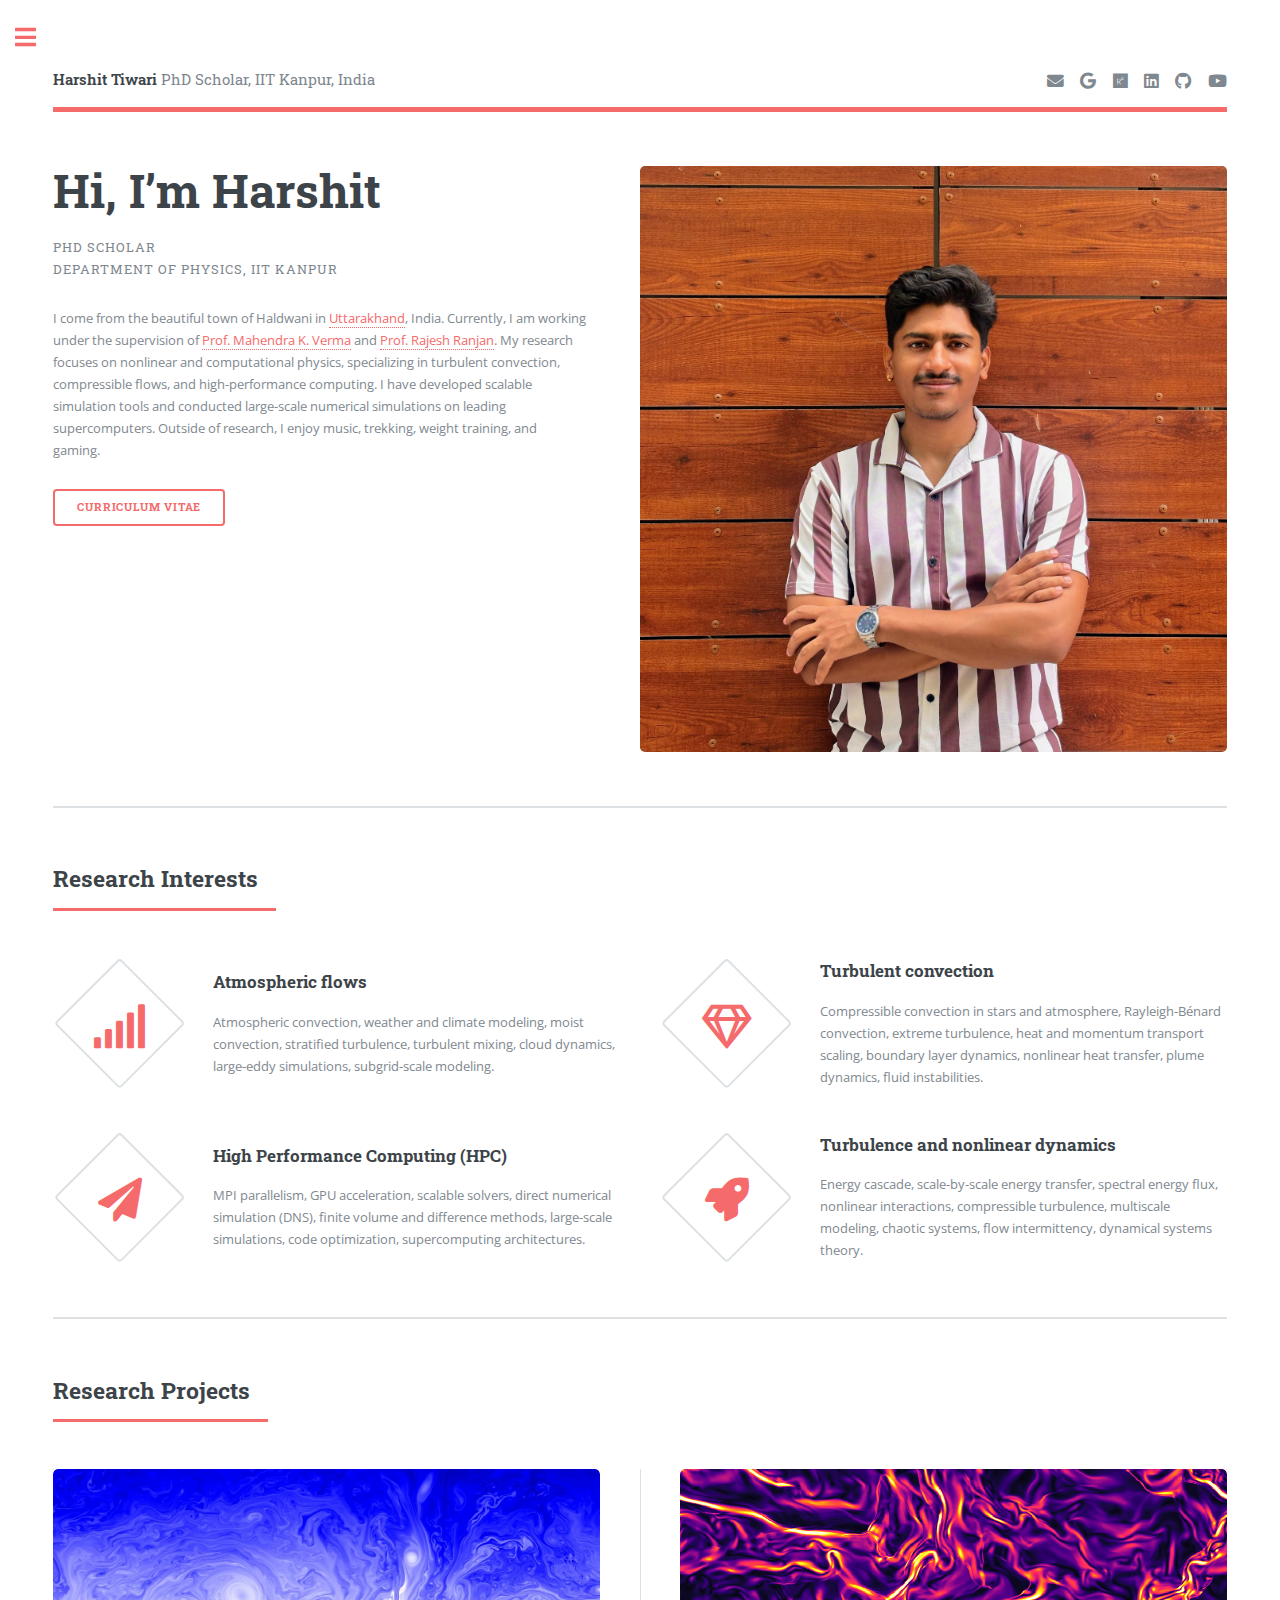
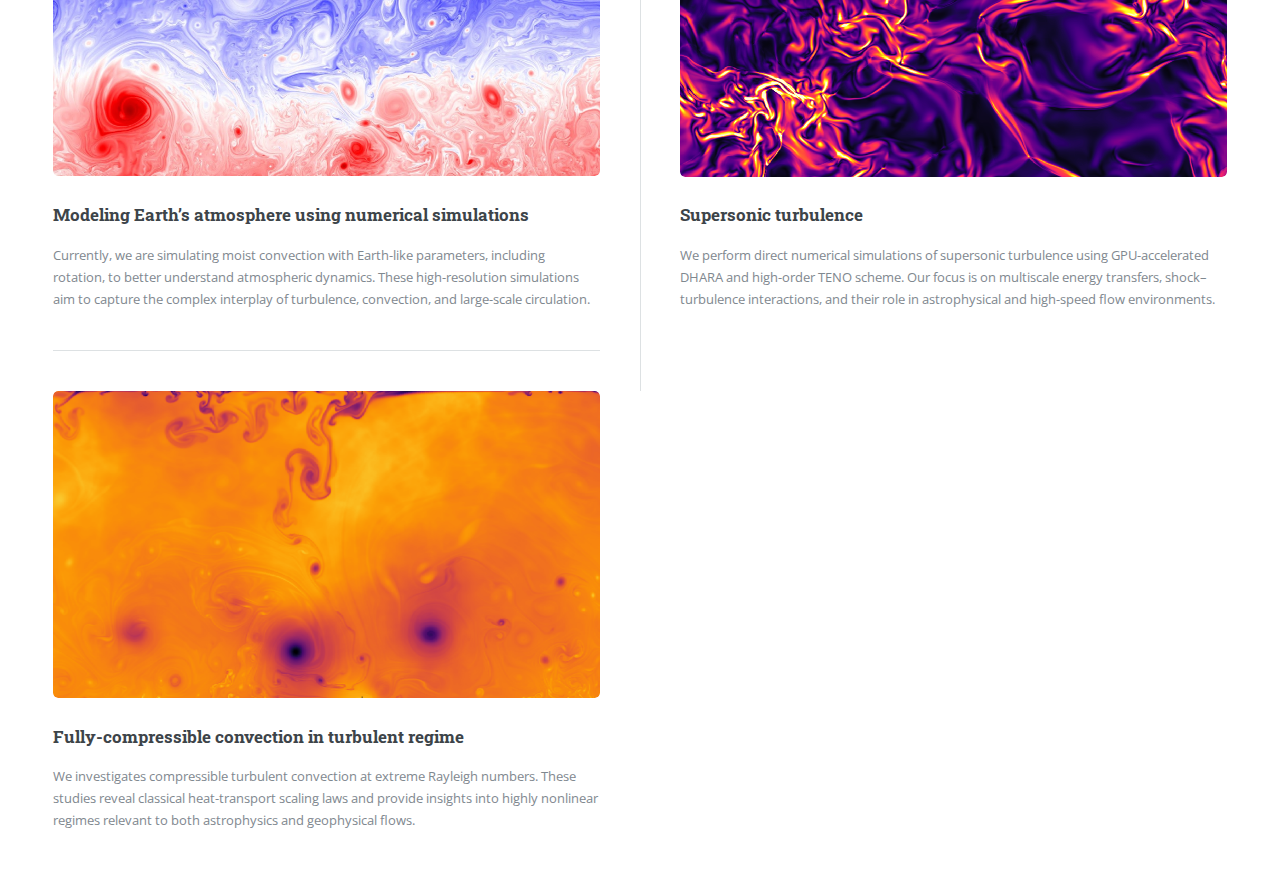
<file: index.html>
<!DOCTYPE HTML>
<!--
	Editorial by HTML5 UP
	html5up.net | @ajlkn
	Free for personal and commercial use under the CCA 3.0 license (html5up.net/license)
-->
<html>
	<head>
		<title>Harshit Tiwari</title>
		<meta charset="utf-8" />
		<meta name="viewport" content="width=device-width, initial-scale=1, user-scalable=no" />
		<link rel="stylesheet" href="assets/css/main.css" />
	</head>
	<body class="is-preload">

		<!-- Wrapper -->
			<div id="wrapper">

				<!-- Main -->
					<div id="main">
						<div class="inner">

							<!-- Header -->
								<header id="header">
									<a href="home.html" class="logo"><strong>Harshit Tiwari</strong> PhD Scholar, IIT Kanpur, India</a>
									<ul class="icons">
										<li><a href="mailto:tharshit@iitk.ac.in" target="_blank" class="icon solid fa-envelope"><span class="label">Email</span></a></li>
										<li><a href="https://scholar.google.com/citations?user=pZsezWMAAAAJ&hl=en" target="_blank" class="icon brands fa-google"><span class="label">Scholar</span></a></li>
										<li><a href="https://www.researchgate.net/profile/Harshit-Tiwari-7?ev=hdr_xprf" target="_blank" class="icon brands fa-researchgate"><span class="label">Researchgate</span></a></li>
										<li><a href="https://www.linkedin.com/in/harshit-tiwari-6989b216b/" target="_blank" class="icon brands fa-linkedin"><span class="label">LinkedIn</span></a></li>
										<li><a href="https://github.com/harshitiwari" target="_blank" class="icon brands fa-github"><span class="label">Github</span></a></li>
										<!-- <li><a href="#" target="_blank" class="icon brands fa-twitter"><span class="label">Twitter</span></a></li> -->
										<li><a href="https://www.youtube.com/channel/UCxZ6-66yuMBDBP5fJDoMlKg" target="_blank" class="icon brands fa-youtube"><span class="label">YouTube</span></a></li>
										<!-- <li><a href="#" target="_blank" class="icon brands fa-instagram"><span class="label">Instagram</span></a></li> -->
									</ul>
								</header>

							<!-- Banner -->
								<section id="banner">
									<div class="content">
										<header>
											<h1>Hi, I’m Harshit</h1>
											<p>PhD Scholar <br> Department of Physics, IIT Kanpur</p>
										</header>
										<p> I come from the beautiful town of Haldwani in 
											<a href="https://en.wikipedia.org/wiki/Uttarakhand" target="_blank">Uttarakhand</a>, India. 
											Currently, I am working under the supervision of 
											<a href="https://sites.google.com/view/mahendra-verma/" target="_blank">Prof. Mahendra K. Verma</a> 
											and <a href="https://home.iitk.ac.in/~rajeshr/" target="_blank">Prof. Rajesh Ranjan</a>.
											My research focuses on nonlinear and computational physics, specializing in turbulent 
											convection, compressible flows, and high-performance computing. 
											I have developed scalable simulation tools and conducted large-scale numerical simulations
											on leading supercomputers. Outside of research, I enjoy music, trekking, weight training, and gaming.
										</p>
										<ul class="actions">
											<li><a href="documents/tiwari_cv_short.pdf" class="button big" target="_blank">Curriculum Vitae</a></li>
										</ul>
									</div>
									<span class="image object">
										<img src="images/pfp.jpeg" alt="" />
									</span>
								</section>

							<!-- Section -->
								<section>
									<header class="major">
										<h2>Research Interests</h2>
									</header>
									<div class="features">
										<article>
											<span class="icon solid fa-signal"></span>
											<div class="content">
												<h3>Atmospheric flows</h3>
												<p>
													Atmospheric convection, weather and climate modeling, moist convection,
													stratified turbulence, turbulent mixing, cloud dynamics,
													large-eddy simulations, subgrid-scale modeling.
												</p>
											</div>
										</article>
										<article>
											<span class="icon fa-gem"></span>
											<div class="content">
												<h3>Turbulent convection</h3>
												<p>
													Compressible convection in stars and atmosphere, Rayleigh-Bénard convection, 
													extreme turbulence, heat and momentum transport scaling, 
													boundary layer dynamics, nonlinear heat transfer, plume dynamics, 
													fluid instabilities.
												</p>
											</div>
										</article>
										<article>
											<span class="icon solid fa-paper-plane"></span>
											<div class="content">
												<h3>High Performance Computing (HPC)</h3>
												<p>
													MPI parallelism, GPU acceleration, scalable solvers, direct numerical simulation (DNS), 
													finite volume and difference methods, large-scale simulations, code optimization, 
													supercomputing architectures.</p>
											</div>
										</article>
										<article>
											<span class="icon solid fa-rocket"></span>
											<div class="content">
												<h3>Turbulence and nonlinear dynamics</h3>
												<p>
													Energy cascade, scale-by-scale energy transfer, spectral energy flux, 
													nonlinear interactions, compressible turbulence, multiscale modeling, 
													chaotic systems, flow intermittency, dynamical systems theory.
												</p>
											</div>
										</article>
									</div>
								</section>

							<!-- Section -->
								<section>
									<header class="major">
										<h2>Research Projects</h2>
									</header>
									<div class="posts">
										<article>
											<a href="#" class="image"><img src="images/convection.jpg" alt="" /></a>
											<h3>Modeling Earth’s atmosphere using numerical simulations </h3>
											<p>
												Currently, we are simulating moist convection with Earth-like parameters, 
												including rotation, to better understand atmospheric dynamics. 
												These high-resolution simulations aim to capture the complex interplay 
												of turbulence, convection, and large-scale circulation.
											</p>
										</article>
										<article>
											<a href="#" class="image"><img src="images/supersonic.png" alt="" /></a>
											<h3>Supersonic turbulence</h3>
											<p>
												We perform direct numerical simulations of supersonic turbulence 
												using GPU-accelerated DHARA and high-order TENO scheme. 
												Our focus is on multiscale energy transfers, shock–turbulence interactions, 
												and their role in astrophysical and high-speed flow environments.
											</p>
										</article>
										<article>
											<a href="" class="image"><img src="images/fcc_box.png" alt="" /></a>
											<h3>Fully-compressible convection in turbulent regime</h3>
											 <p>
												We investigates compressible turbulent convection 
												at extreme Rayleigh numbers. These studies reveal classical 
												heat-transport scaling laws and provide insights into highly 
												nonlinear regimes relevant to both astrophysics and geophysical flows.
											</p>
										</article>
									</div>
								</section>

						</div>
					</div>

				<!-- Sidebar -->
					<div id="sidebar">
						<div class="inner">

							<!-- Search -->
								<section id="search" class="alt">
									<form method="post" action="#">
										<input type="text" name="query" id="query" placeholder="Search" />
									</form>
								</section>

							<!-- Menu -->
								<nav id="menu">
									<header class="major">
										<h2>Menu</h2>
									</header>
									<ul>
										<li><a href="about.html">About Me</a></li>
										<li><a href="research.html">Research</a></li>
										<li><a href="publications.html">Publications</a></li>
										<li>
											<span class="opener">Codes</span>
											<ul>
												<li><a href="#">DHARA</a></li>
												<li><a href="#">Ipsum Adipiscing</a></li>
												<li><a href="#">Tempus Magna</a></li>
												<li><a href="#">Feugiat Veroeros</a></li>
											</ul>
										</li>
										<li><a href="otherprojects.html">Other Projects</a></li>
										<li><a href="blogs.html">Blog</a></li>
										<li><a href="collabs.html">Collaborators</a></li>
										<li><a href="resources.html">Resources</a></li>
									</ul>
								</nav>

							<!-- Section -->
								<section>
									<header class="major">
										<h2>Other Interests</h2>
									</header>
									<div class="mini-posts">
										<article>
											<a href="#" class="image"><img src="images/western_ghats.jpeg" alt="" /></a>
											<p>Explore the treks I’ve ventured on, from scenic trails to challenging summits.</p>
										</article>
										<article>
											<a href="#" class="image"><img src="images/80k_cycling.jpeg" alt="" /></a>
											<p>A glimpse into my fitness activities, from endurance to strength training.</p>
										</article>
										<article>
											<a href="#" class="image"><img src="images/music.jpg" alt="" /></a>
											<p>A space to share my love for music, from relaxing melodies to energizing rhythms.</p>
										</article>
									</div>
									<ul class="actions">
										<li><a href="#" class="button">More</a></li>
									</ul>
								</section>

							<!-- Section -->
								<section>
									<header class="major">
										<h2>Get in touch</h2>
									</header>
									<p>
										I welcome connections, collaborations, and conversations. Whether you 
										have questions about my research, opportunities to discuss, or just 
										want to say hello, feel free to reach out. 
									</p>
									<ul class="contact">
										<li class="icon solid fa-envelope">tharshit@iitk.ac.in <br> harshittiwari1198@gmail.com</li>
										<li class="icon solid fa-phone">(+91) 8958211294</li>
										<li class="icon solid fa-home">D108, Hall 7, IIT Kanpur <br />
										Kanpur 208016, UP, India</li>
									</ul>
								</section>

							<!-- Footer -->
								<footer id="footer">
									<p class="copyright">&copy; Harshit Tiwari. All rights reserved. Design: <a href="https://html5up.net">HTML5 UP</a>.</p>
								</footer>

						</div>
					</div>

			</div>

		<!-- Scripts -->
			<script src="assets/js/jquery.min.js"></script>
			<script src="assets/js/browser.min.js"></script>
			<script src="assets/js/breakpoints.min.js"></script>
			<script src="assets/js/util.js"></script>
			<script src="assets/js/main.js"></script>

	</body>
</html>
</file>
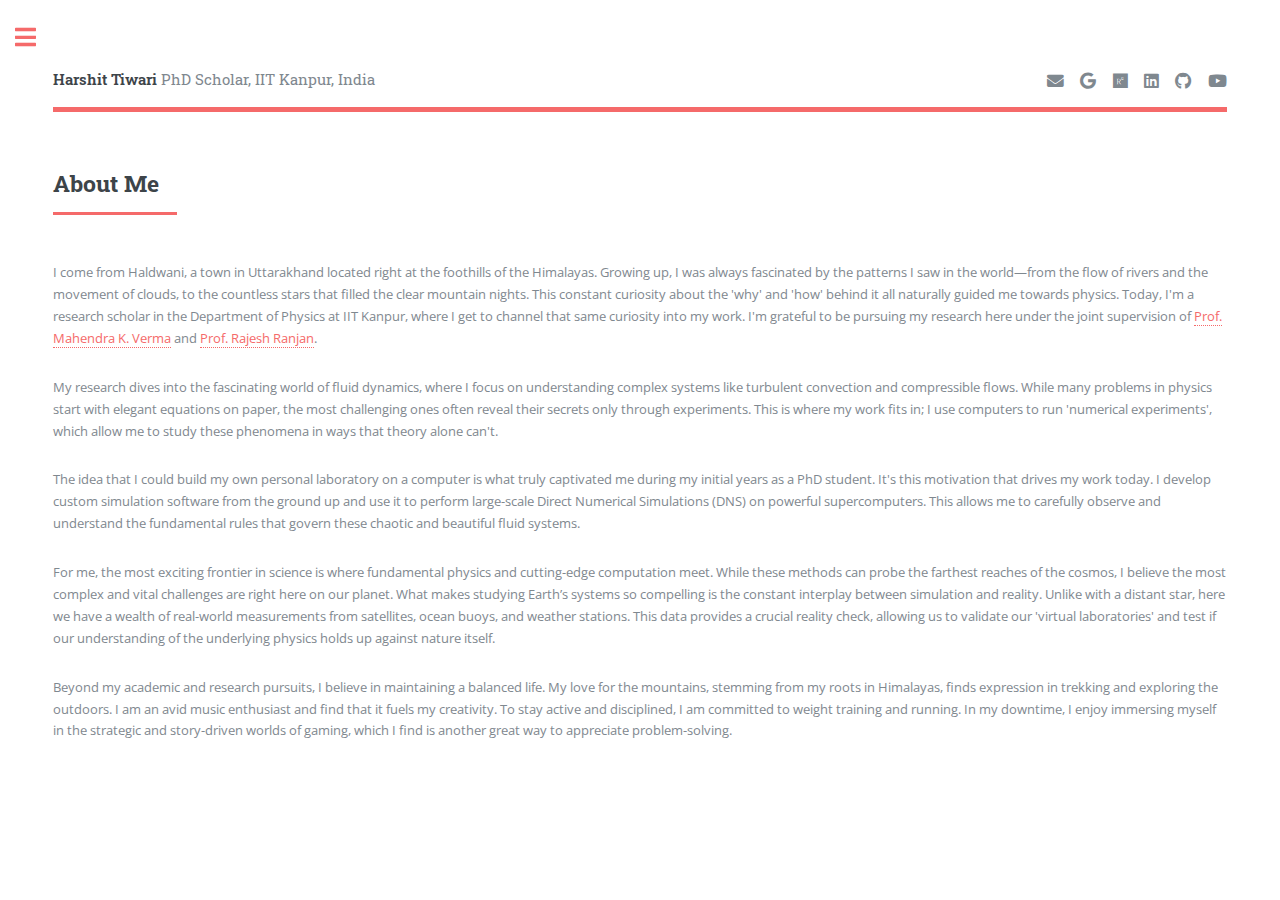
<file: about.html>
<!DOCTYPE HTML>
<!--
	Editorial by HTML5 UP
	html5up.net | @ajlkn
	Free for personal and commercial use under the CCA 3.0 license (html5up.net/license)
-->
<html>
	<head>
		<title>About - Harshit Tiwari</title>
		<meta charset="utf-8" />
		<meta name="viewport" content="width=device-width, initial-scale=1, user-scalable=no" />
		<link rel="stylesheet" href="assets/css/main.css" />
	</head>
	<body class="is-preload">

		<!-- Wrapper -->
			<div id="wrapper">

				<!-- Main -->
					<div id="main">
						<div class="inner">

							<!-- Header -->
								<header id="header">
									<a href="index.html" class="logo"><strong>Harshit Tiwari</strong> PhD Scholar, IIT Kanpur, India</a>
									<ul class="icons">
										<li><a href="mailto:tharshit@iitk.ac.in" target="_blank" class="icon solid fa-envelope"><span class="label">Email</span></a></li>
										<li><a href="https://scholar.google.com/citations?user=pZsezWMAAAAJ&hl=en" target="_blank" class="icon brands fa-google"><span class="label">Scholar</span></a></li>
										<li><a href="https://www.researchgate.net/profile/Harshit-Tiwari-7?ev=hdr_xprf" target="_blank" class="icon brands fa-researchgate"><span class="label">Researchgate</span></a></li>
										<li><a href="https://www.linkedin.com/in/harshit-tiwari-6989b216b/" target="_blank" class="icon brands fa-linkedin"><span class="label">LinkedIn</span></a></li>
										<li><a href="https://github.com/harshitiwari" target="_blank" class="icon brands fa-github"><span class="label">Github</span></a></li>
										<!-- <li><a href="#" target="_blank" class="icon brands fa-twitter"><span class="label">Twitter</span></a></li> -->
										<li><a href="https://www.youtube.com/channel/UCxZ6-66yuMBDBP5fJDoMlKg" target="_blank" class="icon brands fa-youtube"><span class="label">YouTube</span></a></li>
										<!-- <li><a href="#" target="_blank" class="icon brands fa-instagram"><span class="label">Instagram</span></a></li> -->
									</ul>
								</header>

							<!-- Content -->
								<section>
									<header class="major">
										<h2>About Me</h2>
									</header>

									<p>
										I come from Haldwani, a town in Uttarakhand located right at the foothills of the Himalayas. 
										Growing up, I was always fascinated by the patterns I saw in the world—from the flow of rivers 
										and the movement of clouds, to the countless stars that filled the clear mountain nights. This 
										constant curiosity about the 'why' and 'how' behind it all naturally guided me towards physics. 
										Today, I'm a research scholar in the Department of Physics at IIT Kanpur, where I get to channel 
										that same curiosity into my work. I'm grateful to be pursuing my research here under the joint 
										supervision of <a href="https://sites.google.com/view/mahendra-verma/" target="_blank">Prof. Mahendra K. Verma</a> 
										and <a href="https://home.iitk.ac.in/~rajeshr/" target="_blank">Prof. Rajesh Ranjan</a>.
									</p>
									<p>
										My research dives into the fascinating world of fluid dynamics, where I focus on understanding 
										complex systems like turbulent convection and compressible flows. While many problems in physics 
										start with elegant equations on paper, the most challenging ones often reveal their secrets only 
										through experiments. This is where my work fits in; I use computers to run 'numerical experiments',
										which allow me to study these phenomena in ways that theory alone can't. 
									</p>
									<p>
										The idea that I could build my own personal laboratory on a computer is what truly 
										captivated me during my initial years as a PhD student. It's this motivation that drives
										my work today. I develop custom simulation software from the ground up and use it to perform 
										large-scale Direct Numerical Simulations (DNS) on powerful supercomputers. This allows me to 
										carefully observe and understand the fundamental rules that govern these chaotic 
										and beautiful fluid systems.
									</p>
									<p>
										For me, the most exciting frontier in science is where fundamental physics and cutting-edge 
										computation meet. While these methods can probe the farthest reaches of the cosmos, I believe 
										the most complex and vital challenges are right here on our planet. What makes studying Earth’s 
										systems so compelling is the constant interplay between simulation and reality. Unlike with 
										a distant star, here we have a wealth of real-world measurements from satellites, ocean buoys, 
										and weather stations. This data provides a crucial reality check, allowing us to validate 
										our 'virtual laboratories' and test if our understanding of the underlying physics holds up 
										against nature itself.
									</p>
									<p>
										Beyond my academic and research pursuits, I believe in maintaining a balanced life. 
										My love for the mountains, stemming from my roots in Himalayas, finds expression 
										in trekking and exploring the outdoors. I am an avid music enthusiast and find that 
										it fuels my creativity. To stay active and disciplined, I am committed to weight training and running. 
										In my downtime, I enjoy immersing myself in the strategic and story-driven worlds of 
										gaming, which I find is another great way to appreciate problem-solving.
									</p>

									
									
								</section>

						</div>
					</div>

				<!-- Sidebar -->
					<div id="sidebar">
						<div class="inner">

							<!-- Search -->
								<section id="search" class="alt">
									<form method="post" action="#">
										<input type="text" name="query" id="query" placeholder="Search" />
									</form>
								</section>

							<!-- Menu -->
								<nav id="menu">
									<header class="major">
										<h2>Menu</h2>
									</header>
									<ul>
										<li><a href="about.html">About Me</a></li>
										<li><a href="research.html">Research</a></li>
										<li><a href="publications.html">Publications</a></li>
										<li>
											<span class="opener">Codes</span>
											<ul>
												<li><a href="https://harshtiwari.notion.site/DHARA-A-general-fluid-solver-26d6da4c3d6080019eb2de57235cae2b?source=copy_link">DHARA</a></li>
												
											</ul>
										</li>
										<li><a href="otherprojects.html">Other Projects</a></li>
										<li><a href="blogs.html">Blog</a></li>
										<li><a href="collabs.html">Collaborators</a></li>
										<li><a href="resources.html">Resources</a></li>
									</ul>
								</nav>

							<!-- Section -->
								<section>
									<header class="major">
										<h2>Get in touch</h2>
									</header>
									<p>
										I welcome connections, collaborations, and conversations. Whether you 
										have questions about my research, opportunities to discuss, or just 
										want to say hello, feel free to reach out. 
									</p>
									<ul class="contact">
										<li class="icon solid fa-envelope">tharshit@iitk.ac.in <br> harshittiwari1198@gmail.com</li>
										<li class="icon solid fa-phone">(+91) 8958211294</li>
										<li class="icon solid fa-home">D108, Hall 7, IIT Kanpur <br />
										Kanpur 208016, UP, India</li>
									</ul>
								</section>

							<!-- Footer -->
								<footer id="footer">
									<p class="copyright">&copy; Harshit Tiwari. All rights reserved. Design: <a href="https://html5up.net">HTML5 UP</a>.</p>
								</footer>

						</div>
					</div>

			</div>

		<!-- Scripts -->
			<script src="assets/js/jquery.min.js"></script>
			<script src="assets/js/browser.min.js"></script>
			<script src="assets/js/breakpoints.min.js"></script>
			<script src="assets/js/util.js"></script>
			<script src="assets/js/main.js"></script>

	</body>
</html>
</file>
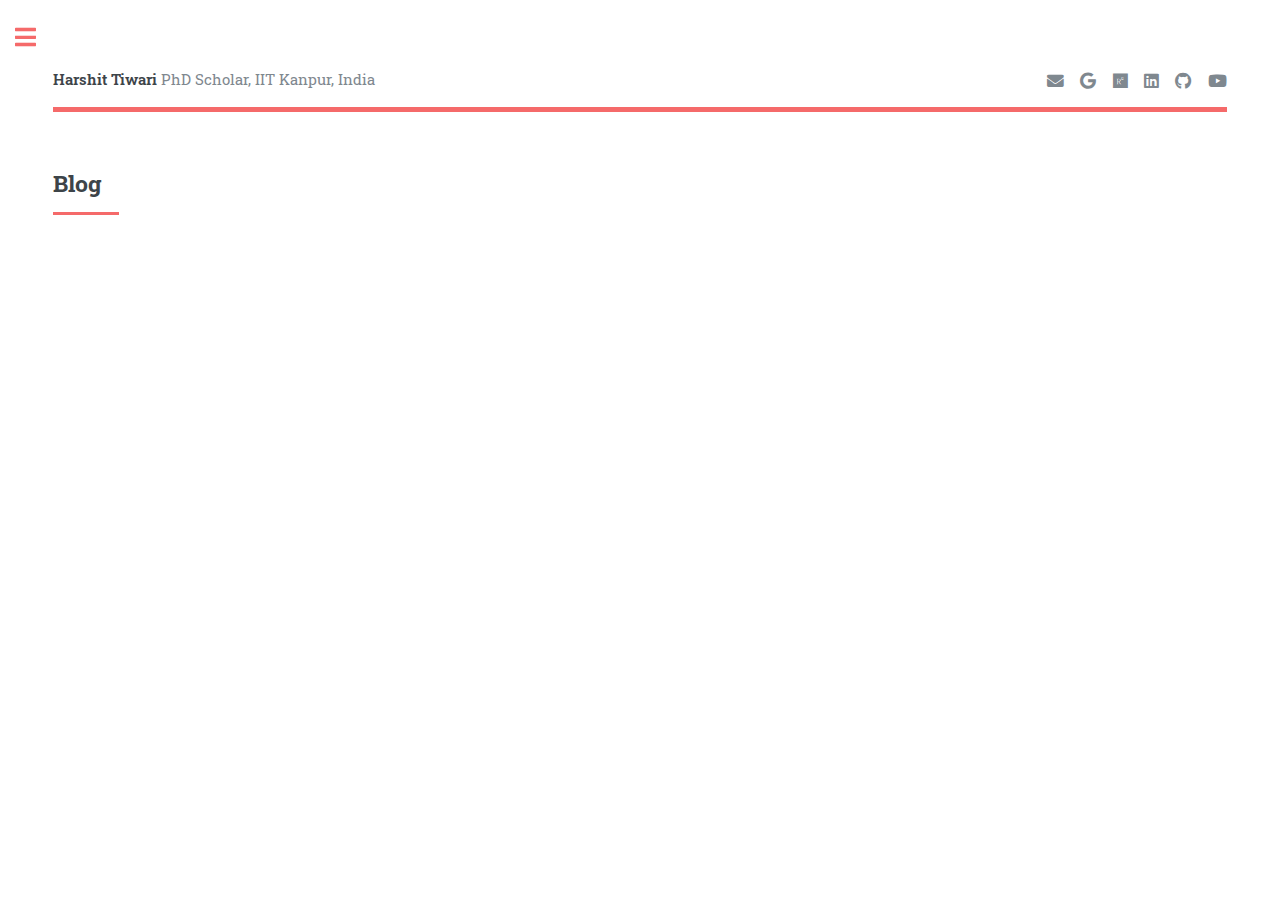
<file: blogs.html>
<!DOCTYPE HTML>
<!--
	Editorial by HTML5 UP
	html5up.net | @ajlkn
	Free for personal and commercial use under the CCA 3.0 license (html5up.net/license)
-->
<html>
	<head>
		<title>Blogs - Harshit Tiwari</title>
		<meta charset="utf-8" />
		<meta name="viewport" content="width=device-width, initial-scale=1, user-scalable=no" />
		<link rel="stylesheet" href="assets/css/main.css" />
	</head>
	<body class="is-preload">

		<!-- Wrapper -->
			<div id="wrapper">

				<!-- Main -->
					<div id="main">
						<div class="inner">

							<!-- Header -->
								<header id="header">
									<a href="index.html" class="logo"><strong>Harshit Tiwari</strong> PhD Scholar, IIT Kanpur, India</a>
									<ul class="icons">
										<li><a href="mailto:tharshit@iitk.ac.in" target="_blank" class="icon solid fa-envelope"><span class="label">Email</span></a></li>
										<li><a href="https://scholar.google.com/citations?user=pZsezWMAAAAJ&hl=en" target="_blank" class="icon brands fa-google"><span class="label">Scholar</span></a></li>
										<li><a href="https://www.researchgate.net/profile/Harshit-Tiwari-7?ev=hdr_xprf" target="_blank" class="icon brands fa-researchgate"><span class="label">Researchgate</span></a></li>
										<li><a href="https://www.linkedin.com/in/harshit-tiwari-6989b216b/" target="_blank" class="icon brands fa-linkedin"><span class="label">LinkedIn</span></a></li>
										<li><a href="https://github.com/harshitiwari" target="_blank" class="icon brands fa-github"><span class="label">Github</span></a></li>
										<!-- <li><a href="#" target="_blank" class="icon brands fa-twitter"><span class="label">Twitter</span></a></li> -->
										<li><a href="https://www.youtube.com/channel/UCxZ6-66yuMBDBP5fJDoMlKg" target="_blank" class="icon brands fa-youtube"><span class="label">YouTube</span></a></li>
										<!-- <li><a href="#" target="_blank" class="icon brands fa-instagram"><span class="label">Instagram</span></a></li> -->
									</ul>
								</header>

							<!-- Content -->
								<section>
									<header class="major">
										<h2>Blog</h2>
									</header>

									
									
									
								</section>

						</div>
					</div>

				<!-- Sidebar -->
					<div id="sidebar">
						<div class="inner">

							<!-- Search -->
								<section id="search" class="alt">
									<form method="post" action="#">
										<input type="text" name="query" id="query" placeholder="Search" />
									</form>
								</section>

							<!-- Menu -->
								<nav id="menu">
									<header class="major">
										<h2>Menu</h2>
									</header>
									<ul>
										<li><a href="about.html">About Me</a></li>
										<li><a href="research.html">Research</a></li>
										<li><a href="publications.html">Publications</a></li>
										<li>
											<span class="opener">Codes</span>
											<ul>
												<li><a href="#">DHARA</a></li>
												<li><a href="#">Ipsum Adipiscing</a></li>
												<li><a href="#">Tempus Magna</a></li>
												<li><a href="#">Feugiat Veroeros</a></li>
											</ul>
										</li>
										<li><a href="otherprojects.html">Other Projects</a></li>
										<li><a href="blogs.html">Blog</a></li>
										<li><a href="collabs.html">Collaborators</a></li>
										<li><a href="resources.html">Resources</a></li>
									</ul>
								</nav>

							<!-- Section -->
								<section>
									<header class="major">
										<h2>Get in touch</h2>
									</header>
									<p>
										I welcome connections, collaborations, and conversations. Whether you 
										have questions about my research, opportunities to discuss, or just 
										want to say hello, feel free to reach out. 
									</p>
									<ul class="contact">
										<li class="icon solid fa-envelope">tharshit@iitk.ac.in <br> harshittiwari1198@gmail.com</li>
										<li class="icon solid fa-phone">(+91) 8958211294</li>
										<li class="icon solid fa-home">D108, Hall 7, IIT Kanpur <br />
										Kanpur 208016, UP, India</li>
									</ul>
								</section>

							<!-- Footer -->
								<footer id="footer">
									<p class="copyright">&copy; Harshit Tiwari. All rights reserved. Design: <a href="https://html5up.net">HTML5 UP</a>.</p>
								</footer>

						</div>
					</div>

			</div>

		<!-- Scripts -->
			<script src="assets/js/jquery.min.js"></script>
			<script src="assets/js/browser.min.js"></script>
			<script src="assets/js/breakpoints.min.js"></script>
			<script src="assets/js/util.js"></script>
			<script src="assets/js/main.js"></script>

	</body>
</html>
</file>
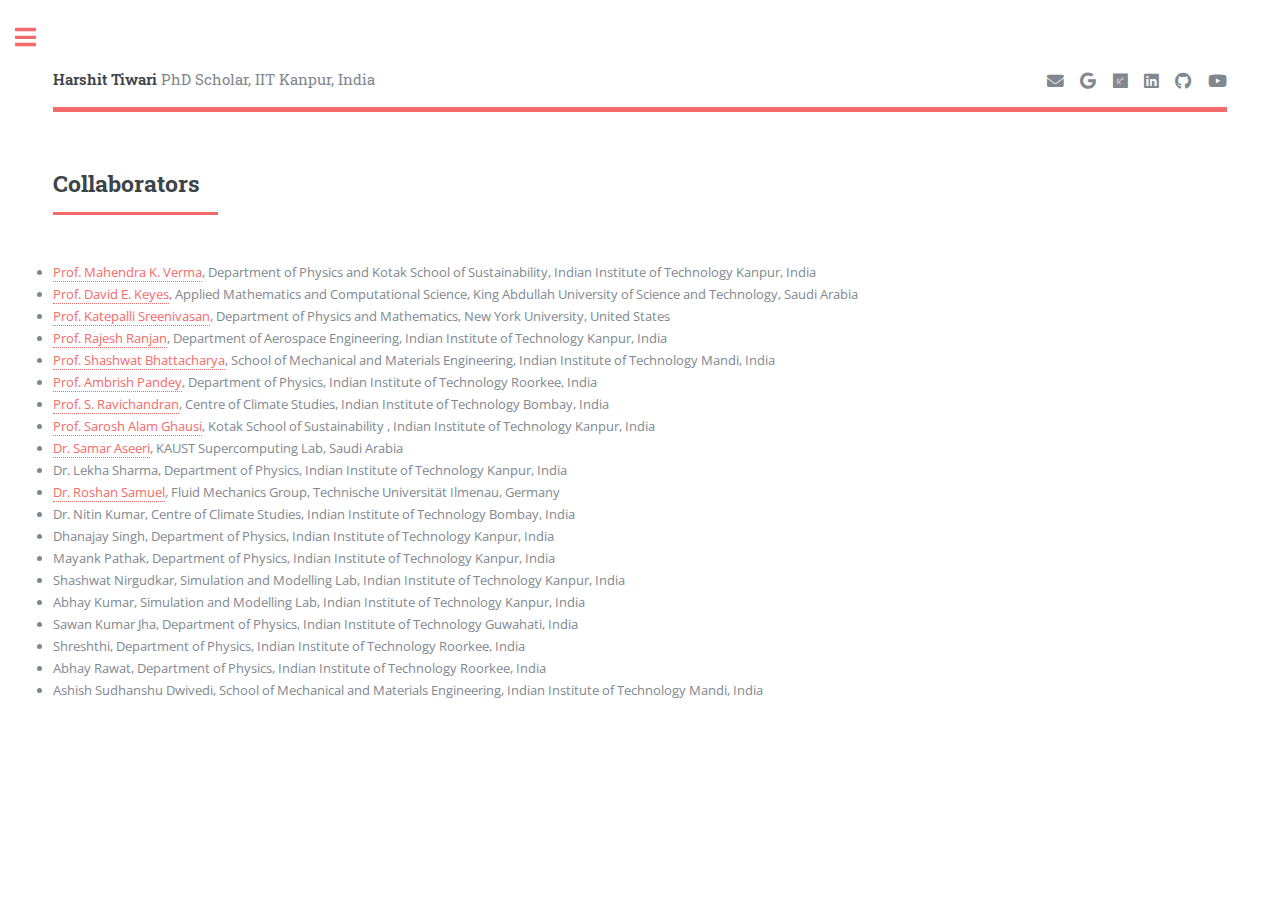
<file: collabs.html>
<!DOCTYPE HTML>
<!--
	Editorial by HTML5 UP
	html5up.net | @ajlkn
	Free for personal and commercial use under the CCA 3.0 license (html5up.net/license)
-->
<html>
	<head>
		<title>Collaborators - Harshit Tiwari</title>
		<meta charset="utf-8" />
		<meta name="viewport" content="width=device-width, initial-scale=1, user-scalable=no" />
		<link rel="stylesheet" href="assets/css/main.css" />
	</head>
	<body class="is-preload">

		<!-- Wrapper -->
			<div id="wrapper">

				<!-- Main -->
					<div id="main">
						<div class="inner">

							<!-- Header -->
								<header id="header">
									<a href="index.html" class="logo"><strong>Harshit Tiwari</strong> PhD Scholar, IIT Kanpur, India</a>
									<ul class="icons">
										<li><a href="mailto:tharshit@iitk.ac.in" target="_blank" class="icon solid fa-envelope"><span class="label">Email</span></a></li>
										<li><a href="https://scholar.google.com/citations?user=pZsezWMAAAAJ&hl=en" target="_blank" class="icon brands fa-google"><span class="label">Scholar</span></a></li>
										<li><a href="https://www.researchgate.net/profile/Harshit-Tiwari-7?ev=hdr_xprf" target="_blank" class="icon brands fa-researchgate"><span class="label">Researchgate</span></a></li>
										<li><a href="https://www.linkedin.com/in/harshit-tiwari-6989b216b/" target="_blank" class="icon brands fa-linkedin"><span class="label">LinkedIn</span></a></li>
										<li><a href="https://github.com/harshitiwari" target="_blank" class="icon brands fa-github"><span class="label">Github</span></a></li>
										<!-- <li><a href="#" target="_blank" class="icon brands fa-twitter"><span class="label">Twitter</span></a></li> -->
										<li><a href="https://www.youtube.com/channel/UCxZ6-66yuMBDBP5fJDoMlKg" target="_blank" class="icon brands fa-youtube"><span class="label">YouTube</span></a></li>
										<!-- <li><a href="#" target="_blank" class="icon brands fa-instagram"><span class="label">Instagram</span></a></li> -->
									</ul>
								</header>

							<!-- Content -->
								<section>
									<header class="major">
										<h2>Collaborators</h2>
									</header>
									<li><a href="https://sites.google.com/view/mahendra-verma/" target="_blank">Prof. Mahendra K. Verma</a>,
										 Department of Physics and Kotak School of Sustainability, Indian Institute of Technology Kanpur, India</li>

									<li><a href="https://www.kaust.edu.sa/en/study/faculty/david-keyes" target="_blank">Prof. David E. Keyes</a>, 
										Applied Mathematics and Computational Science, King Abdullah University of Science and Technology, Saudi Arabia</li>
									
									<li><a href="https://engineering.nyu.edu/faculty/katepalli-sreenivasan" target="_blank">Prof. Katepalli Sreenivasan</a>, 
										Department of Physics and Mathematics, New York University, United States</li>
	
									<li><a href="https://home.iitk.ac.in/~rajeshr/" target="_blank">Prof. Rajesh Ranjan</a>, 
										Department of Aerospace Engineering, Indian Institute of Technology Kanpur, India</li>

									<li><a href="https://sites.google.com/view/drshashwatbhattacharya/about-me?authuser=0" target="_blank">Prof. Shashwat Bhattacharya</a>,
										 School of Mechanical and Materials Engineering, Indian Institute of Technology Mandi, India</li>
									
									<li><a href="https://sites.google.com/view/ambrish-pandey/home?authuser=0" target="_blank">Prof. Ambrish Pandey</a>,
										 Department of Physics, Indian Institute of Technology Roorkee, India</li>

									<li><a href="https://sites.google.com/view/iitb-sravichandran/home?authuser=0" target="_blank">Prof. S. Ravichandran</a>,
										 Centre of Climate Studies, Indian Institute of Technology Bombay, India</li>

									<li><a href="https://www.bgc-jena.mpg.de/person/sghausi/2206" target="_blank">Prof. Sarosh Alam Ghausi</a>,
										 Kotak School of Sustainability , Indian Institute of Technology Kanpur, India</li>

									<li><a href="https://qcrg.kaust.edu.sa/SAMAR.html" target="_blank">Dr. Samar Aseeri</a>,
										KAUST Supercomputing Lab, Saudi Arabia</li>

									<li>Dr. Lekha Sharma, Department of Physics, Indian Institute of Technology Kanpur, India</li>
									
									<li><a href="https://roshansamuel.github.io/" target="_blank">Dr. Roshan Samuel</a>, 
										Fluid Mechanics Group, Technische Universität Ilmenau, Germany</li>
									
									<li>Dr. Nitin Kumar, Centre of Climate Studies, Indian Institute of Technology Bombay, India</li>

									<li>Dhanajay Singh, Department of Physics, Indian Institute of Technology Kanpur, India</li>
									<li>Mayank Pathak, Department of Physics, Indian Institute of Technology Kanpur, India</li>
									<li>Shashwat Nirgudkar, Simulation and Modelling Lab, Indian Institute of Technology Kanpur, India</li>
									<li>Abhay Kumar, Simulation and Modelling Lab, Indian Institute of Technology Kanpur, India</li>
									
									<li>Sawan Kumar Jha, Department of Physics, Indian Institute of Technology Guwahati, India</li>

									<li>Shreshthi, Department of Physics, Indian Institute of Technology Roorkee, India</li>
									<li>Abhay Rawat, Department of Physics, Indian Institute of Technology Roorkee, India</li>
									
									<li>Ashish Sudhanshu Dwivedi, School of Mechanical and Materials Engineering, Indian Institute of Technology Mandi, India</li>



									
									
									
								</section>

						</div>
					</div>

				<!-- Sidebar -->
					<div id="sidebar">
						<div class="inner">

							<!-- Search -->
								<section id="search" class="alt">
									<form method="post" action="#">
										<input type="text" name="query" id="query" placeholder="Search" />
									</form>
								</section>

							<!-- Menu -->
								<nav id="menu">
									<header class="major">
										<h2>Menu</h2>
									</header>
									<ul>
										<li><a href="about.html">About Me</a></li>
										<li><a href="research.html">Research</a></li>
										<li><a href="publications.html">Publications</a></li>
										<li>
											<span class="opener">Codes</span>
											<ul>
												<li><a href="#">DHARA</a></li>
												<li><a href="#">Ipsum Adipiscing</a></li>
												<li><a href="#">Tempus Magna</a></li>
												<li><a href="#">Feugiat Veroeros</a></li>
											</ul>
										</li>
										<li><a href="otherprojects.html">Other Projects</a></li>
										<li><a href="blogs.html">Blog</a></li>
										<li><a href="collabs.html">Collaborators</a></li>
										<li><a href="resources.html">Resources</a></li>
									</ul>
								</nav>

							<!-- Section -->
								<section>
									<header class="major">
										<h2>Get in touch</h2>
									</header>
									<p>
										I welcome connections, collaborations, and conversations. Whether you 
										have questions about my research, opportunities to discuss, or just 
										want to say hello, feel free to reach out. 
									</p>
									<ul class="contact">
										<li class="icon solid fa-envelope">tharshit@iitk.ac.in <br> harshittiwari1198@gmail.com</li>
										<li class="icon solid fa-phone">(+91) 8958211294</li>
										<li class="icon solid fa-home">D108, Hall 7, IIT Kanpur <br />
										Kanpur 208016, UP, India</li>
									</ul>
								</section>

							<!-- Footer -->
								<footer id="footer">
									<p class="copyright">&copy; Harshit Tiwari. All rights reserved. Design: <a href="https://html5up.net">HTML5 UP</a>.</p>
								</footer>

						</div>
					</div>

			</div>

		<!-- Scripts -->
			<script src="assets/js/jquery.min.js"></script>
			<script src="assets/js/browser.min.js"></script>
			<script src="assets/js/breakpoints.min.js"></script>
			<script src="assets/js/util.js"></script>
			<script src="assets/js/main.js"></script>

	</body>
</html>
</file>
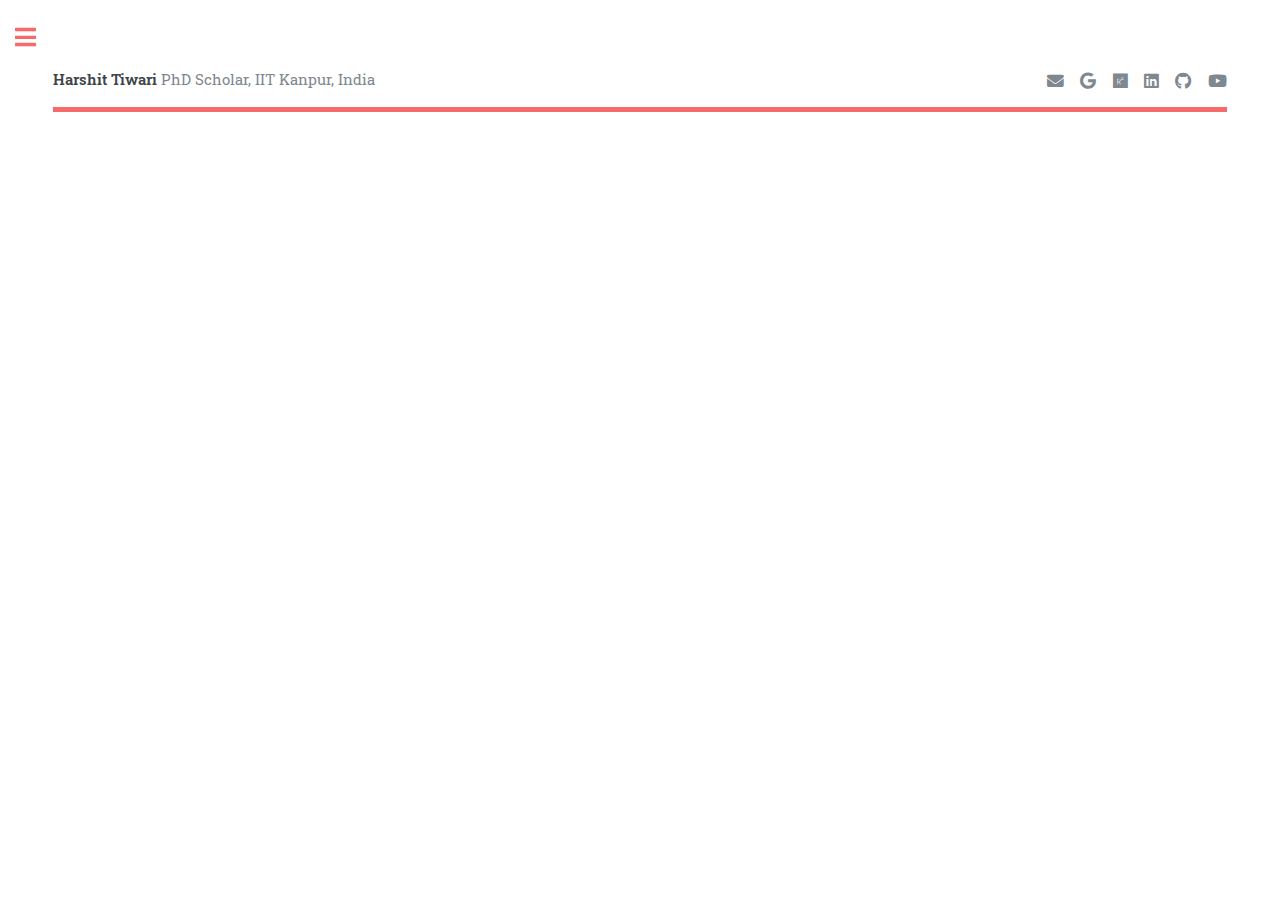
<file: dhara.html>
<!DOCTYPE HTML>
<!--
	Editorial by HTML5 UP
	html5up.net | @ajlkn
	Free for personal and commercial use under the CCA 3.0 license (html5up.net/license)
-->
<html>
	<head>
		<title>DHARA - A general fluid solver</title>
		<meta charset="utf-8" />
		<meta name="viewport" content="width=device-width, initial-scale=1, user-scalable=no" />
		<link rel="stylesheet" href="assets/css/main.css" />
	</head>
	<body class="is-preload">

		<!-- Wrapper -->
			<div id="wrapper">

				<!-- Main -->
					<div id="main">
						<div class="inner">

							<!-- Header -->
								<header id="header">
									<a href="index.html" class="logo"><strong>Harshit Tiwari</strong> PhD Scholar, IIT Kanpur, India</a>
									<ul class="icons">
										<li><a href="mailto:tharshit@iitk.ac.in" target="_blank" class="icon solid fa-envelope"><span class="label">Email</span></a></li>
										<li><a href="https://scholar.google.com/citations?user=pZsezWMAAAAJ&hl=en" target="_blank" class="icon brands fa-google"><span class="label">Scholar</span></a></li>
										<li><a href="https://www.researchgate.net/profile/Harshit-Tiwari-7?ev=hdr_xprf" target="_blank" class="icon brands fa-researchgate"><span class="label">Researchgate</span></a></li>
										<li><a href="https://www.linkedin.com/in/harshit-tiwari-6989b216b/" target="_blank" class="icon brands fa-linkedin"><span class="label">LinkedIn</span></a></li>
										<li><a href="https://github.com/harshitiwari" target="_blank" class="icon brands fa-github"><span class="label">Github</span></a></li>
										<!-- <li><a href="#" target="_blank" class="icon brands fa-twitter"><span class="label">Twitter</span></a></li> -->
										<li><a href="https://www.youtube.com/channel/UCxZ6-66yuMBDBP5fJDoMlKg" target="_blank" class="icon brands fa-youtube"><span class="label">YouTube</span></a></li>
										<!-- <li><a href="#" target="_blank" class="icon brands fa-instagram"><span class="label">Instagram</span></a></li> -->
									</ul>
								</header>

							<!-- Content -->

								<div class="notion-embed-container">
								<iframe 
									src="https://harshtiwari.notion.site/ebd/26d6da4c3d6080019eb2de57235cae2b" 
									frameborder="0" 
									allowfullscreen>
								</iframe>
								</div>
									

						</div>
					</div>

				<!-- Sidebar -->
					<div id="sidebar">
						<div class="inner">

							<!-- Search -->
								<section id="search" class="alt">
									<form method="post" action="#">
										<input type="text" name="query" id="query" placeholder="Search" />
									</form>
								</section>

							<!-- Menu -->
								<nav id="menu">
									<header class="major">
										<h2>Menu</h2>
									</header>
									<ul>
										<li><a href="about.html">About Me</a></li>
										<li><a href="research.html">Research</a></li>
										<li><a href="publications.html">Publications</a></li>
										<li>
											<span class="opener">Codes</span>
											<ul>
												<li><a href="dhara.html">DHARA</a></li>
												<li><a href="#">Ipsum Adipiscing</a></li>
												<li><a href="#">Tempus Magna</a></li>
												<li><a href="#">Feugiat Veroeros</a></li>
											</ul>
										</li>
										<li><a href="otherprojects.html">Other Projects</a></li>
										<li><a href="blogs.html">Blog</a></li>
										<li><a href="collabs.html">Collaborators</a></li>
										<li><a href="resources.html">Resources</a></li>
									</ul>
								</nav>

							<!-- Section -->
								<section>
									<header class="major">
										<h2>Get in touch</h2>
									</header>
									<p>
										I welcome connections, collaborations, and conversations. Whether you 
										have questions about my research, opportunities to discuss, or just 
										want to say hello, feel free to reach out. 
									</p>
									<ul class="contact">
										<li class="icon solid fa-envelope">tharshit@iitk.ac.in <br> harshittiwari1198@gmail.com</li>
										<li class="icon solid fa-phone">(+91) 8958211294</li>
										<li class="icon solid fa-home">D108, Hall 7, IIT Kanpur <br />
										Kanpur 208016, UP, India</li>
									</ul>
								</section>

							<!-- Footer -->
								<footer id="footer">
									<p class="copyright">&copy; Harshit Tiwari. All rights reserved. Design: <a href="https://html5up.net">HTML5 UP</a>.</p>
								</footer>

						</div>
					</div>

			</div>

		<!-- Scripts -->
			<script src="assets/js/jquery.min.js"></script>
			<script src="assets/js/browser.min.js"></script>
			<script src="assets/js/breakpoints.min.js"></script>
			<script src="assets/js/util.js"></script>
			<script src="assets/js/main.js"></script>

	</body>
</html>
</file>
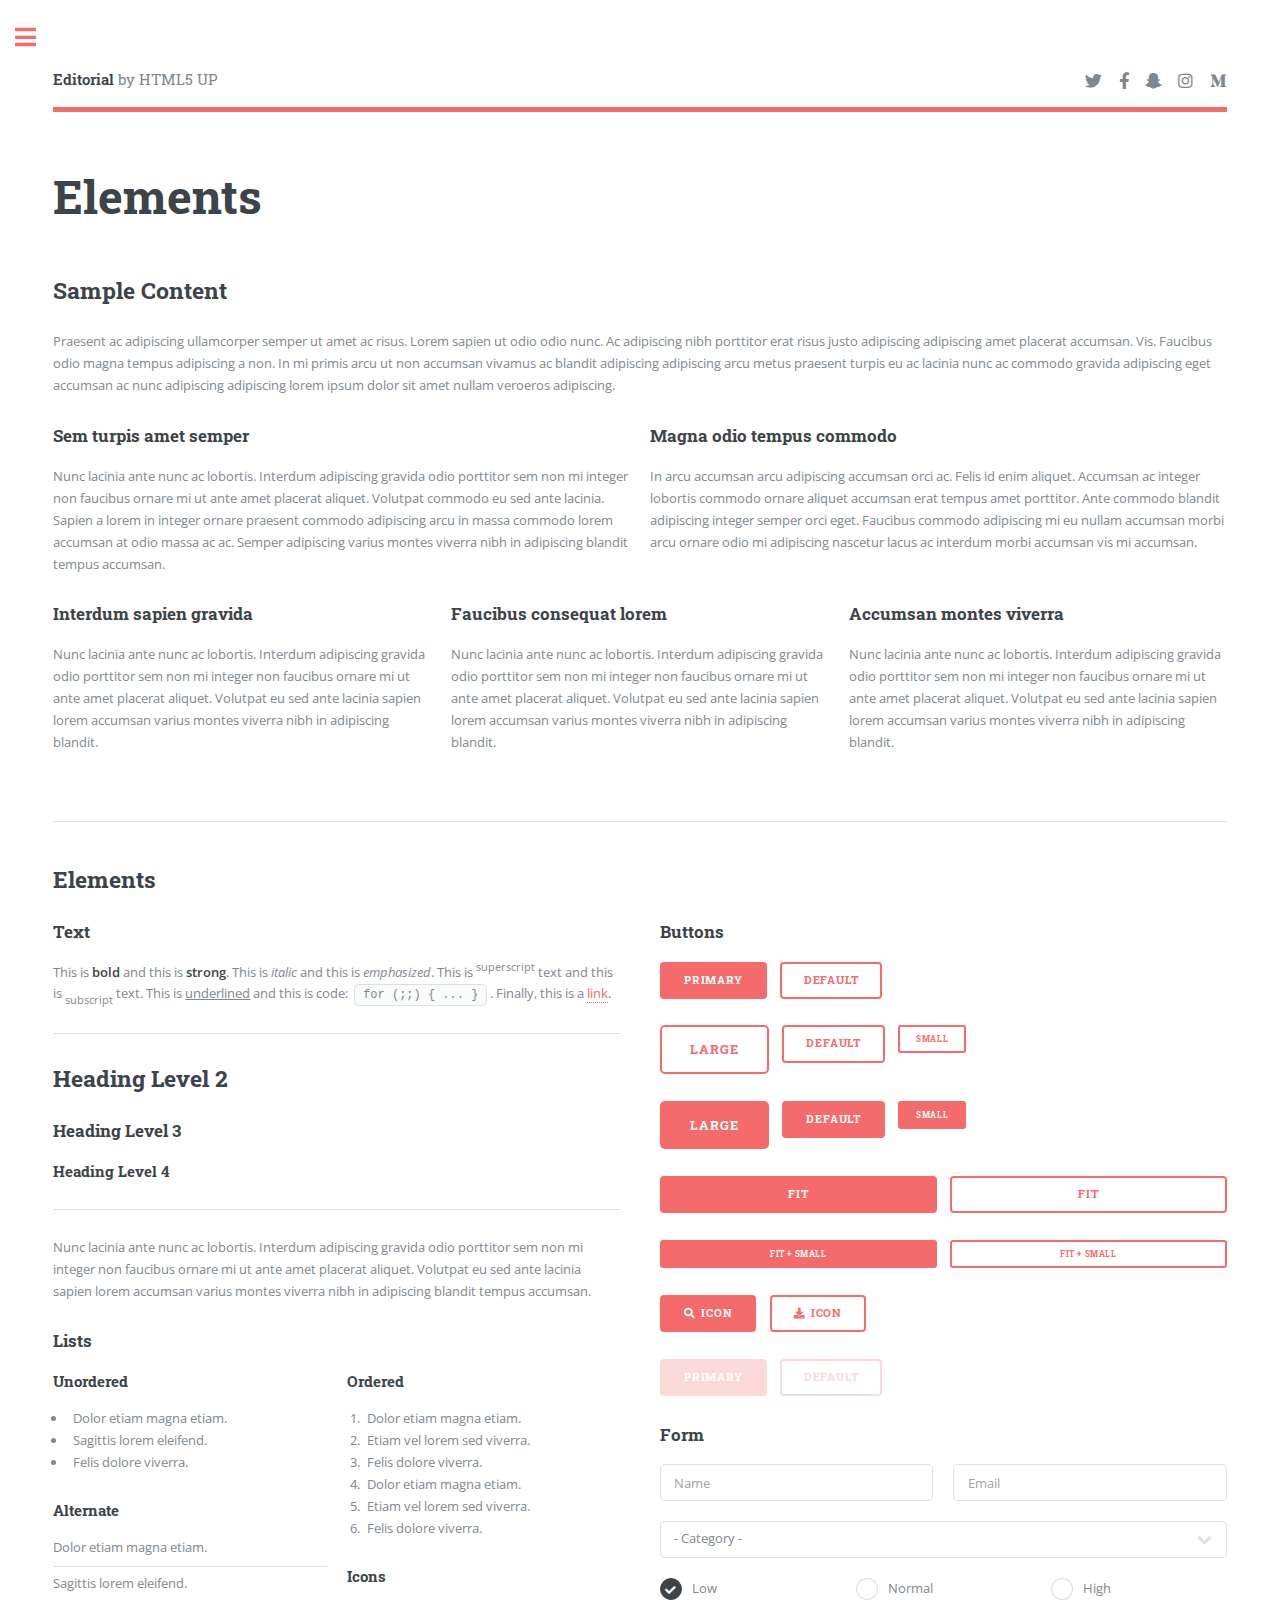
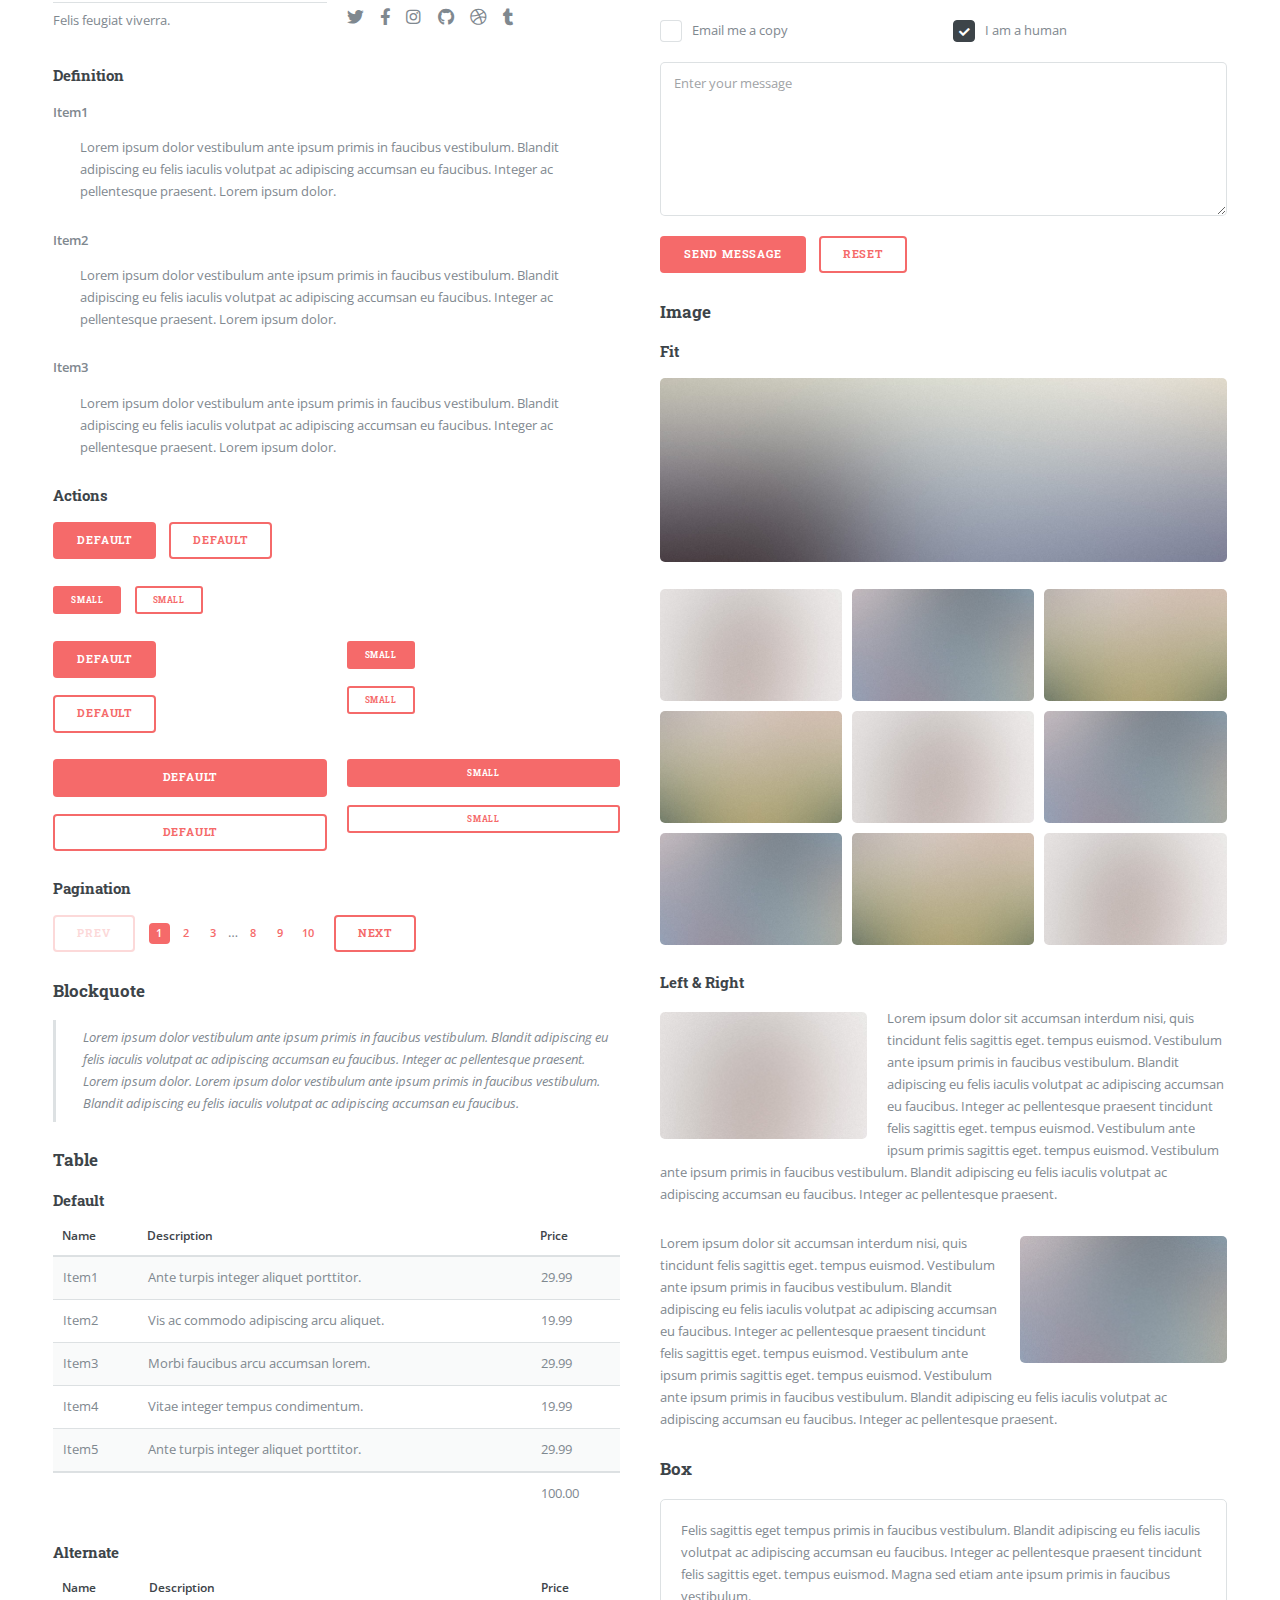
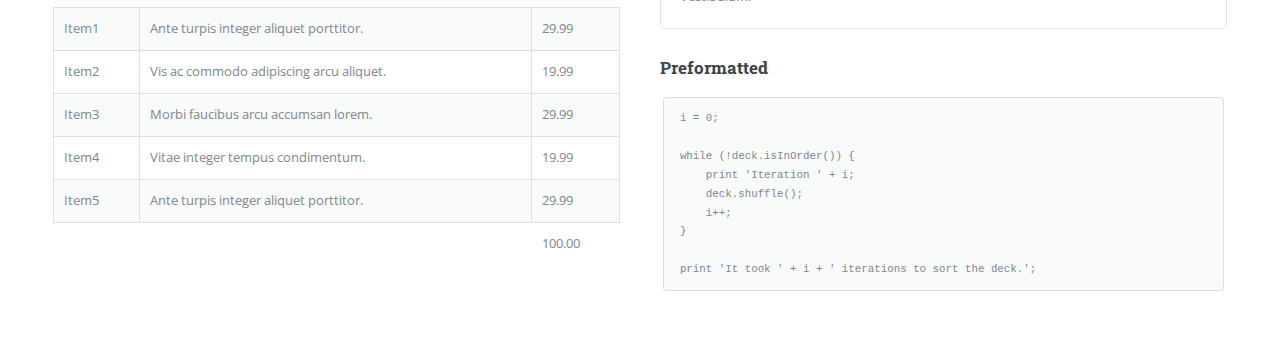
<file: elements.html>
<!DOCTYPE HTML>
<!--
	Editorial by HTML5 UP
	html5up.net | @ajlkn
	Free for personal and commercial use under the CCA 3.0 license (html5up.net/license)
-->
<html>
	<head>
		<title>Elements - Editorial by HTML5 UP</title>
		<meta charset="utf-8" />
		<meta name="viewport" content="width=device-width, initial-scale=1, user-scalable=no" />
		<link rel="stylesheet" href="assets/css/main.css" />
	</head>
	<body class="is-preload">

		<!-- Wrapper -->
			<div id="wrapper">

				<!-- Main -->
					<div id="main">
						<div class="inner">

							<!-- Header -->
								<header id="header">
									<a href="index.html" class="logo"><strong>Editorial</strong> by HTML5 UP</a>
									<ul class="icons">
										<li><a href="#" class="icon brands fa-twitter"><span class="label">Twitter</span></a></li>
										<li><a href="#" class="icon brands fa-facebook-f"><span class="label">Facebook</span></a></li>
										<li><a href="#" class="icon brands fa-snapchat-ghost"><span class="label">Snapchat</span></a></li>
										<li><a href="#" class="icon brands fa-instagram"><span class="label">Instagram</span></a></li>
										<li><a href="#" class="icon brands fa-medium-m"><span class="label">Medium</span></a></li>
									</ul>
								</header>

							<!-- Content -->
								<section>
									<header class="main">
										<h1>Elements</h1>
									</header>

									<!-- Content -->
										<h2 id="content">Sample Content</h2>
										<p>Praesent ac adipiscing ullamcorper semper ut amet ac risus. Lorem sapien ut odio odio nunc. Ac adipiscing nibh porttitor erat risus justo adipiscing adipiscing amet placerat accumsan. Vis. Faucibus odio magna tempus adipiscing a non. In mi primis arcu ut non accumsan vivamus ac blandit adipiscing adipiscing arcu metus praesent turpis eu ac lacinia nunc ac commodo gravida adipiscing eget accumsan ac nunc adipiscing adipiscing lorem ipsum dolor sit amet nullam veroeros adipiscing.</p>
										<div class="row">
											<div class="col-6 col-12-small">
												<h3>Sem turpis amet semper</h3>
												<p>Nunc lacinia ante nunc ac lobortis. Interdum adipiscing gravida odio porttitor sem non mi integer non faucibus ornare mi ut ante amet placerat aliquet. Volutpat commodo eu sed ante lacinia. Sapien a lorem in integer ornare praesent commodo adipiscing arcu in massa commodo lorem accumsan at odio massa ac ac. Semper adipiscing varius montes viverra nibh in adipiscing blandit tempus accumsan.</p>
											</div>
											<div class="col-6 col-12-small">
												<h3>Magna odio tempus commodo</h3>
												<p>In arcu accumsan arcu adipiscing accumsan orci ac. Felis id enim aliquet. Accumsan ac integer lobortis commodo ornare aliquet accumsan erat tempus amet porttitor. Ante commodo blandit adipiscing integer semper orci eget. Faucibus commodo adipiscing mi eu nullam accumsan morbi arcu ornare odio mi adipiscing nascetur lacus ac interdum morbi accumsan vis mi accumsan.</p>
											</div>
											<!-- Break -->
											<div class="col-4 col-12-medium">
												<h3>Interdum sapien gravida</h3>
												<p>Nunc lacinia ante nunc ac lobortis. Interdum adipiscing gravida odio porttitor sem non mi integer non faucibus ornare mi ut ante amet placerat aliquet. Volutpat eu sed ante lacinia sapien lorem accumsan varius montes viverra nibh in adipiscing blandit.</p>
											</div>
											<div class="col-4 col-12-medium">
												<h3>Faucibus consequat lorem</h3>
												<p>Nunc lacinia ante nunc ac lobortis. Interdum adipiscing gravida odio porttitor sem non mi integer non faucibus ornare mi ut ante amet placerat aliquet. Volutpat eu sed ante lacinia sapien lorem accumsan varius montes viverra nibh in adipiscing blandit.</p>
											</div>
											<div class="col-4 col-12-medium">
												<h3>Accumsan montes viverra</h3>
												<p>Nunc lacinia ante nunc ac lobortis. Interdum adipiscing gravida odio porttitor sem non mi integer non faucibus ornare mi ut ante amet placerat aliquet. Volutpat eu sed ante lacinia sapien lorem accumsan varius montes viverra nibh in adipiscing blandit.</p>
											</div>
										</div>

									<hr class="major" />

									<!-- Elements -->
										<h2 id="elements">Elements</h2>
										<div class="row gtr-200">
											<div class="col-6 col-12-medium">

												<!-- Text stuff -->
													<h3>Text</h3>
													<p>This is <b>bold</b> and this is <strong>strong</strong>. This is <i>italic</i> and this is <em>emphasized</em>.
													This is <sup>superscript</sup> text and this is <sub>subscript</sub> text.
													This is <u>underlined</u> and this is code: <code>for (;;) { ... }</code>.
													Finally, this is a <a href="#">link</a>.</p>
													<hr />
													<h2>Heading Level 2</h2>
													<h3>Heading Level 3</h3>
													<h4>Heading Level 4</h4>
													<hr />
													<p>Nunc lacinia ante nunc ac lobortis. Interdum adipiscing gravida odio porttitor sem non mi integer non faucibus ornare mi ut ante amet placerat aliquet. Volutpat eu sed ante lacinia sapien lorem accumsan varius montes viverra nibh in adipiscing blandit tempus accumsan.</p>

												<!-- Lists -->
													<h3>Lists</h3>
													<div class="row">
														<div class="col-6 col-12-small">

															<h4>Unordered</h4>
															<ul>
																<li>Dolor etiam magna etiam.</li>
																<li>Sagittis lorem eleifend.</li>
																<li>Felis dolore viverra.</li>
															</ul>

															<h4>Alternate</h4>
															<ul class="alt">
																<li>Dolor etiam magna etiam.</li>
																<li>Sagittis lorem eleifend.</li>
																<li>Felis feugiat viverra.</li>
															</ul>

														</div>
														<div class="col-6 col-12-small">

															<h4>Ordered</h4>
															<ol>
																<li>Dolor etiam magna etiam.</li>
																<li>Etiam vel lorem sed viverra.</li>
																<li>Felis dolore viverra.</li>
																<li>Dolor etiam magna etiam.</li>
																<li>Etiam vel lorem sed viverra.</li>
																<li>Felis dolore viverra.</li>
															</ol>

															<h4>Icons</h4>
															<ul class="icons">
																<li><a href="#" class="icon brands fa-twitter"><span class="label">Twitter</span></a></li>
																<li><a href="#" class="icon brands fa-facebook-f"><span class="label">Facebook</span></a></li>
																<li><a href="#" class="icon brands fa-instagram"><span class="label">Instagram</span></a></li>
																<li><a href="#" class="icon brands fa-github"><span class="label">Github</span></a></li>
																<li><a href="#" class="icon brands fa-dribbble"><span class="label">Dribbble</span></a></li>
																<li><a href="#" class="icon brands fa-tumblr"><span class="label">Tumblr</span></a></li>
															</ul>

														</div>
													</div>
													<h4>Definition</h4>
													<dl>
														<dt>Item1</dt>
														<dd>
															<p>Lorem ipsum dolor vestibulum ante ipsum primis in faucibus vestibulum. Blandit adipiscing eu felis iaculis volutpat ac adipiscing accumsan eu faucibus. Integer ac pellentesque praesent. Lorem ipsum dolor.</p>
														</dd>
														<dt>Item2</dt>
														<dd>
															<p>Lorem ipsum dolor vestibulum ante ipsum primis in faucibus vestibulum. Blandit adipiscing eu felis iaculis volutpat ac adipiscing accumsan eu faucibus. Integer ac pellentesque praesent. Lorem ipsum dolor.</p>
														</dd>
														<dt>Item3</dt>
														<dd>
															<p>Lorem ipsum dolor vestibulum ante ipsum primis in faucibus vestibulum. Blandit adipiscing eu felis iaculis volutpat ac adipiscing accumsan eu faucibus. Integer ac pellentesque praesent. Lorem ipsum dolor.</p>
														</dd>
													</dl>

													<h4>Actions</h4>
													<ul class="actions">
														<li><a href="#" class="button primary">Default</a></li>
														<li><a href="#" class="button">Default</a></li>
													</ul>
													<ul class="actions small">
														<li><a href="#" class="button primary small">Small</a></li>
														<li><a href="#" class="button small">Small</a></li>
													</ul>
													<div class="row">
														<div class="col-6 col-12-small">
															<ul class="actions stacked">
																<li><a href="#" class="button primary">Default</a></li>
																<li><a href="#" class="button">Default</a></li>
															</ul>
														</div>
														<div class="col-6 col-12-small">
															<ul class="actions stacked">
																<li><a href="#" class="button primary small">Small</a></li>
																<li><a href="#" class="button small">Small</a></li>
															</ul>
														</div>
														<div class="col-6 col-12-small">
															<ul class="actions stacked">
																<li><a href="#" class="button primary fit">Default</a></li>
																<li><a href="#" class="button fit">Default</a></li>
															</ul>
														</div>
														<div class="col-6 col-12-small">
															<ul class="actions stacked">
																<li><a href="#" class="button primary small fit">Small</a></li>
																<li><a href="#" class="button small fit">Small</a></li>
															</ul>
														</div>
													</div>

													<h4>Pagination</h4>
													<ul class="pagination">
														<li><span class="button disabled">Prev</span></li>
														<li><a href="#" class="page active">1</a></li>
														<li><a href="#" class="page">2</a></li>
														<li><a href="#" class="page">3</a></li>
														<li><span>&hellip;</span></li>
														<li><a href="#" class="page">8</a></li>
														<li><a href="#" class="page">9</a></li>
														<li><a href="#" class="page">10</a></li>
														<li><a href="#" class="button">Next</a></li>
													</ul>

												<!-- Blockquote -->
													<h3>Blockquote</h3>
													<blockquote>Lorem ipsum dolor vestibulum ante ipsum primis in faucibus vestibulum. Blandit adipiscing eu felis iaculis volutpat ac adipiscing accumsan eu faucibus. Integer ac pellentesque praesent. Lorem ipsum dolor. Lorem ipsum dolor vestibulum ante ipsum primis in faucibus vestibulum. Blandit adipiscing eu felis iaculis volutpat ac adipiscing accumsan eu faucibus.</blockquote>

												<!-- Table -->
													<h3>Table</h3>

													<h4>Default</h4>
													<div class="table-wrapper">
														<table>
															<thead>
																<tr>
																	<th>Name</th>
																	<th>Description</th>
																	<th>Price</th>
																</tr>
															</thead>
															<tbody>
																<tr>
																	<td>Item1</td>
																	<td>Ante turpis integer aliquet porttitor.</td>
																	<td>29.99</td>
																</tr>
																<tr>
																	<td>Item2</td>
																	<td>Vis ac commodo adipiscing arcu aliquet.</td>
																	<td>19.99</td>
																</tr>
																<tr>
																	<td>Item3</td>
																	<td> Morbi faucibus arcu accumsan lorem.</td>
																	<td>29.99</td>
																</tr>
																<tr>
																	<td>Item4</td>
																	<td>Vitae integer tempus condimentum.</td>
																	<td>19.99</td>
																</tr>
																<tr>
																	<td>Item5</td>
																	<td>Ante turpis integer aliquet porttitor.</td>
																	<td>29.99</td>
																</tr>
															</tbody>
															<tfoot>
																<tr>
																	<td colspan="2"></td>
																	<td>100.00</td>
																</tr>
															</tfoot>
														</table>
													</div>

													<h4>Alternate</h4>
													<div class="table-wrapper">
														<table class="alt">
															<thead>
																<tr>
																	<th>Name</th>
																	<th>Description</th>
																	<th>Price</th>
																</tr>
															</thead>
															<tbody>
																<tr>
																	<td>Item1</td>
																	<td>Ante turpis integer aliquet porttitor.</td>
																	<td>29.99</td>
																</tr>
																<tr>
																	<td>Item2</td>
																	<td>Vis ac commodo adipiscing arcu aliquet.</td>
																	<td>19.99</td>
																</tr>
																<tr>
																	<td>Item3</td>
																	<td> Morbi faucibus arcu accumsan lorem.</td>
																	<td>29.99</td>
																</tr>
																<tr>
																	<td>Item4</td>
																	<td>Vitae integer tempus condimentum.</td>
																	<td>19.99</td>
																</tr>
																<tr>
																	<td>Item5</td>
																	<td>Ante turpis integer aliquet porttitor.</td>
																	<td>29.99</td>
																</tr>
															</tbody>
															<tfoot>
																<tr>
																	<td colspan="2"></td>
																	<td>100.00</td>
																</tr>
															</tfoot>
														</table>
													</div>

											</div>
											<div class="col-6 col-12-medium">

												<!-- Buttons -->
													<h3>Buttons</h3>
													<ul class="actions">
														<li><a href="#" class="button primary">Primary</a></li>
														<li><a href="#" class="button">Default</a></li>
													</ul>
													<ul class="actions">
														<li><a href="#" class="button large">Large</a></li>
														<li><a href="#" class="button">Default</a></li>
														<li><a href="#" class="button small">Small</a></li>
													</ul>
													<ul class="actions">
														<li><a href="#" class="button primary large">Large</a></li>
														<li><a href="#" class="button primary">Default</a></li>
														<li><a href="#" class="button primary small">Small</a></li>
													</ul>
													<ul class="actions fit">
														<li><a href="#" class="button primary fit">Fit</a></li>
														<li><a href="#" class="button fit">Fit</a></li>
													</ul>
													<ul class="actions fit small">
														<li><a href="#" class="button primary fit small">Fit + Small</a></li>
														<li><a href="#" class="button fit small">Fit + Small</a></li>
													</ul>
													<ul class="actions">
														<li><a href="#" class="button primary icon solid fa-search">Icon</a></li>
														<li><a href="#" class="button icon solid fa-download">Icon</a></li>
													</ul>
													<ul class="actions">
														<li><span class="button primary disabled">Primary</span></li>
														<li><span class="button disabled">Default</span></li>
													</ul>

												<!-- Form -->
													<h3>Form</h3>

													<form method="post" action="#">
														<div class="row gtr-uniform">
															<div class="col-6 col-12-xsmall">
																<input type="text" name="demo-name" id="demo-name" value="" placeholder="Name" />
															</div>
															<div class="col-6 col-12-xsmall">
																<input type="email" name="demo-email" id="demo-email" value="" placeholder="Email" />
															</div>
															<!-- Break -->
															<div class="col-12">
																<select name="demo-category" id="demo-category">
																	<option value="">- Category -</option>
																	<option value="1">Manufacturing</option>
																	<option value="1">Shipping</option>
																	<option value="1">Administration</option>
																	<option value="1">Human Resources</option>
																</select>
															</div>
															<!-- Break -->
															<div class="col-4 col-12-small">
																<input type="radio" id="demo-priority-low" name="demo-priority" checked>
																<label for="demo-priority-low">Low</label>
															</div>
															<div class="col-4 col-12-small">
																<input type="radio" id="demo-priority-normal" name="demo-priority">
																<label for="demo-priority-normal">Normal</label>
															</div>
															<div class="col-4 col-12-small">
																<input type="radio" id="demo-priority-high" name="demo-priority">
																<label for="demo-priority-high">High</label>
															</div>
															<!-- Break -->
															<div class="col-6 col-12-small">
																<input type="checkbox" id="demo-copy" name="demo-copy">
																<label for="demo-copy">Email me a copy</label>
															</div>
															<div class="col-6 col-12-small">
																<input type="checkbox" id="demo-human" name="demo-human" checked>
																<label for="demo-human">I am a human</label>
															</div>
															<!-- Break -->
															<div class="col-12">
																<textarea name="demo-message" id="demo-message" placeholder="Enter your message" rows="6"></textarea>
															</div>
															<!-- Break -->
															<div class="col-12">
																<ul class="actions">
																	<li><input type="submit" value="Send Message" class="primary" /></li>
																	<li><input type="reset" value="Reset" /></li>
																</ul>
															</div>
														</div>
													</form>

												<!-- Image -->
													<h3>Image</h3>

													<h4>Fit</h4>
													<span class="image fit"><img src="images/pic11.jpg" alt="" /></span>
													<div class="box alt">
														<div class="row gtr-50 gtr-uniform">
															<div class="col-4"><span class="image fit"><img src="images/pic01.jpg" alt="" /></span></div>
															<div class="col-4"><span class="image fit"><img src="images/pic02.jpg" alt="" /></span></div>
															<div class="col-4"><span class="image fit"><img src="images/pic03.jpg" alt="" /></span></div>
															<!-- Break -->
															<div class="col-4"><span class="image fit"><img src="images/pic03.jpg" alt="" /></span></div>
															<div class="col-4"><span class="image fit"><img src="images/pic01.jpg" alt="" /></span></div>
															<div class="col-4"><span class="image fit"><img src="images/pic02.jpg" alt="" /></span></div>
															<!-- Break -->
															<div class="col-4"><span class="image fit"><img src="images/pic02.jpg" alt="" /></span></div>
															<div class="col-4"><span class="image fit"><img src="images/pic03.jpg" alt="" /></span></div>
															<div class="col-4"><span class="image fit"><img src="images/pic01.jpg" alt="" /></span></div>
														</div>
													</div>

													<h4>Left &amp; Right</h4>
													<p><span class="image left"><img src="images/pic01.jpg" alt="" /></span>Lorem ipsum dolor sit accumsan interdum nisi, quis tincidunt felis sagittis eget. tempus euismod. Vestibulum ante ipsum primis in faucibus vestibulum. Blandit adipiscing eu felis iaculis volutpat ac adipiscing accumsan eu faucibus. Integer ac pellentesque praesent tincidunt felis sagittis eget. tempus euismod. Vestibulum ante ipsum primis sagittis eget. tempus euismod. Vestibulum ante ipsum primis in faucibus vestibulum. Blandit adipiscing eu felis iaculis volutpat ac adipiscing accumsan eu faucibus. Integer ac pellentesque praesent.</p>
													<p><span class="image right"><img src="images/pic02.jpg" alt="" /></span>Lorem ipsum dolor sit accumsan interdum nisi, quis tincidunt felis sagittis eget. tempus euismod. Vestibulum ante ipsum primis in faucibus vestibulum. Blandit adipiscing eu felis iaculis volutpat ac adipiscing accumsan eu faucibus. Integer ac pellentesque praesent tincidunt felis sagittis eget. tempus euismod. Vestibulum ante ipsum primis sagittis eget. tempus euismod. Vestibulum ante ipsum primis in faucibus vestibulum. Blandit adipiscing eu felis iaculis volutpat ac adipiscing accumsan eu faucibus. Integer ac pellentesque praesent.</p>

												<!-- Box -->
													<h3>Box</h3>
													<div class="box">
														<p>Felis sagittis eget tempus primis in faucibus vestibulum. Blandit adipiscing eu felis iaculis volutpat ac adipiscing accumsan eu faucibus. Integer ac pellentesque praesent tincidunt felis sagittis eget. tempus euismod. Magna sed etiam ante ipsum primis in faucibus vestibulum.</p>
													</div>

												<!-- Preformatted Code -->
													<h3>Preformatted</h3>
													<pre><code>i = 0;

while (!deck.isInOrder()) {
    print 'Iteration ' + i;
    deck.shuffle();
    i++;
}

print 'It took ' + i + ' iterations to sort the deck.';
</code></pre>

											</div>
										</div>

								</section>

						</div>
					</div>

				<!-- Sidebar -->
					<div id="sidebar">
						<div class="inner">

							<!-- Search -->
								<section id="search" class="alt">
									<form method="post" action="#">
										<input type="text" name="query" id="query" placeholder="Search" />
									</form>
								</section>

							<!-- Menu -->
								<nav id="menu">
									<header class="major">
										<h2>Menu</h2>
									</header>
									<ul>
										<li><a href="index.html">Homepage</a></li>
										<li><a href="generic.html">Generic</a></li>
										<li><a href="elements.html">Elements</a></li>
										<li>
											<span class="opener">Submenu</span>
											<ul>
												<li><a href="#">Lorem Dolor</a></li>
												<li><a href="#">Ipsum Adipiscing</a></li>
												<li><a href="#">Tempus Magna</a></li>
												<li><a href="#">Feugiat Veroeros</a></li>
											</ul>
										</li>
										<li><a href="#">Etiam Dolore</a></li>
										<li><a href="#">Adipiscing</a></li>
										<li>
											<span class="opener">Another Submenu</span>
											<ul>
												<li><a href="#">Lorem Dolor</a></li>
												<li><a href="#">Ipsum Adipiscing</a></li>
												<li><a href="#">Tempus Magna</a></li>
												<li><a href="#">Feugiat Veroeros</a></li>
											</ul>
										</li>
										<li><a href="#">Maximus Erat</a></li>
										<li><a href="#">Sapien Mauris</a></li>
										<li><a href="#">Amet Lacinia</a></li>
									</ul>
								</nav>

							<!-- Section -->
								<section>
									<header class="major">
										<h2>Ante interdum</h2>
									</header>
									<div class="mini-posts">
										<article>
											<a href="#" class="image"><img src="images/pic07.jpg" alt="" /></a>
											<p>Aenean ornare velit lacus, ac varius enim lorem ullamcorper dolore aliquam.</p>
										</article>
										<article>
											<a href="#" class="image"><img src="images/pic08.jpg" alt="" /></a>
											<p>Aenean ornare velit lacus, ac varius enim lorem ullamcorper dolore aliquam.</p>
										</article>
										<article>
											<a href="#" class="image"><img src="images/pic09.jpg" alt="" /></a>
											<p>Aenean ornare velit lacus, ac varius enim lorem ullamcorper dolore aliquam.</p>
										</article>
									</div>
									<ul class="actions">
										<li><a href="#" class="button">More</a></li>
									</ul>
								</section>

							<!-- Section -->
								<section>
									<header class="major">
										<h2>Get in touch</h2>
									</header>
									<p>Sed varius enim lorem ullamcorper dolore aliquam aenean ornare velit lacus, ac varius enim lorem ullamcorper dolore. Proin sed aliquam facilisis ante interdum. Sed nulla amet lorem feugiat tempus aliquam.</p>
									<ul class="contact">
										<li class="icon solid fa-envelope"><a href="#">information@untitled.tld</a></li>
										<li class="icon solid fa-phone">(000) 000-0000</li>
										<li class="icon solid fa-home">1234 Somewhere Road #8254<br />
										Nashville, TN 00000-0000</li>
									</ul>
								</section>

							<!-- Footer -->
								<footer id="footer">
									<p class="copyright">&copy; Untitled. All rights reserved. Demo Images: <a href="https://unsplash.com">Unsplash</a>. Design: <a href="https://html5up.net">HTML5 UP</a>.</p>
								</footer>

						</div>
					</div>

			</div>

		<!-- Scripts -->
			<script src="assets/js/jquery.min.js"></script>
			<script src="assets/js/browser.min.js"></script>
			<script src="assets/js/breakpoints.min.js"></script>
			<script src="assets/js/util.js"></script>
			<script src="assets/js/main.js"></script>

	</body>
</html>
</file>
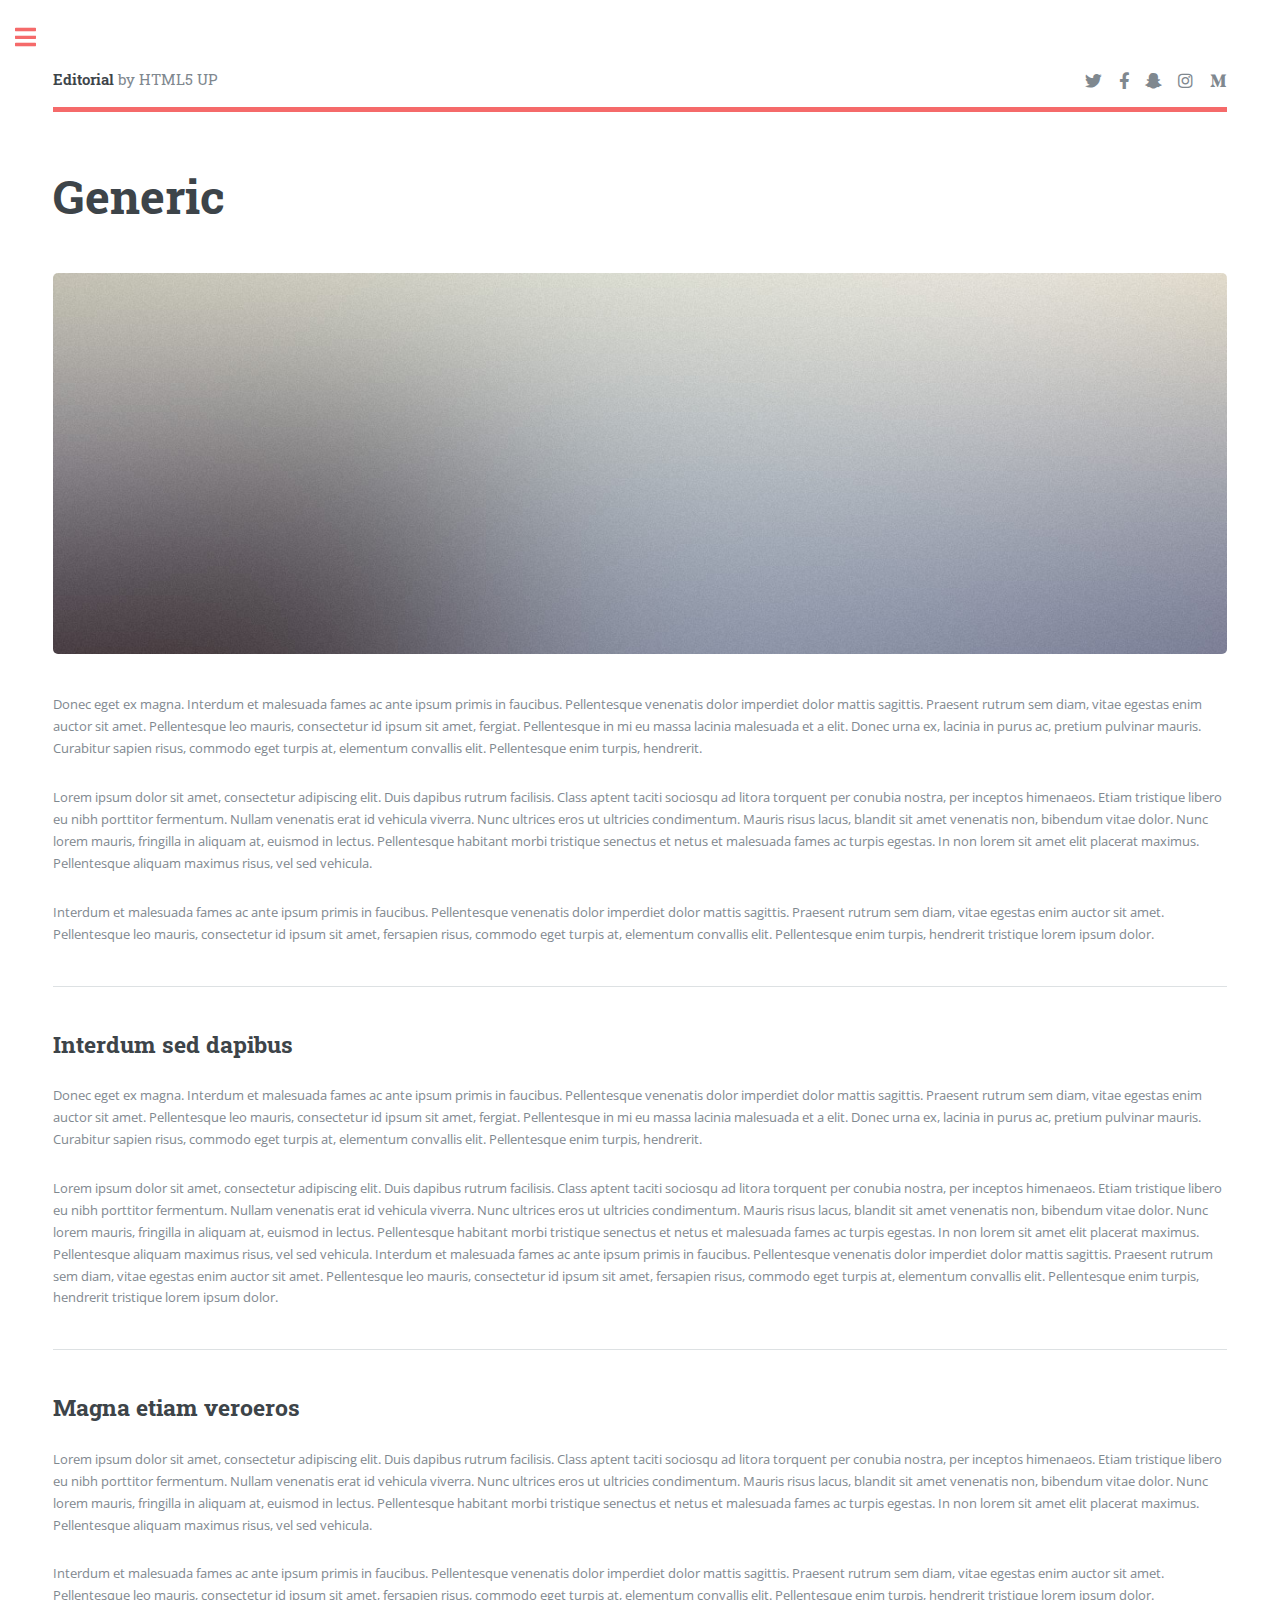
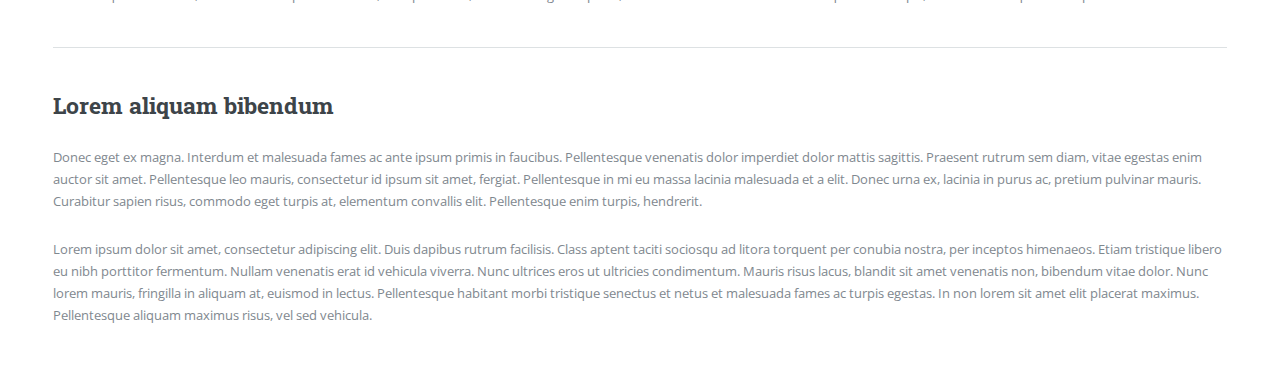
<file: generic.html>
<!DOCTYPE HTML>
<!--
	Editorial by HTML5 UP
	html5up.net | @ajlkn
	Free for personal and commercial use under the CCA 3.0 license (html5up.net/license)
-->
<html>
	<head>
		<title>Generic - Editorial by HTML5 UP</title>
		<meta charset="utf-8" />
		<meta name="viewport" content="width=device-width, initial-scale=1, user-scalable=no" />
		<link rel="stylesheet" href="assets/css/main.css" />
	</head>
	<body class="is-preload">

		<!-- Wrapper -->
			<div id="wrapper">

				<!-- Main -->
					<div id="main">
						<div class="inner">

							<!-- Header -->
								<header id="header">
									<a href="index.html" class="logo"><strong>Editorial</strong> by HTML5 UP</a>
									<ul class="icons">
										<li><a href="#" class="icon brands fa-twitter"><span class="label">Twitter</span></a></li>
										<li><a href="#" class="icon brands fa-facebook-f"><span class="label">Facebook</span></a></li>
										<li><a href="#" class="icon brands fa-snapchat-ghost"><span class="label">Snapchat</span></a></li>
										<li><a href="#" class="icon brands fa-instagram"><span class="label">Instagram</span></a></li>
										<li><a href="#" class="icon brands fa-medium-m"><span class="label">Medium</span></a></li>
									</ul>
								</header>

							<!-- Content -->
								<section>
									<header class="main">
										<h1>Generic</h1>
									</header>

									<span class="image main"><img src="images/pic11.jpg" alt="" /></span>

									<p>Donec eget ex magna. Interdum et malesuada fames ac ante ipsum primis in faucibus. Pellentesque venenatis dolor imperdiet dolor mattis sagittis. Praesent rutrum sem diam, vitae egestas enim auctor sit amet. Pellentesque leo mauris, consectetur id ipsum sit amet, fergiat. Pellentesque in mi eu massa lacinia malesuada et a elit. Donec urna ex, lacinia in purus ac, pretium pulvinar mauris. Curabitur sapien risus, commodo eget turpis at, elementum convallis elit. Pellentesque enim turpis, hendrerit.</p>
									<p>Lorem ipsum dolor sit amet, consectetur adipiscing elit. Duis dapibus rutrum facilisis. Class aptent taciti sociosqu ad litora torquent per conubia nostra, per inceptos himenaeos. Etiam tristique libero eu nibh porttitor fermentum. Nullam venenatis erat id vehicula viverra. Nunc ultrices eros ut ultricies condimentum. Mauris risus lacus, blandit sit amet venenatis non, bibendum vitae dolor. Nunc lorem mauris, fringilla in aliquam at, euismod in lectus. Pellentesque habitant morbi tristique senectus et netus et malesuada fames ac turpis egestas. In non lorem sit amet elit placerat maximus. Pellentesque aliquam maximus risus, vel sed vehicula.</p>
									<p>Interdum et malesuada fames ac ante ipsum primis in faucibus. Pellentesque venenatis dolor imperdiet dolor mattis sagittis. Praesent rutrum sem diam, vitae egestas enim auctor sit amet. Pellentesque leo mauris, consectetur id ipsum sit amet, fersapien risus, commodo eget turpis at, elementum convallis elit. Pellentesque enim turpis, hendrerit tristique lorem ipsum dolor.</p>

									<hr class="major" />

									<h2>Interdum sed dapibus</h2>
									<p>Donec eget ex magna. Interdum et malesuada fames ac ante ipsum primis in faucibus. Pellentesque venenatis dolor imperdiet dolor mattis sagittis. Praesent rutrum sem diam, vitae egestas enim auctor sit amet. Pellentesque leo mauris, consectetur id ipsum sit amet, fergiat. Pellentesque in mi eu massa lacinia malesuada et a elit. Donec urna ex, lacinia in purus ac, pretium pulvinar mauris. Curabitur sapien risus, commodo eget turpis at, elementum convallis elit. Pellentesque enim turpis, hendrerit.</p>
									<p>Lorem ipsum dolor sit amet, consectetur adipiscing elit. Duis dapibus rutrum facilisis. Class aptent taciti sociosqu ad litora torquent per conubia nostra, per inceptos himenaeos. Etiam tristique libero eu nibh porttitor fermentum. Nullam venenatis erat id vehicula viverra. Nunc ultrices eros ut ultricies condimentum. Mauris risus lacus, blandit sit amet venenatis non, bibendum vitae dolor. Nunc lorem mauris, fringilla in aliquam at, euismod in lectus. Pellentesque habitant morbi tristique senectus et netus et malesuada fames ac turpis egestas. In non lorem sit amet elit placerat maximus. Pellentesque aliquam maximus risus, vel sed vehicula. Interdum et malesuada fames ac ante ipsum primis in faucibus. Pellentesque venenatis dolor imperdiet dolor mattis sagittis. Praesent rutrum sem diam, vitae egestas enim auctor sit amet. Pellentesque leo mauris, consectetur id ipsum sit amet, fersapien risus, commodo eget turpis at, elementum convallis elit. Pellentesque enim turpis, hendrerit tristique lorem ipsum dolor.</p>

									<hr class="major" />

									<h2>Magna etiam veroeros</h2>
									<p>Lorem ipsum dolor sit amet, consectetur adipiscing elit. Duis dapibus rutrum facilisis. Class aptent taciti sociosqu ad litora torquent per conubia nostra, per inceptos himenaeos. Etiam tristique libero eu nibh porttitor fermentum. Nullam venenatis erat id vehicula viverra. Nunc ultrices eros ut ultricies condimentum. Mauris risus lacus, blandit sit amet venenatis non, bibendum vitae dolor. Nunc lorem mauris, fringilla in aliquam at, euismod in lectus. Pellentesque habitant morbi tristique senectus et netus et malesuada fames ac turpis egestas. In non lorem sit amet elit placerat maximus. Pellentesque aliquam maximus risus, vel sed vehicula.</p>
									<p>Interdum et malesuada fames ac ante ipsum primis in faucibus. Pellentesque venenatis dolor imperdiet dolor mattis sagittis. Praesent rutrum sem diam, vitae egestas enim auctor sit amet. Pellentesque leo mauris, consectetur id ipsum sit amet, fersapien risus, commodo eget turpis at, elementum convallis elit. Pellentesque enim turpis, hendrerit tristique lorem ipsum dolor.</p>

									<hr class="major" />

									<h2>Lorem aliquam bibendum</h2>
									<p>Donec eget ex magna. Interdum et malesuada fames ac ante ipsum primis in faucibus. Pellentesque venenatis dolor imperdiet dolor mattis sagittis. Praesent rutrum sem diam, vitae egestas enim auctor sit amet. Pellentesque leo mauris, consectetur id ipsum sit amet, fergiat. Pellentesque in mi eu massa lacinia malesuada et a elit. Donec urna ex, lacinia in purus ac, pretium pulvinar mauris. Curabitur sapien risus, commodo eget turpis at, elementum convallis elit. Pellentesque enim turpis, hendrerit.</p>
									<p>Lorem ipsum dolor sit amet, consectetur adipiscing elit. Duis dapibus rutrum facilisis. Class aptent taciti sociosqu ad litora torquent per conubia nostra, per inceptos himenaeos. Etiam tristique libero eu nibh porttitor fermentum. Nullam venenatis erat id vehicula viverra. Nunc ultrices eros ut ultricies condimentum. Mauris risus lacus, blandit sit amet venenatis non, bibendum vitae dolor. Nunc lorem mauris, fringilla in aliquam at, euismod in lectus. Pellentesque habitant morbi tristique senectus et netus et malesuada fames ac turpis egestas. In non lorem sit amet elit placerat maximus. Pellentesque aliquam maximus risus, vel sed vehicula.</p>

								</section>

						</div>
					</div>

				<!-- Sidebar -->
					<div id="sidebar">
						<div class="inner">

							<!-- Search -->
								<section id="search" class="alt">
									<form method="post" action="#">
										<input type="text" name="query" id="query" placeholder="Search" />
									</form>
								</section>

							<!-- Menu -->
								<nav id="menu">
									<header class="major">
										<h2>Menu</h2>
									</header>
									<ul>
										<li><a href="index.html">Homepage</a></li>
										<li><a href="generic.html">Generic</a></li>
										<li><a href="elements.html">Elements</a></li>
										<li>
											<span class="opener">Submenu</span>
											<ul>
												<li><a href="#">Lorem Dolor</a></li>
												<li><a href="#">Ipsum Adipiscing</a></li>
												<li><a href="#">Tempus Magna</a></li>
												<li><a href="#">Feugiat Veroeros</a></li>
											</ul>
										</li>
										<li><a href="#">Etiam Dolore</a></li>
										<li><a href="#">Adipiscing</a></li>
										<li>
											<span class="opener">Another Submenu</span>
											<ul>
												<li><a href="#">Lorem Dolor</a></li>
												<li><a href="#">Ipsum Adipiscing</a></li>
												<li><a href="#">Tempus Magna</a></li>
												<li><a href="#">Feugiat Veroeros</a></li>
											</ul>
										</li>
										<li><a href="#">Maximus Erat</a></li>
										<li><a href="#">Sapien Mauris</a></li>
										<li><a href="#">Amet Lacinia</a></li>
									</ul>
								</nav>

							<!-- Section -->
								<section>
									<header class="major">
										<h2>Ante interdum</h2>
									</header>
									<div class="mini-posts">
										<article>
											<a href="#" class="image"><img src="images/pic07.jpg" alt="" /></a>
											<p>Aenean ornare velit lacus, ac varius enim lorem ullamcorper dolore aliquam.</p>
										</article>
										<article>
											<a href="#" class="image"><img src="images/pic08.jpg" alt="" /></a>
											<p>Aenean ornare velit lacus, ac varius enim lorem ullamcorper dolore aliquam.</p>
										</article>
										<article>
											<a href="#" class="image"><img src="images/pic09.jpg" alt="" /></a>
											<p>Aenean ornare velit lacus, ac varius enim lorem ullamcorper dolore aliquam.</p>
										</article>
									</div>
									<ul class="actions">
										<li><a href="#" class="button">More</a></li>
									</ul>
								</section>

							<!-- Section -->
								<section>
									<header class="major">
										<h2>Get in touch</h2>
									</header>
									<p>Sed varius enim lorem ullamcorper dolore aliquam aenean ornare velit lacus, ac varius enim lorem ullamcorper dolore. Proin sed aliquam facilisis ante interdum. Sed nulla amet lorem feugiat tempus aliquam.</p>
									<ul class="contact">
										<li class="icon solid fa-envelope"><a href="#">information@untitled.tld</a></li>
										<li class="icon solid fa-phone">(000) 000-0000</li>
										<li class="icon solid fa-home">1234 Somewhere Road #8254<br />
										Nashville, TN 00000-0000</li>
									</ul>
								</section>

							<!-- Footer -->
								<footer id="footer">
									<p class="copyright">&copy; Untitled. All rights reserved. Demo Images: <a href="https://unsplash.com">Unsplash</a>. Design: <a href="https://html5up.net">HTML5 UP</a>.</p>
								</footer>

						</div>
					</div>

			</div>

		<!-- Scripts -->
			<script src="assets/js/jquery.min.js"></script>
			<script src="assets/js/browser.min.js"></script>
			<script src="assets/js/breakpoints.min.js"></script>
			<script src="assets/js/util.js"></script>
			<script src="assets/js/main.js"></script>

	</body>
</html>
</file>
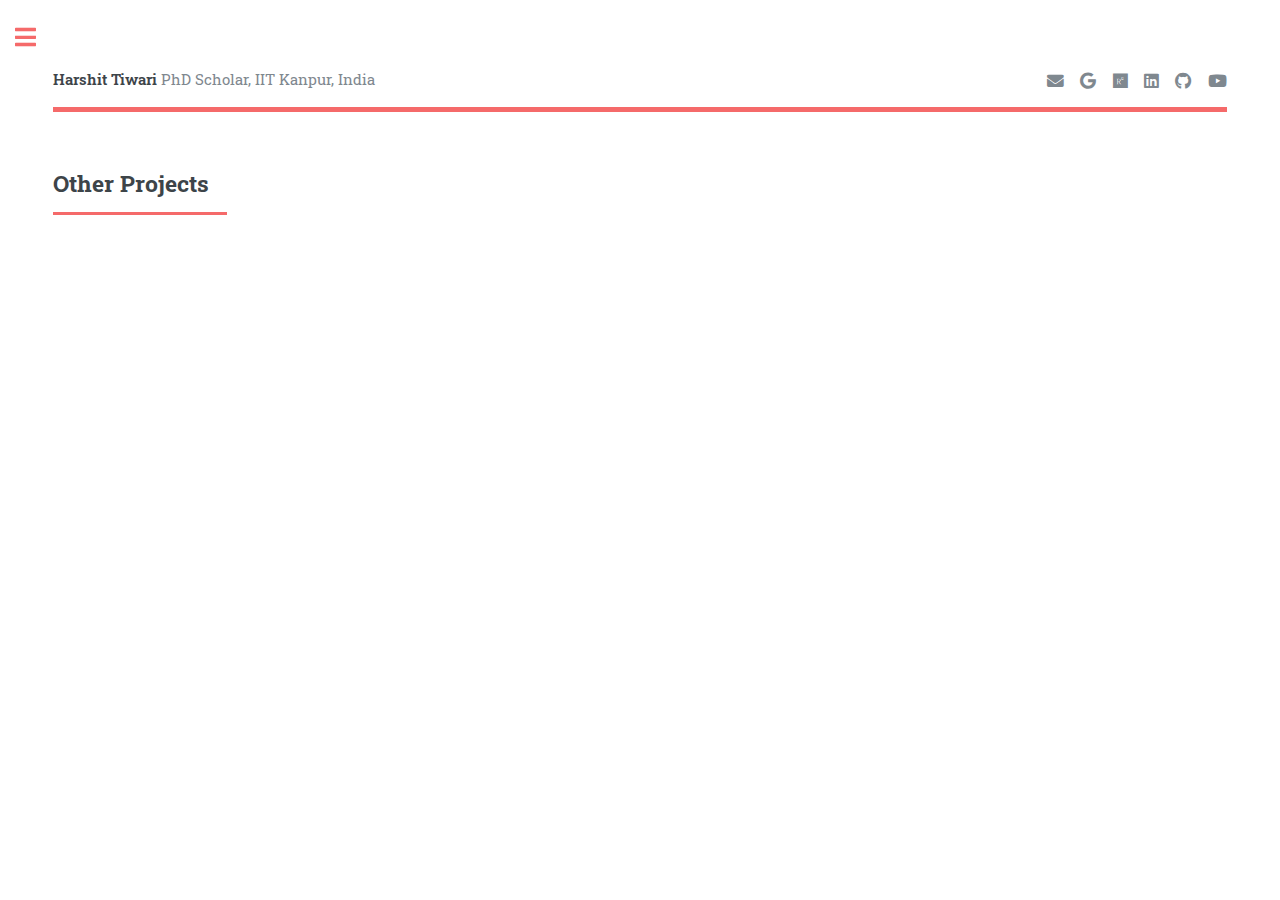
<file: otherprojects.html>
<!DOCTYPE HTML>
<!--
	Editorial by HTML5 UP
	html5up.net | @ajlkn
	Free for personal and commercial use under the CCA 3.0 license (html5up.net/license)
-->
<html>
	<head>
		<title>Other Projects - Harshit Tiwari</title>
		<meta charset="utf-8" />
		<meta name="viewport" content="width=device-width, initial-scale=1, user-scalable=no" />
		<link rel="stylesheet" href="assets/css/main.css" />
	</head>
	<body class="is-preload">

		<!-- Wrapper -->
			<div id="wrapper">

				<!-- Main -->
					<div id="main">
						<div class="inner">

							<!-- Header -->
								<header id="header">
									<a href="index.html" class="logo"><strong>Harshit Tiwari</strong> PhD Scholar, IIT Kanpur, India</a>
									<ul class="icons">
										<li><a href="mailto:tharshit@iitk.ac.in" target="_blank" class="icon solid fa-envelope"><span class="label">Email</span></a></li>
										<li><a href="https://scholar.google.com/citations?user=pZsezWMAAAAJ&hl=en" target="_blank" class="icon brands fa-google"><span class="label">Scholar</span></a></li>
										<li><a href="https://www.researchgate.net/profile/Harshit-Tiwari-7?ev=hdr_xprf" target="_blank" class="icon brands fa-researchgate"><span class="label">Researchgate</span></a></li>
										<li><a href="https://www.linkedin.com/in/harshit-tiwari-6989b216b/" target="_blank" class="icon brands fa-linkedin"><span class="label">LinkedIn</span></a></li>
										<li><a href="https://github.com/harshitiwari" target="_blank" class="icon brands fa-github"><span class="label">Github</span></a></li>
										<!-- <li><a href="#" target="_blank" class="icon brands fa-twitter"><span class="label">Twitter</span></a></li> -->
										<li><a href="https://www.youtube.com/channel/UCxZ6-66yuMBDBP5fJDoMlKg" target="_blank" class="icon brands fa-youtube"><span class="label">YouTube</span></a></li>
										<!-- <li><a href="#" target="_blank" class="icon brands fa-instagram"><span class="label">Instagram</span></a></li> -->
									</ul>
								</header>

							<!-- Content -->
								<section>
									<header class="major">
										<h2>Other Projects</h2>
									</header>

									
									
									
								</section>

						</div>
					</div>

				<!-- Sidebar -->
					<div id="sidebar">
						<div class="inner">

							<!-- Search -->
								<section id="search" class="alt">
									<form method="post" action="#">
										<input type="text" name="query" id="query" placeholder="Search" />
									</form>
								</section>

							<!-- Menu -->
								<nav id="menu">
									<header class="major">
										<h2>Menu</h2>
									</header>
									<ul>
										<li><a href="about.html">About Me</a></li>
										<li><a href="research.html">Research</a></li>
										<li><a href="publications.html">Publications</a></li>
										<li>
											<span class="opener">Codes</span>
											<ul>
												<li><a href="https://harshtiwari.notion.site/DHARA-A-general-fluid-solver-26d6da4c3d6080019eb2de57235cae2b?source=copy_link">DHARA</a></li>
												
											</ul>
										</li>
										<li><a href="otherprojects.html">Other Projects</a></li>
										<li><a href="blogs.html">Blog</a></li>
										<li><a href="collabs.html">Collaborators</a></li>
										<li><a href="resources.html">Resources</a></li>
									</ul>
								</nav>

							<!-- Section -->
								<section>
									<header class="major">
										<h2>Get in touch</h2>
									</header>
									<p>
										I welcome connections, collaborations, and conversations. Whether you 
										have questions about my research, opportunities to discuss, or just 
										want to say hello, feel free to reach out. 
									</p>
									<ul class="contact">
										<li class="icon solid fa-envelope">tharshit@iitk.ac.in <br> harshittiwari1198@gmail.com</li>
										<li class="icon solid fa-phone">(+91) 8958211294</li>
										<li class="icon solid fa-home">D108, Hall 7, IIT Kanpur <br />
										Kanpur 208016, UP, India</li>
									</ul>
								</section>

							<!-- Footer -->
								<footer id="footer">
									<p class="copyright">&copy; Harshit Tiwari. All rights reserved. Design: <a href="https://html5up.net">HTML5 UP</a>.</p>
								</footer>

						</div>
					</div>

			</div>

		<!-- Scripts -->
			<script src="assets/js/jquery.min.js"></script>
			<script src="assets/js/browser.min.js"></script>
			<script src="assets/js/breakpoints.min.js"></script>
			<script src="assets/js/util.js"></script>
			<script src="assets/js/main.js"></script>

	</body>
</html>
</file>
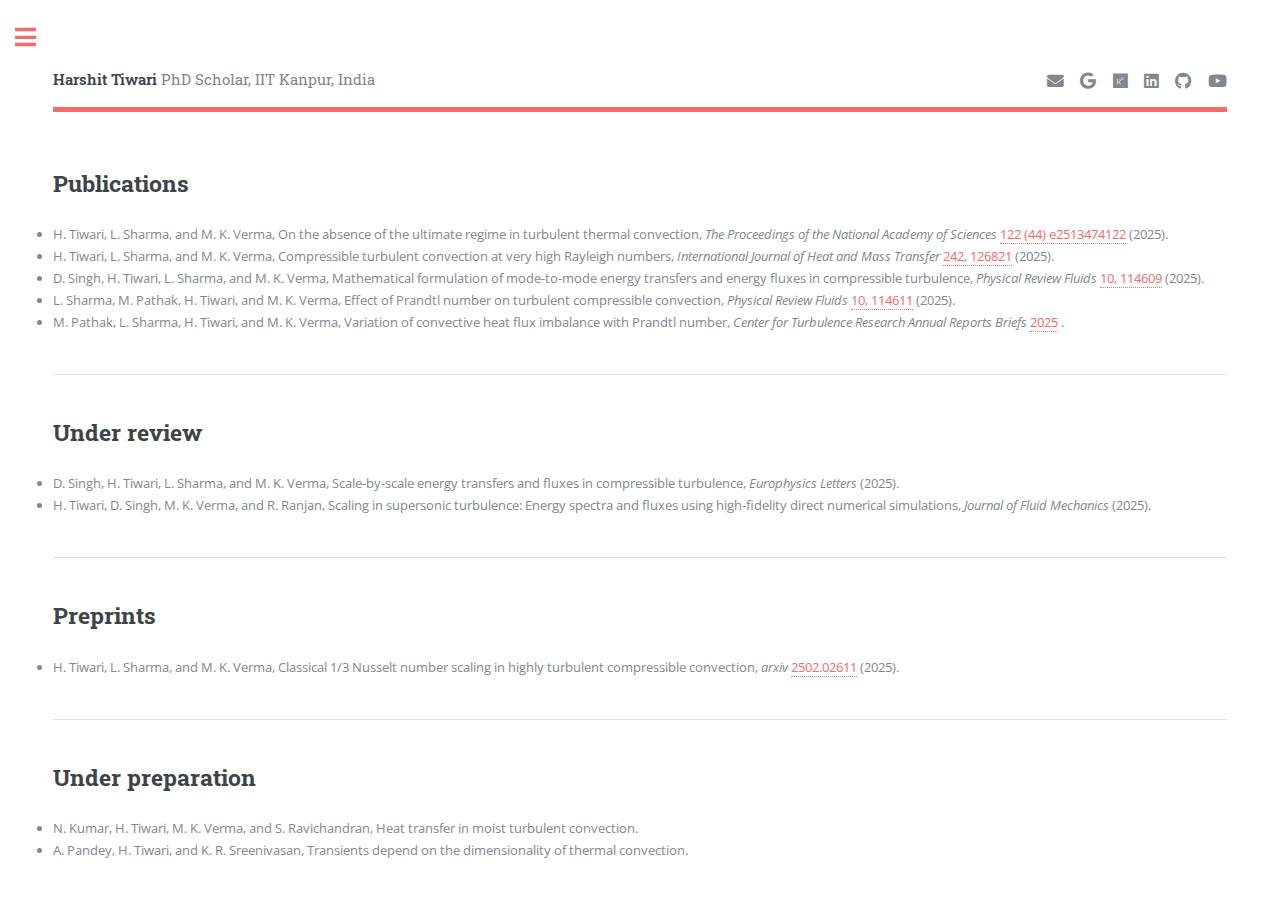
<file: publications.html>
<!DOCTYPE HTML>
<!--
	Editorial by HTML5 UP
	html5up.net | @ajlkn
	Free for personal and commercial use under the CCA 3.0 license (html5up.net/license)
-->
<html>
	<head>
		<title>Publications - Harshit Tiwari</title>
		<meta charset="utf-8" />
		<meta name="viewport" content="width=device-width, initial-scale=1, user-scalable=no" />
		<link rel="stylesheet" href="assets/css/main.css" />
	</head>
	<body class="is-preload">

		<!-- Wrapper -->
			<div id="wrapper">

				<!-- Main -->
					<div id="main">
						<div class="inner">

							<!-- Header -->
								<header id="header">
									<a href="index.html" class="logo"><strong>Harshit Tiwari</strong> PhD Scholar, IIT Kanpur, India</a>
									<ul class="icons">
										<li><a href="mailto:tharshit@iitk.ac.in" target="_blank" class="icon solid fa-envelope"><span class="label">Email</span></a></li>
										<li><a href="https://scholar.google.com/citations?user=pZsezWMAAAAJ&hl=en" target="_blank" class="icon brands fa-google"><span class="label">Scholar</span></a></li>
										<li><a href="https://www.researchgate.net/profile/Harshit-Tiwari-7?ev=hdr_xprf" target="_blank" class="icon brands fa-researchgate"><span class="label">Researchgate</span></a></li>
										<li><a href="https://www.linkedin.com/in/harshit-tiwari-6989b216b/" target="_blank" class="icon brands fa-linkedin"><span class="label">LinkedIn</span></a></li>
										<li><a href="https://github.com/harshitiwari" target="_blank" class="icon brands fa-github"><span class="label">Github</span></a></li>
										<!-- <li><a href="#" target="_blank" class="icon brands fa-twitter"><span class="label">Twitter</span></a></li> -->
										<li><a href="https://www.youtube.com/channel/UCxZ6-66yuMBDBP5fJDoMlKg" target="_blank" class="icon brands fa-youtube"><span class="label">YouTube</span></a></li>
										<!-- <li><a href="#" target="_blank" class="icon brands fa-instagram"><span class="label">Instagram</span></a></li> -->
									</ul>
								</header>

							<!-- Content -->
								<section>
									<!-- <header class="major">
										<h2>Publications</h2>
									</header> -->

									<!-- <span class="image main"><img src="images/pic11.jpg" alt="" /></span> -->

									<!-- <hr class="major" /> -->
									<h2>Publications</h2>
									<li> 
										<span class="name-highlight">H. Tiwari</span>, L. Sharma, and M. K. Verma, 
										On the absence of the ultimate regime in turbulent thermal convection, 
										<em>The Proceedings of the National Academy of Sciences</em> 
										<a href="https://doi.org/10.1073/pnas.2513474122" target="_blank">122 (44) e2513474122</a> 
										(2025).
									</li>
									<li> 
										<span class="name-highlight">H. Tiwari</span>, L. Sharma, and M. K. Verma, 
										Compressible turbulent convection at very high Rayleigh numbers, 
										<em>International Journal of Heat and Mass Transfer</em>
										<a href="https://doi.org/10.1016/j.ijheatmasstransfer.2025.126821" target="_blank">242, 126821</a> (2025).
										
									</li>
									
									<li> 
										D. Singh, <span class="name-highlight">H. Tiwari</span>, L. Sharma, and M. K. Verma, 
										Mathematical formulation of mode-to-mode energy transfers and energy fluxes in compressible turbulence, 
										<em>Physical Review Fluids</em>
										<a href="https://doi.org/10.1103/nmly-ql47" target="_blank">10, 114609</a> (2025).
									</li>
									<li> 
										L. Sharma, M. Pathak, <span class="name-highlight">H. Tiwari</span>, and M. K. Verma, 
										Effect of Prandtl number on turbulent compressible convection, 
										<em>Physical Review Fluids</em>
										<a href="https://doi.org/10.1103/vkvv-l3m4" target="_blank">10, 114611</a> (2025).
									</li>	
									<li> 
										M. Pathak, L. Sharma, <span class="name-highlight">H. Tiwari</span>, and M. K. Verma, 
										Variation of convective heat flux imbalance with Prandtl number,
										<em>Center for Turbulence Research Annual Reports Briefs</em>
										<a href="https://web.stanford.edu/group/ctr/ResBriefs/2025/24_Pathak.pdf" target="_blank">2025</a> 
										. 
									</li>


									<hr class="major" />
									<h2>Under review</h2>
									
									<li> 
										D. Singh, <span class="name-highlight">H. Tiwari</span>, L. Sharma, and M. K. Verma, 
										Scale-by-scale energy transfers and fluxes in compressible turbulence, 
										<em>Europhysics Letters</em>
										<!-- <a href="" target="_blank">242, 126821</a>  -->
										(2025).
									</li>

									<li> 
										<span class="name-highlight">H. Tiwari</span>, D. Singh, M. K. Verma, and R. Ranjan,
										Scaling in supersonic turbulence: Energy spectra and fluxes using high-fidelity direct numerical simulations, 
										<em>Journal of Fluid Mechanics</em>
										<!-- <a href="" target="_blank">242, 126821</a>  -->
										(2025).
									</li>
										
									
									
									
									<hr class="major" />
									<h2>Preprints</h2>
									<li> 
										<span class="name-highlight">H. Tiwari</span>, L. Sharma, and M. K. Verma, 
										Classical 1/3 Nusselt number scaling in highly turbulent compressible convection, 
										<em>arxiv</em>
										<a href="https://doi.org/10.48550/arXiv.2502.02611" target="_blank">2502.02611</a> 
										(2025).
										
									</li>

									<hr class="major" />

									<h2>Under preparation</h2>

									<li> 
										N. Kumar, <span class="name-highlight">H. Tiwari</span>, M. K. Verma, and S. Ravichandran,
										Heat transfer in moist turbulent convection. 
										<!-- <em>International Journal of Heat and Mass Transfer</em>
										<a href="https://doi.org/10.1016/j.ijheatmasstransfer.2025.126821" target="_blank">242, 126821</a> 
										(2025). -->
										
									</li>

									<li> 
										A. Pandey, <span class="name-highlight">H. Tiwari</span>, and K. R. Sreenivasan,
										Transients depend on the dimensionality of thermal convection. 
										<!-- <em>International Journal of Heat and Mass Transfer</em>
										<a href="https://doi.org/10.1016/j.ijheatmasstransfer.2025.126821" target="_blank">242, 126821</a> 
										(2025). -->
										
									</li>
									
								</section>

						</div>
					</div>

				<!-- Sidebar -->
					<div id="sidebar">
						<div class="inner">

							<!-- Search -->
								<section id="search" class="alt">
									<form method="post" action="#">
										<input type="text" name="query" id="query" placeholder="Search" />
									</form>
								</section>

							<!-- Menu -->
								<nav id="menu">
									<header class="major">
										<h2>Menu</h2>
									</header>
									<ul>
										<li><a href="about.html">About Me</a></li>
										<li><a href="research.html">Research</a></li>
										<li><a href="publications.html">Publications</a></li>
										<li>
											<span class="opener">Codes</span>
											<ul>
												<li><a href="https://harshtiwari.notion.site/DHARA-A-general-fluid-solver-26d6da4c3d6080019eb2de57235cae2b?source=copy_link">DHARA</a></li>
												
											</ul>
										</li>
										<li><a href="otherprojects.html">Other Projects</a></li>
										<li><a href="blogs.html">Blog</a></li>
										<li><a href="collabs.html">Collaborators</a></li>
										<li><a href="resources.html">Resources</a></li>
									</ul>
								</nav>

							<!-- Section -->
								<section>
									<header class="major">
										<h2>Get in touch</h2>
									</header>
									<p>
										I welcome connections, collaborations, and conversations. Whether you 
										have questions about my research, opportunities to discuss, or just 
										want to say hello, feel free to reach out. 
									</p>
									<ul class="contact">
										<li class="icon solid fa-envelope">tharshit@iitk.ac.in <br> harshittiwari1198@gmail.com</li>
										<li class="icon solid fa-phone">(+91) 8958211294</li>
										<li class="icon solid fa-home">D108, Hall 7, IIT Kanpur <br />
										Kanpur 208016, UP, India</li>
									</ul>
								</section>

							<!-- Footer -->
								<footer id="footer">
									<p class="copyright">&copy; Harshit Tiwari. All rights reserved. Design: <a href="https://html5up.net">HTML5 UP</a>.</p>
								</footer>

						</div>
					</div>

			</div>

		<!-- Scripts -->
			<script src="assets/js/jquery.min.js"></script>
			<script src="assets/js/browser.min.js"></script>
			<script src="assets/js/breakpoints.min.js"></script>
			<script src="assets/js/util.js"></script>
			<script src="assets/js/main.js"></script>

	</body>
</html>
</file>
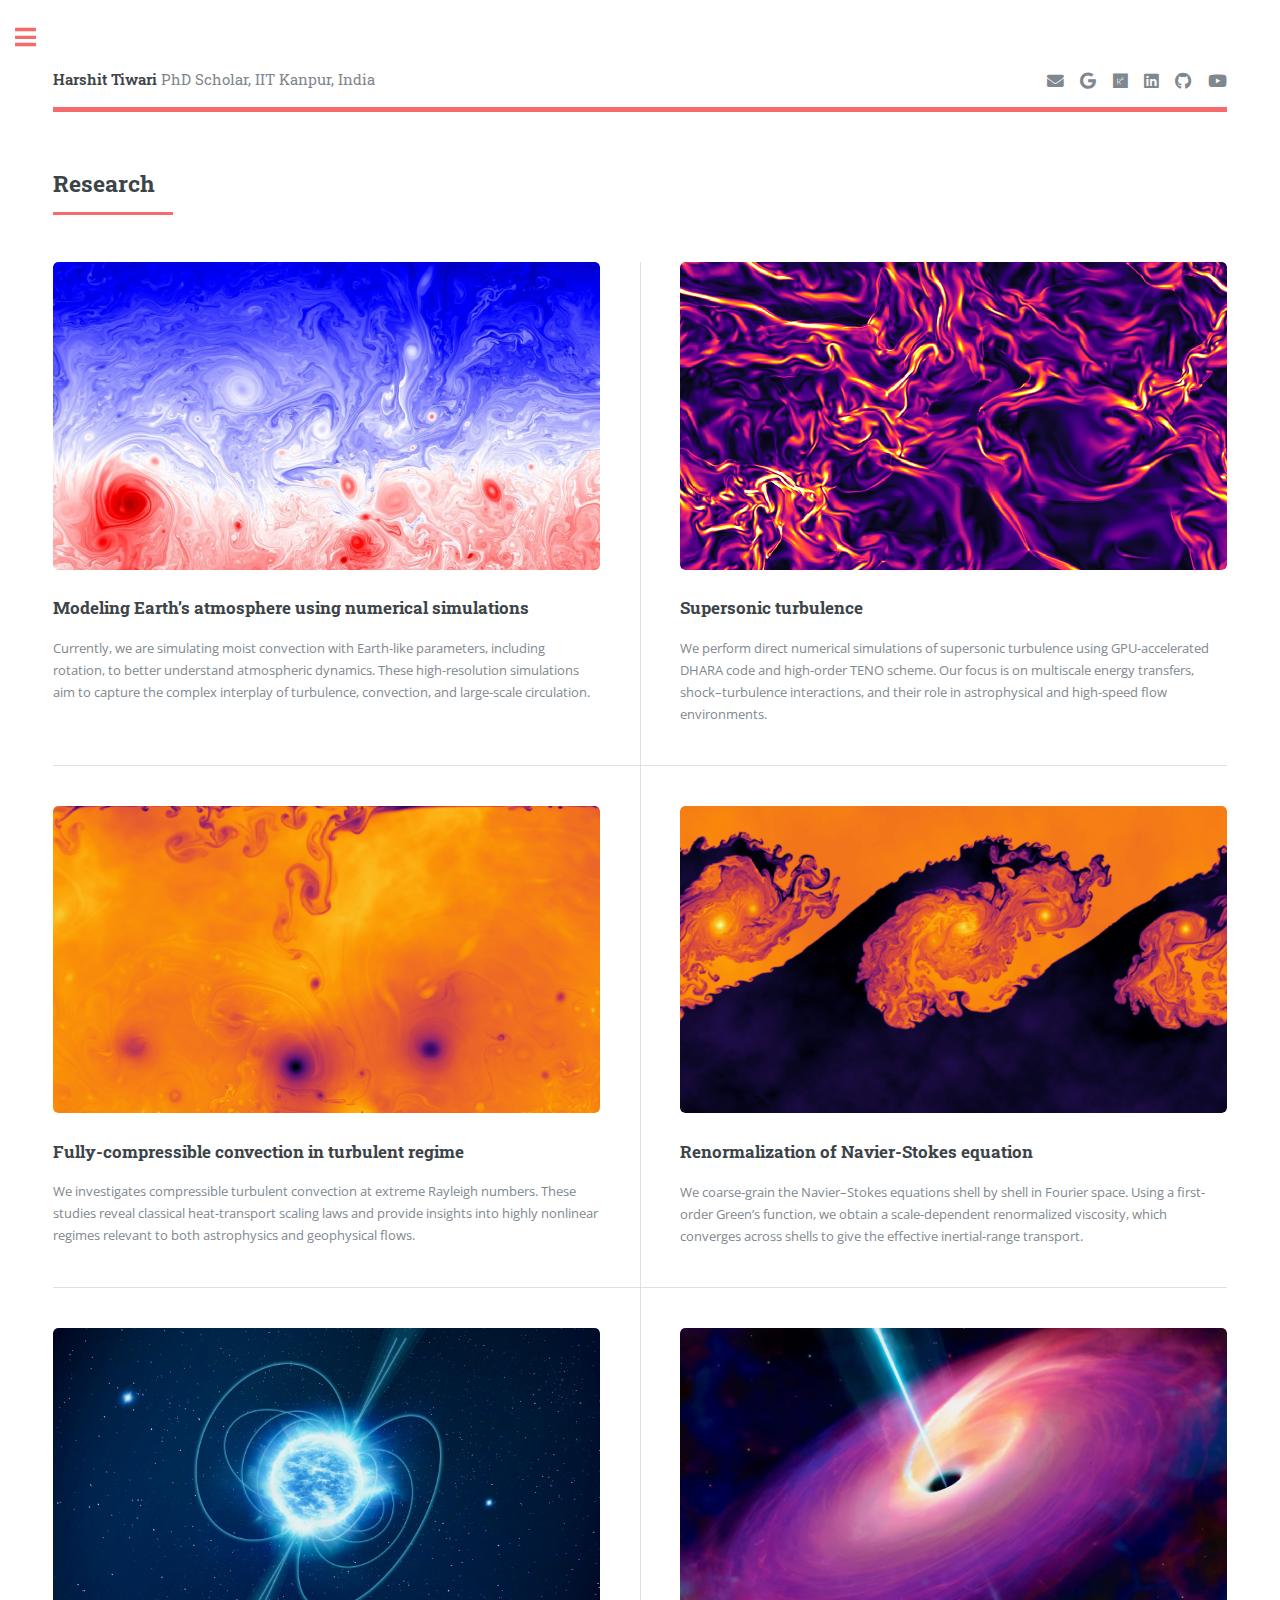
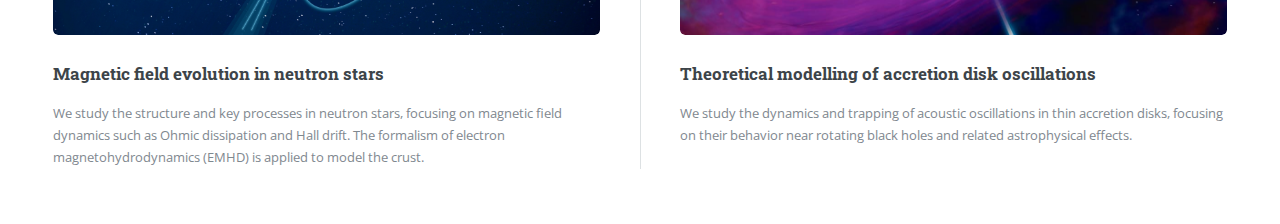
<file: research.html>
<!DOCTYPE HTML>
<!--
	Editorial by HTML5 UP
	html5up.net | @ajlkn
	Free for personal and commercial use under the CCA 3.0 license (html5up.net/license)
-->
<html>
	<head>
		<title>Research - Harshit Tiwari</title>
		<meta charset="utf-8" />
		<meta name="viewport" content="width=device-width, initial-scale=1, user-scalable=no" />
		<link rel="stylesheet" href="assets/css/main.css" />
	</head>
	<body class="is-preload">

		<!-- Wrapper -->
			<div id="wrapper">

				<!-- Main -->
					<div id="main">
						<div class="inner">

							<!-- Header -->
								<header id="header">
									<a href="index.html" class="logo"><strong>Harshit Tiwari</strong> PhD Scholar, IIT Kanpur, India</a>
									<ul class="icons">
										<li><a href="mailto:tharshit@iitk.ac.in" target="_blank" class="icon solid fa-envelope"><span class="label">Email</span></a></li>
										<li><a href="https://scholar.google.com/citations?user=pZsezWMAAAAJ&hl=en" target="_blank" class="icon brands fa-google"><span class="label">Scholar</span></a></li>
										<li><a href="https://www.researchgate.net/profile/Harshit-Tiwari-7?ev=hdr_xprf" target="_blank" class="icon brands fa-researchgate"><span class="label">Researchgate</span></a></li>
										<li><a href="https://www.linkedin.com/in/harshit-tiwari-6989b216b/" target="_blank" class="icon brands fa-linkedin"><span class="label">LinkedIn</span></a></li>
										<li><a href="https://github.com/harshitiwari" target="_blank" class="icon brands fa-github"><span class="label">Github</span></a></li>
										<!-- <li><a href="#" target="_blank" class="icon brands fa-twitter"><span class="label">Twitter</span></a></li> -->
										<li><a href="https://www.youtube.com/channel/UCxZ6-66yuMBDBP5fJDoMlKg" target="_blank" class="icon brands fa-youtube"><span class="label">YouTube</span></a></li>
										<!-- <li><a href="#" target="_blank" class="icon brands fa-instagram"><span class="label">Instagram</span></a></li> -->
									</ul>
								</header>

							<!-- Content -->
								<section>
									<header class="major">
										<h2>Research</h2>
									</header>
									<div class="posts">
										<article>
											<a href="#" class="image"><img src="images/convection.jpg" alt="" /></a>
											<h3>Modeling Earth’s atmosphere using numerical simulations </h3>
											<p>
												Currently, we are simulating moist convection with Earth-like parameters, 
												including rotation, to better understand atmospheric dynamics. 
												These high-resolution simulations aim to capture the complex interplay 
												of turbulence, convection, and large-scale circulation.
											</p>
										</article>
										<article>
											<a href="#" class="image"><img src="images/supersonic.png" alt="" /></a>
											<h3>Supersonic turbulence</h3>
											<p>
												We perform direct numerical simulations of supersonic turbulence 
												using GPU-accelerated DHARA code and high-order TENO scheme. 
												Our focus is on multiscale energy transfers, shock–turbulence interactions, 
												and their role in astrophysical and high-speed flow environments.
											</p>
										</article>
										<article>
											<a href="" class="image"><img src="images/fcc_box.png" alt="" /></a>
											<h3>Fully-compressible convection in turbulent regime</h3>
											 <p>
												We investigates compressible turbulent convection 
												at extreme Rayleigh numbers. These studies reveal classical 
												heat-transport scaling laws and provide insights into highly 
												nonlinear regimes relevant to both astrophysics and geophysical flows.
											</p>
										</article>
										<article>
											<a href="documents/renormalization.pdf" class="image"><img src="images/renormalize.jpeg" alt="" /></a>
											<h3>Renormalization of Navier-Stokes equation</h3>
											<p>
												We coarse-grain the Navier–Stokes equations shell by shell in Fourier space. 
												Using a first-order Green’s function, we obtain a scale-dependent renormalized 
												viscosity, which converges across shells to give the effective inertial-range transport.
											</p>
										</article>
										<article>
											<a href="documents/neutronstars.pdf" class="image"><img src="images/magnetar.jpg" alt="" /></a>
											<h3>Magnetic field evolution in neutron stars</h3>
											<p>
												We study the structure and key processes in neutron stars, focusing on 
												magnetic field dynamics such as Ohmic dissipation and Hall drift. The 
												formalism of electron magnetohydrodynamics (EMHD) is applied to model 
												the crust.
											</p>
										</article>
										<article>
											<a href="documents/accretion.pdf" class="image"><img src="images/accretiondisk.jpeg" alt="" /></a>
											<h3>Theoretical modelling of accretion disk oscillations </h3>
											<p>
												We study the dynamics and trapping of acoustic oscillations in thin accretion 
												disks, focusing on their behavior near rotating black holes and related 
												astrophysical effects.
											</p>
										</article>
									</div>
								</section>


						</div>
					</div>

				<!-- Sidebar -->
					<div id="sidebar">
						<div class="inner">

							<!-- Search -->
								<section id="search" class="alt">
									<form method="post" action="#">
										<input type="text" name="query" id="query" placeholder="Search" />
									</form>
								</section>

							<!-- Menu -->
								<nav id="menu">
									<header class="major">
										<h2>Menu</h2>
									</header>
									<ul>
										<li><a href="about.html">About Me</a></li>
										<li><a href="research.html">Research</a></li>
										<li><a href="publications.html">Publications</a></li>
										<li>
											<span class="opener">Codes</span>
											<ul>
												<li><a href="https://harshtiwari.notion.site/DHARA-A-general-fluid-solver-26d6da4c3d6080019eb2de57235cae2b?source=copy_link">DHARA</a></li>
												
											</ul>
										</li>
										<li><a href="otherprojects.html">Other Projects</a></li>
										<li><a href="blogs.html">Blog</a></li>
										<li><a href="collabs.html">Collaborators</a></li>
										<li><a href="resources.html">Resources</a></li>
									</ul>
								</nav>

							<!-- Section -->
								<section>
									<header class="major">
										<h2>Get in touch</h2>
									</header>
									<p>
										I welcome connections, collaborations, and conversations. Whether you 
										have questions about my research, opportunities to discuss, or just 
										want to say hello, feel free to reach out. 
									</p>
									<ul class="contact">
										<li class="icon solid fa-envelope">tharshit@iitk.ac.in <br> harshittiwari1198@gmail.com</li>
										<li class="icon solid fa-phone">(+91) 8958211294</li>
										<li class="icon solid fa-home">D108, Hall 7, IIT Kanpur <br />
										Kanpur 208016, UP, India</li>
									</ul>
								</section>

							<!-- Footer -->
								<footer id="footer">
									<p class="copyright">&copy; Harshit Tiwari. All rights reserved. Design: <a href="https://html5up.net">HTML5 UP</a>.</p>
								</footer>

						</div>
					</div>

			</div>

		<!-- Scripts -->
			<script src="assets/js/jquery.min.js"></script>
			<script src="assets/js/browser.min.js"></script>
			<script src="assets/js/breakpoints.min.js"></script>
			<script src="assets/js/util.js"></script>
			<script src="assets/js/main.js"></script>

	</body>
</html>
</file>
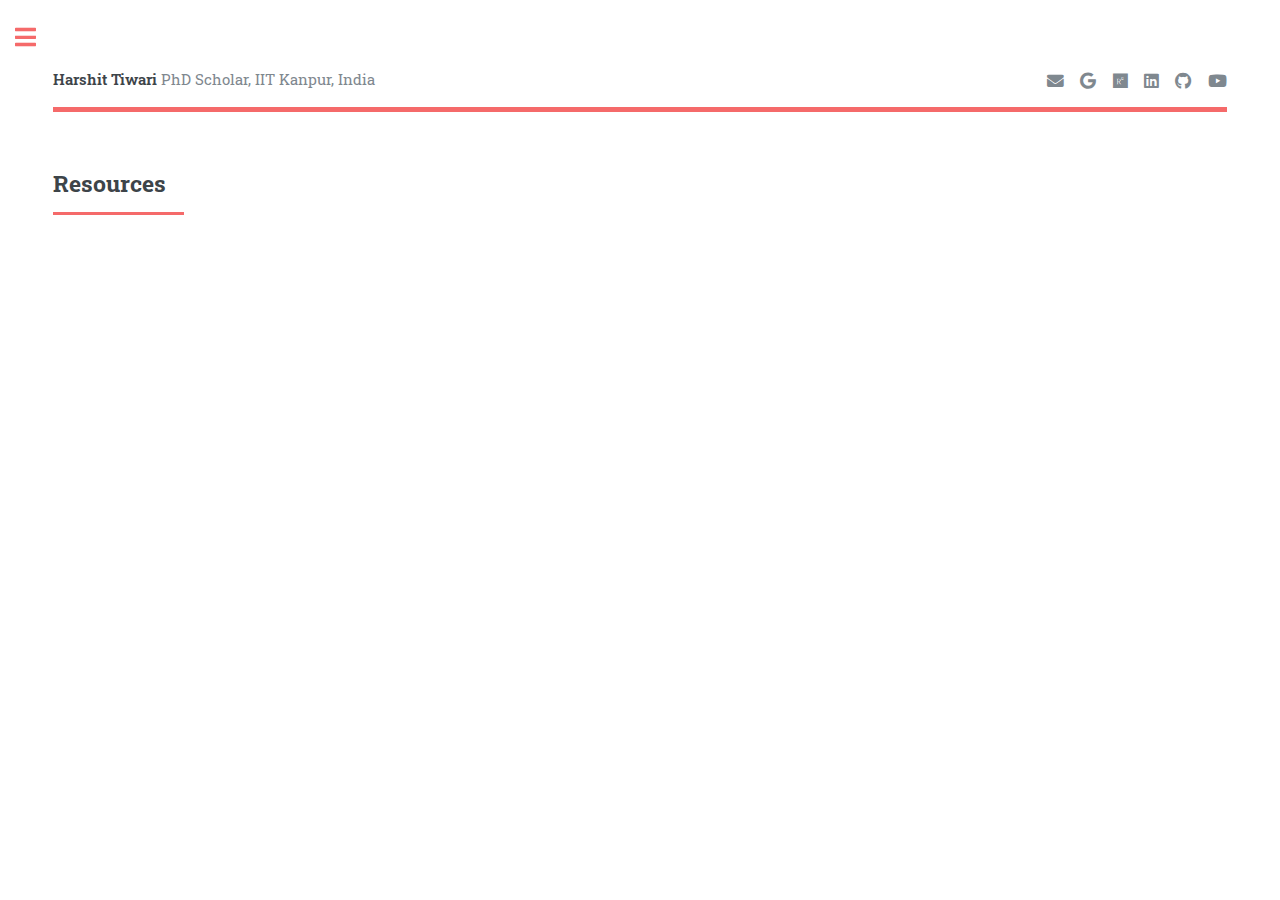
<file: resources.html>
<!DOCTYPE HTML>
<!--
	Editorial by HTML5 UP
	html5up.net | @ajlkn
	Free for personal and commercial use under the CCA 3.0 license (html5up.net/license)
-->
<html>
	<head>
		<title>Resources - Harshit Tiwari</title>
		<meta charset="utf-8" />
		<meta name="viewport" content="width=device-width, initial-scale=1, user-scalable=no" />
		<link rel="stylesheet" href="assets/css/main.css" />
	</head>
	<body class="is-preload">

		<!-- Wrapper -->
			<div id="wrapper">

				<!-- Main -->
					<div id="main">
						<div class="inner">

							<!-- Header -->
								<header id="header">
									<a href="home.html" class="logo"><strong>Harshit Tiwari</strong> PhD Scholar, IIT Kanpur, India</a>
									<ul class="icons">
										<li><a href="mailto:tharshit@iitk.ac.in" target="_blank" class="icon solid fa-envelope"><span class="label">Email</span></a></li>
										<li><a href="https://scholar.google.com/citations?user=pZsezWMAAAAJ&hl=en" target="_blank" class="icon brands fa-google"><span class="label">Scholar</span></a></li>
										<li><a href="https://www.researchgate.net/profile/Harshit-Tiwari-7?ev=hdr_xprf" target="_blank" class="icon brands fa-researchgate"><span class="label">Researchgate</span></a></li>
										<li><a href="https://www.linkedin.com/in/harshit-tiwari-6989b216b/" target="_blank" class="icon brands fa-linkedin"><span class="label">LinkedIn</span></a></li>
										<li><a href="https://github.com/harshitiwari" target="_blank" class="icon brands fa-github"><span class="label">Github</span></a></li>
										<!-- <li><a href="#" target="_blank" class="icon brands fa-twitter"><span class="label">Twitter</span></a></li> -->
										<li><a href="https://www.youtube.com/channel/UCxZ6-66yuMBDBP5fJDoMlKg" target="_blank" class="icon brands fa-youtube"><span class="label">YouTube</span></a></li>
										<!-- <li><a href="#" target="_blank" class="icon brands fa-instagram"><span class="label">Instagram</span></a></li> -->
									</ul>
								</header>

							<!-- Content -->
								<section>
									<header class="major">
										<h2>Resources</h2>
									</header>

									
									
									
								</section>

						</div>
					</div>

				<!-- Sidebar -->
					<div id="sidebar">
						<div class="inner">

							<!-- Search -->
								<section id="search" class="alt">
									<form method="post" action="#">
										<input type="text" name="query" id="query" placeholder="Search" />
									</form>
								</section>

							<!-- Menu -->
								<nav id="menu">
									<header class="major">
										<h2>Menu</h2>
									</header>
									<ul>
										<li><a href="about.html">About Me</a></li>
										<li><a href="research.html">Research</a></li>
										<li><a href="publications.html">Publications</a></li>
										<li>
											<span class="opener">Codes</span>
											<ul>
												<li><a href="#">DHARA</a></li>
												<li><a href="#">Ipsum Adipiscing</a></li>
												<li><a href="#">Tempus Magna</a></li>
												<li><a href="#">Feugiat Veroeros</a></li>
											</ul>
										</li>
										<li><a href="otherprojects.html">Other Projects</a></li>
										<li><a href="blogs.html">Blog</a></li>
										<li><a href="collabs.html">Collaborators</a></li>
										<li><a href="resources.html">Resources</a></li>
									</ul>
								</nav>

							<!-- Section -->
								<section>
									<header class="major">
										<h2>Get in touch</h2>
									</header>
									<p>
										I welcome connections, collaborations, and conversations. Whether you 
										have questions about my research, opportunities to discuss, or just 
										want to say hello, feel free to reach out. 
									</p>
									<ul class="contact">
										<li class="icon solid fa-envelope">tharshit@iitk.ac.in <br> harshittiwari1198@gmail.com</li>
										<li class="icon solid fa-phone">(+91) 8958211294</li>
										<li class="icon solid fa-home">D108, Hall 7, IIT Kanpur <br />
										Kanpur 208016, UP, India</li>
									</ul>
								</section>

							<!-- Footer -->
								<footer id="footer">
									<p class="copyright">&copy; Harshit Tiwari. All rights reserved. Design: <a href="https://html5up.net">HTML5 UP</a>.</p>
								</footer>

						</div>
					</div>

			</div>

		<!-- Scripts -->
			<script src="assets/js/jquery.min.js"></script>
			<script src="assets/js/browser.min.js"></script>
			<script src="assets/js/breakpoints.min.js"></script>
			<script src="assets/js/util.js"></script>
			<script src="assets/js/main.js"></script>

	</body>
</html>
</file>
<file: assets/css/main.css>
@import url(fontawesome-all.min.css);
@import url("https://fonts.googleapis.com/css?family=Open+Sans:400,600,400italic,600italic|Roboto+Slab:400,700");
/*
	Editorial by HTML5 UP
	html5up.net | @ajlkn
	Free for personal and commercial use under the CCA 3.0 license (html5up.net/license)
*/
html, body, div, span, applet, object,
iframe, h1, h2, h3, h4, h5, h6, p, blockquote,
pre, a, abbr, acronym, address, big, cite,
code, del, dfn, em, img, ins, kbd, q, s, samp,
small, strike, strong, sub, sup, tt, var, b,
u, i, center, dl, dt, dd, ol, ul, li, fieldset,
form, label, legend, table, caption, tbody,
tfoot, thead, tr, th, td, article, aside,
canvas, details, embed, figure, figcaption,
footer, header, hgroup, menu, nav, output, ruby,
section, summary, time, mark, audio, video {
  margin: 0;
  padding: 0;
  border: 0;
  font-size: 100%;
  font: inherit;
  vertical-align: baseline; }

article, aside, details, figcaption, figure,
footer, header, hgroup, menu, nav, section {
  display: block; }

body {
  line-height: 1; }

ol, ul {
  list-style: none; }

blockquote, q {
  quotes: none; }
  blockquote:before, blockquote:after, q:before, q:after {
    content: '';
    content: none; }

table {
  border-collapse: collapse;
  border-spacing: 0; }

body {
  -webkit-text-size-adjust: none; }

mark {
  background-color: transparent;
  color: inherit; }

input::-moz-focus-inner {
  border: 0;
  padding: 0; }

input, select, textarea {
  -moz-appearance: none;
  -webkit-appearance: none;
  -ms-appearance: none;
  appearance: none; }

/* Basic */
@-ms-viewport {
  width: device-width; }

body {
  -ms-overflow-style: scrollbar; }

@media screen and (max-width: 480px) {
  html, body {
    min-width: 320px; } }

html {
  box-sizing: border-box; }

*, *:before, *:after {
  box-sizing: inherit; }

body {
  background: #ffffff; }
  body.is-preload *, body.is-preload *:before, body.is-preload *:after, body.is-resizing *, body.is-resizing *:before, body.is-resizing *:after {
    -moz-animation: none !important;
    -webkit-animation: none !important;
    -ms-animation: none !important;
    animation: none !important;
    -moz-transition: none !important;
    -webkit-transition: none !important;
    -ms-transition: none !important;
    transition: none !important; }

/* Type */
body, input, select, textarea {
  color: #7f888f;
  font-family: "Open Sans", sans-serif;
  font-size: 13pt;
  font-weight: 400;
  line-height: 1.65; }
  @media screen and (max-width: 1680px) {
    body, input, select, textarea {
      font-size: 11pt; } }
  @media screen and (max-width: 1280px) {
    body, input, select, textarea {
      font-size: 10pt; } }
  @media screen and (max-width: 360px) {
    body, input, select, textarea {
      font-size: 9pt; } }

a {
  -moz-transition: color 0.2s ease-in-out, border-bottom-color 0.2s ease-in-out;
  -webkit-transition: color 0.2s ease-in-out, border-bottom-color 0.2s ease-in-out;
  -ms-transition: color 0.2s ease-in-out, border-bottom-color 0.2s ease-in-out;
  transition: color 0.2s ease-in-out, border-bottom-color 0.2s ease-in-out;
  border-bottom: dotted 1px;
  color: #f56a6a;
  text-decoration: none; }
  a:hover {
    border-bottom-color: #f56a6a;
    color: #f56a6a !important; }
    a:hover strong {
      color: inherit; }

strong, b {
  color: #3d4449;
  font-weight: 600; }

em, i {
  font-style: italic; }

p {
  margin: 0 0 2em 0; }

h1, h2, h3, h4, h5, h6 {
  color: #3d4449;
  font-family: "Roboto Slab", serif;
  font-weight: 700;
  line-height: 1.5;
  margin: 0 0 1em 0; }
  h1 a, h2 a, h3 a, h4 a, h5 a, h6 a {
    color: inherit;
    text-decoration: none;
    border-bottom: 0; }

h1 {
  font-size: 4em;
  margin: 0 0 0.5em 0;
  line-height: 1.3; }

h2 {
  font-size: 1.75em; }

h3 {
  font-size: 1.25em; }

h4 {
  font-size: 1.1em; }

h5 {
  font-size: 0.9em; }

h6 {
  font-size: 0.7em; }

@media screen and (max-width: 1680px) {
  h1 {
    font-size: 3.5em; } }

@media screen and (max-width: 980px) {
  h1 {
    font-size: 3.25em; } }

@media screen and (max-width: 736px) {
  h1 {
    font-size: 2em;
    line-height: 1.4; }
  h2 {
    font-size: 1.5em; } }

sub {
  font-size: 0.8em;
  position: relative;
  top: 0.5em; }

sup {
  font-size: 0.8em;
  position: relative;
  top: -0.5em; }

blockquote {
  border-left: solid 3px rgba(210, 215, 217, 0.75);
  font-style: italic;
  margin: 0 0 2em 0;
  padding: 0.5em 0 0.5em 2em; }

code {
  background: rgba(230, 235, 237, 0.25);
  border-radius: 0.375em;
  border: solid 1px rgba(210, 215, 217, 0.75);
  font-family: "Courier New", monospace;
  font-size: 0.9em;
  margin: 0 0.25em;
  padding: 0.25em 0.65em; }

pre {
  -webkit-overflow-scrolling: touch;
  font-family: "Courier New", monospace;
  font-size: 0.9em;
  margin: 0 0 2em 0; }
  pre code {
    display: block;
    line-height: 1.75;
    padding: 1em 1.5em;
    overflow-x: auto; }

hr {
  border: 0;
  border-bottom: solid 1px rgba(210, 215, 217, 0.75);
  margin: 2em 0; }
  hr.major {
    margin: 3em 0; }

.align-left {
  text-align: left; }

.align-center {
  text-align: center; }

.align-right {
  text-align: right; }

/* Row */
.row {
  display: flex;
  flex-wrap: wrap;
  box-sizing: border-box;
  align-items: stretch; }
  .row > * {
    box-sizing: border-box; }
  .row.gtr-uniform > * > :last-child {
    margin-bottom: 0; }
  .row.aln-left {
    justify-content: flex-start; }
  .row.aln-center {
    justify-content: center; }
  .row.aln-right {
    justify-content: flex-end; }
  .row.aln-top {
    align-items: flex-start; }
  .row.aln-middle {
    align-items: center; }
  .row.aln-bottom {
    align-items: flex-end; }
  .row > .imp {
    order: -1; }
  .row > .col-1 {
    width: 8.33333%; }
  .row > .off-1 {
    margin-left: 8.33333%; }
  .row > .col-2 {
    width: 16.66667%; }
  .row > .off-2 {
    margin-left: 16.66667%; }
  .row > .col-3 {
    width: 25%; }
  .row > .off-3 {
    margin-left: 25%; }
  .row > .col-4 {
    width: 33.33333%; }
  .row > .off-4 {
    margin-left: 33.33333%; }
  .row > .col-5 {
    width: 41.66667%; }
  .row > .off-5 {
    margin-left: 41.66667%; }
  .row > .col-6 {
    width: 50%; }
  .row > .off-6 {
    margin-left: 50%; }
  .row > .col-7 {
    width: 58.33333%; }
  .row > .off-7 {
    margin-left: 58.33333%; }
  .row > .col-8 {
    width: 66.66667%; }
  .row > .off-8 {
    margin-left: 66.66667%; }
  .row > .col-9 {
    width: 75%; }
  .row > .off-9 {
    margin-left: 75%; }
  .row > .col-10 {
    width: 83.33333%; }
  .row > .off-10 {
    margin-left: 83.33333%; }
  .row > .col-11 {
    width: 91.66667%; }
  .row > .off-11 {
    margin-left: 91.66667%; }
  .row > .col-12 {
    width: 100%; }
  .row > .off-12 {
    margin-left: 100%; }
  .row.gtr-0 {
    margin-top: 0;
    margin-left: 0em; }
    .row.gtr-0 > * {
      padding: 0 0 0 0em; }
    .row.gtr-0.gtr-uniform {
      margin-top: 0em; }
      .row.gtr-0.gtr-uniform > * {
        padding-top: 0em; }
  .row.gtr-25 {
    margin-top: 0;
    margin-left: -0.375em; }
    .row.gtr-25 > * {
      padding: 0 0 0 0.375em; }
    .row.gtr-25.gtr-uniform {
      margin-top: -0.375em; }
      .row.gtr-25.gtr-uniform > * {
        padding-top: 0.375em; }
  .row.gtr-50 {
    margin-top: 0;
    margin-left: -0.75em; }
    .row.gtr-50 > * {
      padding: 0 0 0 0.75em; }
    .row.gtr-50.gtr-uniform {
      margin-top: -0.75em; }
      .row.gtr-50.gtr-uniform > * {
        padding-top: 0.75em; }
  .row {
    margin-top: 0;
    margin-left: -1.5em; }
    .row > * {
      padding: 0 0 0 1.5em; }
    .row.gtr-uniform {
      margin-top: -1.5em; }
      .row.gtr-uniform > * {
        padding-top: 1.5em; }
  .row.gtr-150 {
    margin-top: 0;
    margin-left: -2.25em; }
    .row.gtr-150 > * {
      padding: 0 0 0 2.25em; }
    .row.gtr-150.gtr-uniform {
      margin-top: -2.25em; }
      .row.gtr-150.gtr-uniform > * {
        padding-top: 2.25em; }
  .row.gtr-200 {
    margin-top: 0;
    margin-left: -3em; }
    .row.gtr-200 > * {
      padding: 0 0 0 3em; }
    .row.gtr-200.gtr-uniform {
      margin-top: -3em; }
      .row.gtr-200.gtr-uniform > * {
        padding-top: 3em; }
  @media screen and (max-width: 1680px) {
    .row {
      display: flex;
      flex-wrap: wrap;
      box-sizing: border-box;
      align-items: stretch; }
      .row > * {
        box-sizing: border-box; }
      .row.gtr-uniform > * > :last-child {
        margin-bottom: 0; }
      .row.aln-left {
        justify-content: flex-start; }
      .row.aln-center {
        justify-content: center; }
      .row.aln-right {
        justify-content: flex-end; }
      .row.aln-top {
        align-items: flex-start; }
      .row.aln-middle {
        align-items: center; }
      .row.aln-bottom {
        align-items: flex-end; }
      .row > .imp-xlarge {
        order: -1; }
      .row > .col-1-xlarge {
        width: 8.33333%; }
      .row > .off-1-xlarge {
        margin-left: 8.33333%; }
      .row > .col-2-xlarge {
        width: 16.66667%; }
      .row > .off-2-xlarge {
        margin-left: 16.66667%; }
      .row > .col-3-xlarge {
        width: 25%; }
      .row > .off-3-xlarge {
        margin-left: 25%; }
      .row > .col-4-xlarge {
        width: 33.33333%; }
      .row > .off-4-xlarge {
        margin-left: 33.33333%; }
      .row > .col-5-xlarge {
        width: 41.66667%; }
      .row > .off-5-xlarge {
        margin-left: 41.66667%; }
      .row > .col-6-xlarge {
        width: 50%; }
      .row > .off-6-xlarge {
        margin-left: 50%; }
      .row > .col-7-xlarge {
        width: 58.33333%; }
      .row > .off-7-xlarge {
        margin-left: 58.33333%; }
      .row > .col-8-xlarge {
        width: 66.66667%; }
      .row > .off-8-xlarge {
        margin-left: 66.66667%; }
      .row > .col-9-xlarge {
        width: 75%; }
      .row > .off-9-xlarge {
        margin-left: 75%; }
      .row > .col-10-xlarge {
        width: 83.33333%; }
      .row > .off-10-xlarge {
        margin-left: 83.33333%; }
      .row > .col-11-xlarge {
        width: 91.66667%; }
      .row > .off-11-xlarge {
        margin-left: 91.66667%; }
      .row > .col-12-xlarge {
        width: 100%; }
      .row > .off-12-xlarge {
        margin-left: 100%; }
      .row.gtr-0 {
        margin-top: 0;
        margin-left: 0em; }
        .row.gtr-0 > * {
          padding: 0 0 0 0em; }
        .row.gtr-0.gtr-uniform {
          margin-top: 0em; }
          .row.gtr-0.gtr-uniform > * {
            padding-top: 0em; }
      .row.gtr-25 {
        margin-top: 0;
        margin-left: -0.375em; }
        .row.gtr-25 > * {
          padding: 0 0 0 0.375em; }
        .row.gtr-25.gtr-uniform {
          margin-top: -0.375em; }
          .row.gtr-25.gtr-uniform > * {
            padding-top: 0.375em; }
      .row.gtr-50 {
        margin-top: 0;
        margin-left: -0.75em; }
        .row.gtr-50 > * {
          padding: 0 0 0 0.75em; }
        .row.gtr-50.gtr-uniform {
          margin-top: -0.75em; }
          .row.gtr-50.gtr-uniform > * {
            padding-top: 0.75em; }
      .row {
        margin-top: 0;
        margin-left: -1.5em; }
        .row > * {
          padding: 0 0 0 1.5em; }
        .row.gtr-uniform {
          margin-top: -1.5em; }
          .row.gtr-uniform > * {
            padding-top: 1.5em; }
      .row.gtr-150 {
        margin-top: 0;
        margin-left: -2.25em; }
        .row.gtr-150 > * {
          padding: 0 0 0 2.25em; }
        .row.gtr-150.gtr-uniform {
          margin-top: -2.25em; }
          .row.gtr-150.gtr-uniform > * {
            padding-top: 2.25em; }
      .row.gtr-200 {
        margin-top: 0;
        margin-left: -3em; }
        .row.gtr-200 > * {
          padding: 0 0 0 3em; }
        .row.gtr-200.gtr-uniform {
          margin-top: -3em; }
          .row.gtr-200.gtr-uniform > * {
            padding-top: 3em; } }
  @media screen and (max-width: 1280px) {
    .row {
      display: flex;
      flex-wrap: wrap;
      box-sizing: border-box;
      align-items: stretch; }
      .row > * {
        box-sizing: border-box; }
      .row.gtr-uniform > * > :last-child {
        margin-bottom: 0; }
      .row.aln-left {
        justify-content: flex-start; }
      .row.aln-center {
        justify-content: center; }
      .row.aln-right {
        justify-content: flex-end; }
      .row.aln-top {
        align-items: flex-start; }
      .row.aln-middle {
        align-items: center; }
      .row.aln-bottom {
        align-items: flex-end; }
      .row > .imp-large {
        order: -1; }
      .row > .col-1-large {
        width: 8.33333%; }
      .row > .off-1-large {
        margin-left: 8.33333%; }
      .row > .col-2-large {
        width: 16.66667%; }
      .row > .off-2-large {
        margin-left: 16.66667%; }
      .row > .col-3-large {
        width: 25%; }
      .row > .off-3-large {
        margin-left: 25%; }
      .row > .col-4-large {
        width: 33.33333%; }
      .row > .off-4-large {
        margin-left: 33.33333%; }
      .row > .col-5-large {
        width: 41.66667%; }
      .row > .off-5-large {
        margin-left: 41.66667%; }
      .row > .col-6-large {
        width: 50%; }
      .row > .off-6-large {
        margin-left: 50%; }
      .row > .col-7-large {
        width: 58.33333%; }
      .row > .off-7-large {
        margin-left: 58.33333%; }
      .row > .col-8-large {
        width: 66.66667%; }
      .row > .off-8-large {
        margin-left: 66.66667%; }
      .row > .col-9-large {
        width: 75%; }
      .row > .off-9-large {
        margin-left: 75%; }
      .row > .col-10-large {
        width: 83.33333%; }
      .row > .off-10-large {
        margin-left: 83.33333%; }
      .row > .col-11-large {
        width: 91.66667%; }
      .row > .off-11-large {
        margin-left: 91.66667%; }
      .row > .col-12-large {
        width: 100%; }
      .row > .off-12-large {
        margin-left: 100%; }
      .row.gtr-0 {
        margin-top: 0;
        margin-left: 0em; }
        .row.gtr-0 > * {
          padding: 0 0 0 0em; }
        .row.gtr-0.gtr-uniform {
          margin-top: 0em; }
          .row.gtr-0.gtr-uniform > * {
            padding-top: 0em; }
      .row.gtr-25 {
        margin-top: 0;
        margin-left: -0.375em; }
        .row.gtr-25 > * {
          padding: 0 0 0 0.375em; }
        .row.gtr-25.gtr-uniform {
          margin-top: -0.375em; }
          .row.gtr-25.gtr-uniform > * {
            padding-top: 0.375em; }
      .row.gtr-50 {
        margin-top: 0;
        margin-left: -0.75em; }
        .row.gtr-50 > * {
          padding: 0 0 0 0.75em; }
        .row.gtr-50.gtr-uniform {
          margin-top: -0.75em; }
          .row.gtr-50.gtr-uniform > * {
            padding-top: 0.75em; }
      .row {
        margin-top: 0;
        margin-left: -1.5em; }
        .row > * {
          padding: 0 0 0 1.5em; }
        .row.gtr-uniform {
          margin-top: -1.5em; }
          .row.gtr-uniform > * {
            padding-top: 1.5em; }
      .row.gtr-150 {
        margin-top: 0;
        margin-left: -2.25em; }
        .row.gtr-150 > * {
          padding: 0 0 0 2.25em; }
        .row.gtr-150.gtr-uniform {
          margin-top: -2.25em; }
          .row.gtr-150.gtr-uniform > * {
            padding-top: 2.25em; }
      .row.gtr-200 {
        margin-top: 0;
        margin-left: -3em; }
        .row.gtr-200 > * {
          padding: 0 0 0 3em; }
        .row.gtr-200.gtr-uniform {
          margin-top: -3em; }
          .row.gtr-200.gtr-uniform > * {
            padding-top: 3em; } }
  @media screen and (max-width: 980px) {
    .row {
      display: flex;
      flex-wrap: wrap;
      box-sizing: border-box;
      align-items: stretch; }
      .row > * {
        box-sizing: border-box; }
      .row.gtr-uniform > * > :last-child {
        margin-bottom: 0; }
      .row.aln-left {
        justify-content: flex-start; }
      .row.aln-center {
        justify-content: center; }
      .row.aln-right {
        justify-content: flex-end; }
      .row.aln-top {
        align-items: flex-start; }
      .row.aln-middle {
        align-items: center; }
      .row.aln-bottom {
        align-items: flex-end; }
      .row > .imp-medium {
        order: -1; }
      .row > .col-1-medium {
        width: 8.33333%; }
      .row > .off-1-medium {
        margin-left: 8.33333%; }
      .row > .col-2-medium {
        width: 16.66667%; }
      .row > .off-2-medium {
        margin-left: 16.66667%; }
      .row > .col-3-medium {
        width: 25%; }
      .row > .off-3-medium {
        margin-left: 25%; }
      .row > .col-4-medium {
        width: 33.33333%; }
      .row > .off-4-medium {
        margin-left: 33.33333%; }
      .row > .col-5-medium {
        width: 41.66667%; }
      .row > .off-5-medium {
        margin-left: 41.66667%; }
      .row > .col-6-medium {
        width: 50%; }
      .row > .off-6-medium {
        margin-left: 50%; }
      .row > .col-7-medium {
        width: 58.33333%; }
      .row > .off-7-medium {
        margin-left: 58.33333%; }
      .row > .col-8-medium {
        width: 66.66667%; }
      .row > .off-8-medium {
        margin-left: 66.66667%; }
      .row > .col-9-medium {
        width: 75%; }
      .row > .off-9-medium {
        margin-left: 75%; }
      .row > .col-10-medium {
        width: 83.33333%; }
      .row > .off-10-medium {
        margin-left: 83.33333%; }
      .row > .col-11-medium {
        width: 91.66667%; }
      .row > .off-11-medium {
        margin-left: 91.66667%; }
      .row > .col-12-medium {
        width: 100%; }
      .row > .off-12-medium {
        margin-left: 100%; }
      .row.gtr-0 {
        margin-top: 0;
        margin-left: 0em; }
        .row.gtr-0 > * {
          padding: 0 0 0 0em; }
        .row.gtr-0.gtr-uniform {
          margin-top: 0em; }
          .row.gtr-0.gtr-uniform > * {
            padding-top: 0em; }
      .row.gtr-25 {
        margin-top: 0;
        margin-left: -0.375em; }
        .row.gtr-25 > * {
          padding: 0 0 0 0.375em; }
        .row.gtr-25.gtr-uniform {
          margin-top: -0.375em; }
          .row.gtr-25.gtr-uniform > * {
            padding-top: 0.375em; }
      .row.gtr-50 {
        margin-top: 0;
        margin-left: -0.75em; }
        .row.gtr-50 > * {
          padding: 0 0 0 0.75em; }
        .row.gtr-50.gtr-uniform {
          margin-top: -0.75em; }
          .row.gtr-50.gtr-uniform > * {
            padding-top: 0.75em; }
      .row {
        margin-top: 0;
        margin-left: -1.5em; }
        .row > * {
          padding: 0 0 0 1.5em; }
        .row.gtr-uniform {
          margin-top: -1.5em; }
          .row.gtr-uniform > * {
            padding-top: 1.5em; }
      .row.gtr-150 {
        margin-top: 0;
        margin-left: -2.25em; }
        .row.gtr-150 > * {
          padding: 0 0 0 2.25em; }
        .row.gtr-150.gtr-uniform {
          margin-top: -2.25em; }
          .row.gtr-150.gtr-uniform > * {
            padding-top: 2.25em; }
      .row.gtr-200 {
        margin-top: 0;
        margin-left: -3em; }
        .row.gtr-200 > * {
          padding: 0 0 0 3em; }
        .row.gtr-200.gtr-uniform {
          margin-top: -3em; }
          .row.gtr-200.gtr-uniform > * {
            padding-top: 3em; } }
  @media screen and (max-width: 736px) {
    .row {
      display: flex;
      flex-wrap: wrap;
      box-sizing: border-box;
      align-items: stretch; }
      .row > * {
        box-sizing: border-box; }
      .row.gtr-uniform > * > :last-child {
        margin-bottom: 0; }
      .row.aln-left {
        justify-content: flex-start; }
      .row.aln-center {
        justify-content: center; }
      .row.aln-right {
        justify-content: flex-end; }
      .row.aln-top {
        align-items: flex-start; }
      .row.aln-middle {
        align-items: center; }
      .row.aln-bottom {
        align-items: flex-end; }
      .row > .imp-small {
        order: -1; }
      .row > .col-1-small {
        width: 8.33333%; }
      .row > .off-1-small {
        margin-left: 8.33333%; }
      .row > .col-2-small {
        width: 16.66667%; }
      .row > .off-2-small {
        margin-left: 16.66667%; }
      .row > .col-3-small {
        width: 25%; }
      .row > .off-3-small {
        margin-left: 25%; }
      .row > .col-4-small {
        width: 33.33333%; }
      .row > .off-4-small {
        margin-left: 33.33333%; }
      .row > .col-5-small {
        width: 41.66667%; }
      .row > .off-5-small {
        margin-left: 41.66667%; }
      .row > .col-6-small {
        width: 50%; }
      .row > .off-6-small {
        margin-left: 50%; }
      .row > .col-7-small {
        width: 58.33333%; }
      .row > .off-7-small {
        margin-left: 58.33333%; }
      .row > .col-8-small {
        width: 66.66667%; }
      .row > .off-8-small {
        margin-left: 66.66667%; }
      .row > .col-9-small {
        width: 75%; }
      .row > .off-9-small {
        margin-left: 75%; }
      .row > .col-10-small {
        width: 83.33333%; }
      .row > .off-10-small {
        margin-left: 83.33333%; }
      .row > .col-11-small {
        width: 91.66667%; }
      .row > .off-11-small {
        margin-left: 91.66667%; }
      .row > .col-12-small {
        width: 100%; }
      .row > .off-12-small {
        margin-left: 100%; }
      .row.gtr-0 {
        margin-top: 0;
        margin-left: 0em; }
        .row.gtr-0 > * {
          padding: 0 0 0 0em; }
        .row.gtr-0.gtr-uniform {
          margin-top: 0em; }
          .row.gtr-0.gtr-uniform > * {
            padding-top: 0em; }
      .row.gtr-25 {
        margin-top: 0;
        margin-left: -0.375em; }
        .row.gtr-25 > * {
          padding: 0 0 0 0.375em; }
        .row.gtr-25.gtr-uniform {
          margin-top: -0.375em; }
          .row.gtr-25.gtr-uniform > * {
            padding-top: 0.375em; }
      .row.gtr-50 {
        margin-top: 0;
        margin-left: -0.75em; }
        .row.gtr-50 > * {
          padding: 0 0 0 0.75em; }
        .row.gtr-50.gtr-uniform {
          margin-top: -0.75em; }
          .row.gtr-50.gtr-uniform > * {
            padding-top: 0.75em; }
      .row {
        margin-top: 0;
        margin-left: -1.5em; }
        .row > * {
          padding: 0 0 0 1.5em; }
        .row.gtr-uniform {
          margin-top: -1.5em; }
          .row.gtr-uniform > * {
            padding-top: 1.5em; }
      .row.gtr-150 {
        margin-top: 0;
        margin-left: -2.25em; }
        .row.gtr-150 > * {
          padding: 0 0 0 2.25em; }
        .row.gtr-150.gtr-uniform {
          margin-top: -2.25em; }
          .row.gtr-150.gtr-uniform > * {
            padding-top: 2.25em; }
      .row.gtr-200 {
        margin-top: 0;
        margin-left: -3em; }
        .row.gtr-200 > * {
          padding: 0 0 0 3em; }
        .row.gtr-200.gtr-uniform {
          margin-top: -3em; }
          .row.gtr-200.gtr-uniform > * {
            padding-top: 3em; } }
  @media screen and (max-width: 480px) {
    .row {
      display: flex;
      flex-wrap: wrap;
      box-sizing: border-box;
      align-items: stretch; }
      .row > * {
        box-sizing: border-box; }
      .row.gtr-uniform > * > :last-child {
        margin-bottom: 0; }
      .row.aln-left {
        justify-content: flex-start; }
      .row.aln-center {
        justify-content: center; }
      .row.aln-right {
        justify-content: flex-end; }
      .row.aln-top {
        align-items: flex-start; }
      .row.aln-middle {
        align-items: center; }
      .row.aln-bottom {
        align-items: flex-end; }
      .row > .imp-xsmall {
        order: -1; }
      .row > .col-1-xsmall {
        width: 8.33333%; }
      .row > .off-1-xsmall {
        margin-left: 8.33333%; }
      .row > .col-2-xsmall {
        width: 16.66667%; }
      .row > .off-2-xsmall {
        margin-left: 16.66667%; }
      .row > .col-3-xsmall {
        width: 25%; }
      .row > .off-3-xsmall {
        margin-left: 25%; }
      .row > .col-4-xsmall {
        width: 33.33333%; }
      .row > .off-4-xsmall {
        margin-left: 33.33333%; }
      .row > .col-5-xsmall {
        width: 41.66667%; }
      .row > .off-5-xsmall {
        margin-left: 41.66667%; }
      .row > .col-6-xsmall {
        width: 50%; }
      .row > .off-6-xsmall {
        margin-left: 50%; }
      .row > .col-7-xsmall {
        width: 58.33333%; }
      .row > .off-7-xsmall {
        margin-left: 58.33333%; }
      .row > .col-8-xsmall {
        width: 66.66667%; }
      .row > .off-8-xsmall {
        margin-left: 66.66667%; }
      .row > .col-9-xsmall {
        width: 75%; }
      .row > .off-9-xsmall {
        margin-left: 75%; }
      .row > .col-10-xsmall {
        width: 83.33333%; }
      .row > .off-10-xsmall {
        margin-left: 83.33333%; }
      .row > .col-11-xsmall {
        width: 91.66667%; }
      .row > .off-11-xsmall {
        margin-left: 91.66667%; }
      .row > .col-12-xsmall {
        width: 100%; }
      .row > .off-12-xsmall {
        margin-left: 100%; }
      .row.gtr-0 {
        margin-top: 0;
        margin-left: 0em; }
        .row.gtr-0 > * {
          padding: 0 0 0 0em; }
        .row.gtr-0.gtr-uniform {
          margin-top: 0em; }
          .row.gtr-0.gtr-uniform > * {
            padding-top: 0em; }
      .row.gtr-25 {
        margin-top: 0;
        margin-left: -0.375em; }
        .row.gtr-25 > * {
          padding: 0 0 0 0.375em; }
        .row.gtr-25.gtr-uniform {
          margin-top: -0.375em; }
          .row.gtr-25.gtr-uniform > * {
            padding-top: 0.375em; }
      .row.gtr-50 {
        margin-top: 0;
        margin-left: -0.75em; }
        .row.gtr-50 > * {
          padding: 0 0 0 0.75em; }
        .row.gtr-50.gtr-uniform {
          margin-top: -0.75em; }
          .row.gtr-50.gtr-uniform > * {
            padding-top: 0.75em; }
      .row {
        margin-top: 0;
        margin-left: -1.5em; }
        .row > * {
          padding: 0 0 0 1.5em; }
        .row.gtr-uniform {
          margin-top: -1.5em; }
          .row.gtr-uniform > * {
            padding-top: 1.5em; }
      .row.gtr-150 {
        margin-top: 0;
        margin-left: -2.25em; }
        .row.gtr-150 > * {
          padding: 0 0 0 2.25em; }
        .row.gtr-150.gtr-uniform {
          margin-top: -2.25em; }
          .row.gtr-150.gtr-uniform > * {
            padding-top: 2.25em; }
      .row.gtr-200 {
        margin-top: 0;
        margin-left: -3em; }
        .row.gtr-200 > * {
          padding: 0 0 0 3em; }
        .row.gtr-200.gtr-uniform {
          margin-top: -3em; }
          .row.gtr-200.gtr-uniform > * {
            padding-top: 3em; } }

/* Section/Article */
section.special, article.special {
  text-align: center; }

header p {
  font-family: "Roboto Slab", serif;
  font-size: 1em;
  font-weight: 400;
  letter-spacing: 0.075em;
  margin-top: -0.5em;
  text-transform: uppercase; }

header.major > :last-child {
  border-bottom: solid 3px #f56a6a;
  display: inline-block;
  margin: 0 0 2em 0;
  padding: 0 0.75em 0.5em 0; }

header.main > :last-child {
  margin: 0 0 1em 0; }

/* Form */
form {
  margin: 0 0 2em 0; }

label {
  color: #3d4449;
  display: block;
  font-size: 0.9em;
  font-weight: 600;
  margin: 0 0 1em 0; }

input[type="text"],
input[type="password"],
input[type="email"],
input[type="tel"],
input[type="search"],
input[type="url"],
select,
textarea {
  -moz-appearance: none;
  -webkit-appearance: none;
  -ms-appearance: none;
  appearance: none;
  background: #ffffff;
  border-radius: 0.375em;
  border: none;
  border: solid 1px rgba(210, 215, 217, 0.75);
  color: inherit;
  display: block;
  outline: 0;
  padding: 0 1em;
  text-decoration: none;
  width: 100%; }
  input[type="text"]:invalid,
  input[type="password"]:invalid,
  input[type="email"]:invalid,
  input[type="tel"]:invalid,
  input[type="search"]:invalid,
  input[type="url"]:invalid,
  select:invalid,
  textarea:invalid {
    box-shadow: none; }
  input[type="text"]:focus,
  input[type="password"]:focus,
  input[type="email"]:focus,
  input[type="tel"]:focus,
  input[type="search"]:focus,
  input[type="url"]:focus,
  select:focus,
  textarea:focus {
    border-color: #f56a6a;
    box-shadow: 0 0 0 1px #f56a6a; }

select {
  background-image: url("data:image/svg+xml;charset=utf8,%3Csvg xmlns='http://www.w3.org/2000/svg' width='40' height='40' preserveAspectRatio='none' viewBox='0 0 40 40'%3E%3Cpath d='M9.4,12.3l10.4,10.4l10.4-10.4c0.2-0.2,0.5-0.4,0.9-0.4c0.3,0,0.6,0.1,0.9,0.4l3.3,3.3c0.2,0.2,0.4,0.5,0.4,0.9 c0,0.4-0.1,0.6-0.4,0.9L20.7,31.9c-0.2,0.2-0.5,0.4-0.9,0.4c-0.3,0-0.6-0.1-0.9-0.4L4.3,17.3c-0.2-0.2-0.4-0.5-0.4-0.9 c0-0.4,0.1-0.6,0.4-0.9l3.3-3.3c0.2-0.2,0.5-0.4,0.9-0.4S9.1,12.1,9.4,12.3z' fill='rgba(210, 215, 217, 0.75)' /%3E%3C/svg%3E");
  background-size: 1.25em;
  background-repeat: no-repeat;
  background-position: calc(100% - 1em) center;
  height: 2.75em;
  padding-right: 2.75em;
  text-overflow: ellipsis; }
  select option {
    color: #3d4449;
    background: #ffffff; }
  select:focus::-ms-value {
    background-color: transparent; }
  select::-ms-expand {
    display: none; }

input[type="text"],
input[type="password"],
input[type="email"],
input[type="tel"],
input[type="search"],
input[type="url"],
select {
  height: 2.75em; }

textarea {
  padding: 0.75em 1em; }

input[type="checkbox"],
input[type="radio"] {
  -moz-appearance: none;
  -webkit-appearance: none;
  -ms-appearance: none;
  appearance: none;
  display: block;
  float: left;
  margin-right: -2em;
  opacity: 0;
  width: 1em;
  z-index: -1; }
  input[type="checkbox"] + label,
  input[type="radio"] + label {
    text-decoration: none;
    color: #7f888f;
    cursor: pointer;
    display: inline-block;
    font-size: 1em;
    font-weight: 400;
    padding-left: 2.4em;
    padding-right: 0.75em;
    position: relative; }
    input[type="checkbox"] + label:before,
    input[type="radio"] + label:before {
      -moz-osx-font-smoothing: grayscale;
      -webkit-font-smoothing: antialiased;
      display: inline-block;
      font-style: normal;
      font-variant: normal;
      text-rendering: auto;
      line-height: 1;
      text-transform: none !important;
      font-family: 'Font Awesome 5 Free';
      font-weight: 900; }
    input[type="checkbox"] + label:before,
    input[type="radio"] + label:before {
      background: #ffffff;
      border-radius: 0.375em;
      border: solid 1px rgba(210, 215, 217, 0.75);
      content: '';
      display: inline-block;
      font-size: 0.8em;
      height: 2.0625em;
      left: 0;
      line-height: 2.0625em;
      position: absolute;
      text-align: center;
      top: 0;
      width: 2.0625em; }
  input[type="checkbox"]:checked + label:before,
  input[type="radio"]:checked + label:before {
    background: #3d4449;
    border-color: #3d4449;
    color: #ffffff;
    content: '\f00c'; }
  input[type="checkbox"]:focus + label:before,
  input[type="radio"]:focus + label:before {
    border-color: #f56a6a;
    box-shadow: 0 0 0 1px #f56a6a; }

input[type="checkbox"] + label:before {
  border-radius: 0.375em; }

input[type="radio"] + label:before {
  border-radius: 100%; }

::-webkit-input-placeholder {
  color: #9fa3a6 !important;
  opacity: 1.0; }

:-moz-placeholder {
  color: #9fa3a6 !important;
  opacity: 1.0; }

::-moz-placeholder {
  color: #9fa3a6 !important;
  opacity: 1.0; }

:-ms-input-placeholder {
  color: #9fa3a6 !important;
  opacity: 1.0; }

/* Box */
.box {
  border-radius: 0.375em;
  border: solid 1px rgba(210, 215, 217, 0.75);
  margin-bottom: 2em;
  padding: 1.5em; }
  .box > :last-child,
  .box > :last-child > :last-child,
  .box > :last-child > :last-child > :last-child {
    margin-bottom: 0; }
  .box.alt {
    border: 0;
    border-radius: 0;
    padding: 0; }

/* Icon */
.icon {
  text-decoration: none;
  border-bottom: none;
  position: relative; }
  .icon:before {
    -moz-osx-font-smoothing: grayscale;
    -webkit-font-smoothing: antialiased;
    display: inline-block;
    font-style: normal;
    font-variant: normal;
    text-rendering: auto;
    line-height: 1;
    text-transform: none !important;
    font-family: 'Font Awesome 5 Free';
    font-weight: 400; }
  .icon > .label {
    display: none; }
  .icon:before {
    line-height: inherit; }
  .icon.solid:before {
    font-weight: 900; }
  .icon.brands:before {
    font-family: 'Font Awesome 5 Brands'; }

/* Image */
.image {
  border-radius: 0.375em;
  border: 0;
  display: inline-block;
  position: relative; }
  .image img {
    border-radius: 0.375em;
    display: block; }
  .image.left, .image.right {
    max-width: 40%; }
    .image.left img, .image.right img {
      width: 100%; }
  .image.left {
    float: left;
    padding: 0 1.5em 1em 0;
    top: 0.25em; }
  .image.right {
    float: right;
    padding: 0 0 1em 1.5em;
    top: 0.25em; }
  .image.fit {
    display: block;
    margin: 0 0 2em 0;
    width: 100%; }
    .image.fit img {
      width: 100%; }
  .image.main {
    display: block;
    margin: 0 0 3em 0;
    width: 100%; }
    .image.main img {
      width: 100%; }

a.image {
  overflow: hidden; }
  a.image img {
    -moz-transition: -moz-transform 0.2s ease;
    -webkit-transition: -webkit-transform 0.2s ease;
    -ms-transition: -ms-transform 0.2s ease;
    transition: transform 0.2s ease; }
  a.image:hover img {
    -moz-transform: scale(1.075);
    -webkit-transform: scale(1.075);
    -ms-transform: scale(1.075);
    transform: scale(1.075); }

/* List */
ol {
  list-style: decimal;
  margin: 0 0 2em 0;
  padding-left: 1.25em; }
  ol li {
    padding-left: 0.25em; }

ul {
  list-style: disc;
  margin: 0 0 2em 0;
  padding-left: 1em; }
  ul li {
    padding-left: 0.5em; }
  ul.alt {
    list-style: none;
    padding-left: 0; }
    ul.alt li {
      border-top: solid 1px rgba(210, 215, 217, 0.75);
      padding: 0.5em 0; }
      ul.alt li:first-child {
        border-top: 0;
        padding-top: 0; }

dl {
  margin: 0 0 2em 0; }
  dl dt {
    display: block;
    font-weight: 600;
    margin: 0 0 1em 0; }
  dl dd {
    margin-left: 2em; }

/* Actions */
ul.actions {
  display: -moz-flex;
  display: -webkit-flex;
  display: -ms-flex;
  display: flex;
  cursor: default;
  list-style: none;
  margin-left: -1em;
  padding-left: 0; }
  ul.actions li {
    padding: 0 0 0 1em;
    vertical-align: middle; }
  ul.actions.special {
    -moz-justify-content: center;
    -webkit-justify-content: center;
    -ms-justify-content: center;
    justify-content: center;
    width: 100%;
    margin-left: 0; }
    ul.actions.special li:first-child {
      padding-left: 0; }
  ul.actions.stacked {
    -moz-flex-direction: column;
    -webkit-flex-direction: column;
    -ms-flex-direction: column;
    flex-direction: column;
    margin-left: 0; }
    ul.actions.stacked li {
      padding: 1.3em 0 0 0; }
      ul.actions.stacked li:first-child {
        padding-top: 0; }
  ul.actions.fit {
    width: calc(100% + 1em); }
    ul.actions.fit li {
      -moz-flex-grow: 1;
      -webkit-flex-grow: 1;
      -ms-flex-grow: 1;
      flex-grow: 1;
      -moz-flex-shrink: 1;
      -webkit-flex-shrink: 1;
      -ms-flex-shrink: 1;
      flex-shrink: 1;
      width: 100%; }
      ul.actions.fit li > * {
        width: 100%; }
    ul.actions.fit.stacked {
      width: 100%; }

/* Icons */
ul.icons {
  cursor: default;
  list-style: none;
  padding-left: 0; }
  ul.icons li {
    display: inline-block;
    padding: 0 1em 0 0; }
    ul.icons li:last-child {
      padding-right: 0; }
    ul.icons li .icon {
      color: inherit; }
      ul.icons li .icon:before {
        font-size: 1.25em; }

/* Contact */
ul.contact {
  list-style: none;
  padding: 0; }
  ul.contact li {
    text-decoration: none;
    border-top: solid 1px rgba(210, 215, 217, 0.75);
    margin: 1.5em 0 0 0;
    padding: 1.5em 0 0 3em;
    position: relative; }
    ul.contact li:before {
      -moz-osx-font-smoothing: grayscale;
      -webkit-font-smoothing: antialiased;
      display: inline-block;
      font-style: normal;
      font-variant: normal;
      text-rendering: auto;
      line-height: 1;
      text-transform: none !important;
      font-family: 'Font Awesome 5 Free';
      font-weight: 400; }
    ul.contact li:before {
      color: #f56a6a;
      display: inline-block;
      font-size: 1.5em;
      height: 1.125em;
      left: 0;
      line-height: 1.125em;
      position: absolute;
      text-align: center;
      top: 1em;
      width: 1.5em; }
    ul.contact li:first-child {
      border-top: 0;
      margin-top: 0;
      padding-top: 0; }
      ul.contact li:first-child:before {
        top: 0; }
    ul.contact li a {
      color: inherit; }

/* Pagination */
ul.pagination {
  cursor: default;
  list-style: none;
  padding-left: 0; }
  ul.pagination li {
    display: inline-block;
    padding-left: 0;
    vertical-align: middle; }
    ul.pagination li > .page {
      -moz-transition: background-color 0.2s ease-in-out, color 0.2s ease-in-out;
      -webkit-transition: background-color 0.2s ease-in-out, color 0.2s ease-in-out;
      -ms-transition: background-color 0.2s ease-in-out, color 0.2s ease-in-out;
      transition: background-color 0.2s ease-in-out, color 0.2s ease-in-out;
      border-bottom: 0;
      border-radius: 0.375em;
      display: inline-block;
      font-size: 0.8em;
      font-weight: 600;
      height: 2em;
      line-height: 2em;
      margin: 0 0.125em;
      min-width: 2em;
      padding: 0 0.5em;
      text-align: center; }
      ul.pagination li > .page.active {
        background-color: #f56a6a;
        color: #ffffff !important; }
        ul.pagination li > .page.active:hover {
          background-color: #f67878; }
        ul.pagination li > .page.active:active {
          background-color: #f45c5c; }
    ul.pagination li:first-child {
      padding-right: 0.75em; }
    ul.pagination li:last-child {
      padding-left: 0.75em; }
  @media screen and (max-width: 480px) {
    ul.pagination li:nth-child(n+2):nth-last-child(n+2) {
      display: none; }
    ul.pagination li:first-child {
      padding-right: 0; } }

/* Table */
.table-wrapper {
  -webkit-overflow-scrolling: touch;
  overflow-x: auto; }

table {
  margin: 0 0 2em 0;
  width: 100%; }
  table tbody tr {
    border: solid 1px rgba(210, 215, 217, 0.75);
    border-left: 0;
    border-right: 0; }
    table tbody tr:nth-child(2n + 1) {
      background-color: rgba(230, 235, 237, 0.25); }
  table td {
    padding: 0.75em 0.75em; }
  table th {
    color: #3d4449;
    font-size: 0.9em;
    font-weight: 600;
    padding: 0 0.75em 0.75em 0.75em;
    text-align: left; }
  table thead {
    border-bottom: solid 2px rgba(210, 215, 217, 0.75); }
  table tfoot {
    border-top: solid 2px rgba(210, 215, 217, 0.75); }
  table.alt {
    border-collapse: separate; }
    table.alt tbody tr td {
      border: solid 1px rgba(210, 215, 217, 0.75);
      border-left-width: 0;
      border-top-width: 0; }
      table.alt tbody tr td:first-child {
        border-left-width: 1px; }
    table.alt tbody tr:first-child td {
      border-top-width: 1px; }
    table.alt thead {
      border-bottom: 0; }
    table.alt tfoot {
      border-top: 0; }

/* Button */
input[type="submit"],
input[type="reset"],
input[type="button"],
button,
.button {
  -moz-appearance: none;
  -webkit-appearance: none;
  -ms-appearance: none;
  appearance: none;
  -moz-transition: background-color 0.2s ease-in-out, color 0.2s ease-in-out;
  -webkit-transition: background-color 0.2s ease-in-out, color 0.2s ease-in-out;
  -ms-transition: background-color 0.2s ease-in-out, color 0.2s ease-in-out;
  transition: background-color 0.2s ease-in-out, color 0.2s ease-in-out;
  background-color: transparent;
  border-radius: 0.375em;
  border: 0;
  box-shadow: inset 0 0 0 2px #f56a6a;
  color: #f56a6a !important;
  cursor: pointer;
  display: inline-block;
  font-family: "Roboto Slab", serif;
  font-size: 0.8em;
  font-weight: 700;
  height: 3.5em;
  letter-spacing: 0.075em;
  line-height: 3.5em;
  padding: 0 2.25em;
  text-align: center;
  text-decoration: none;
  text-transform: uppercase;
  white-space: nowrap; }
  input[type="submit"]:hover,
  input[type="reset"]:hover,
  input[type="button"]:hover,
  button:hover,
  .button:hover {
    background-color: rgba(245, 106, 106, 0.05); }
  input[type="submit"]:active,
  input[type="reset"]:active,
  input[type="button"]:active,
  button:active,
  .button:active {
    background-color: rgba(245, 106, 106, 0.15); }
  input[type="submit"].icon:before,
  input[type="reset"].icon:before,
  input[type="button"].icon:before,
  button.icon:before,
  .button.icon:before {
    margin-right: 0.5em; }
  input[type="submit"].fit,
  input[type="reset"].fit,
  input[type="button"].fit,
  button.fit,
  .button.fit {
    width: 100%; }
  input[type="submit"].small,
  input[type="reset"].small,
  input[type="button"].small,
  button.small,
  .button.small {
    font-size: 0.6em; }
  input[type="submit"].large,
  input[type="reset"].large,
  input[type="button"].large,
  button.large,
  .button.large {
    font-size: 1em;
    height: 3.65em;
    line-height: 3.65em; }
  input[type="submit"].primary,
  input[type="reset"].primary,
  input[type="button"].primary,
  button.primary,
  .button.primary {
    background-color: #f56a6a;
    box-shadow: none;
    color: #ffffff !important; }
    input[type="submit"].primary:hover,
    input[type="reset"].primary:hover,
    input[type="button"].primary:hover,
    button.primary:hover,
    .button.primary:hover {
      background-color: #f67878; }
    input[type="submit"].primary:active,
    input[type="reset"].primary:active,
    input[type="button"].primary:active,
    button.primary:active,
    .button.primary:active {
      background-color: #f45c5c; }
  input[type="submit"].disabled, input[type="submit"]:disabled,
  input[type="reset"].disabled,
  input[type="reset"]:disabled,
  input[type="button"].disabled,
  input[type="button"]:disabled,
  button.disabled,
  button:disabled,
  .button.disabled,
  .button:disabled {
    pointer-events: none;
    opacity: 0.25; }

/* Mini Posts */
.mini-posts article {
  border-top: solid 1px rgba(210, 215, 217, 0.75);
  margin-top: 2em;
  padding-top: 2em; }
  .mini-posts article .image {
    display: block;
    margin: 0 0 1.5em 0; }
    .mini-posts article .image img {
      display: block;
      width: 100%; }
  .mini-posts article:first-child {
    border-top: 0;
    margin-top: 0;
    padding-top: 0; }

/* Features */
.features {
  display: -moz-flex;
  display: -webkit-flex;
  display: -ms-flex;
  display: flex;
  -moz-flex-wrap: wrap;
  -webkit-flex-wrap: wrap;
  -ms-flex-wrap: wrap;
  flex-wrap: wrap;
  margin: 0 0 2em -3em;
  width: calc(100% + 3em); }
  .features article {
    -moz-align-items: center;
    -webkit-align-items: center;
    -ms-align-items: center;
    align-items: center;
    display: -moz-flex;
    display: -webkit-flex;
    display: -ms-flex;
    display: flex;
    margin: 0 0 3em 3em;
    position: relative;
    width: calc(50% - 3em); }
    .features article:nth-child(2n - 1) {
      margin-right: 1.5em; }
    .features article:nth-child(2n) {
      margin-left: 1.5em; }
    .features article:nth-last-child(1), .features article:nth-last-child(2) {
      margin-bottom: 0; }
    .features article .icon {
      -moz-flex-grow: 0;
      -webkit-flex-grow: 0;
      -ms-flex-grow: 0;
      flex-grow: 0;
      -moz-flex-shrink: 0;
      -webkit-flex-shrink: 0;
      -ms-flex-shrink: 0;
      flex-shrink: 0;
      display: block;
      height: 10em;
      line-height: 10em;
      margin: 0 2em 0 0;
      text-align: center;
      width: 10em; }
      .features article .icon:before {
        color: #f56a6a;
        font-size: 2.75rem;
        position: relative;
        top: 0.05em; }
      .features article .icon:after {
        -moz-transform: rotate(45deg);
        -webkit-transform: rotate(45deg);
        -ms-transform: rotate(45deg);
        transform: rotate(45deg);
        border-radius: 0.25rem;
        border: solid 2px rgba(210, 215, 217, 0.75);
        content: '';
        display: block;
        height: 7em;
        left: 50%;
        margin: -3.5em 0 0 -3.5em;
        position: absolute;
        top: 50%;
        width: 7em; }
    .features article .content {
      -moz-flex-grow: 1;
      -webkit-flex-grow: 1;
      -ms-flex-grow: 1;
      flex-grow: 1;
      -moz-flex-shrink: 1;
      -webkit-flex-shrink: 1;
      -ms-flex-shrink: 1;
      flex-shrink: 1;
      width: 100%; }
      .features article .content > :last-child {
        margin-bottom: 0; }
  @media screen and (max-width: 980px) {
    .features {
      margin: 0 0 2em 0;
      width: 100%; }
      .features article {
        margin: 0 0 3em 0;
        width: 100%; }
        .features article:nth-child(2n - 1) {
          margin-right: 0; }
        .features article:nth-child(2n) {
          margin-left: 0; }
        .features article:nth-last-child(1), .features article:nth-last-child(2) {
          margin-bottom: 3em; }
        .features article:last-child {
          margin-bottom: 0; }
        .features article .icon {
          height: 8em;
          line-height: 8em;
          width: 8em; }
          .features article .icon:before {
            font-size: 2.25rem; }
          .features article .icon:after {
            height: 6em;
            margin: -3em 0 0 -3em;
            width: 6em; } }
  @media screen and (max-width: 480px) {
    .features article {
      -moz-flex-direction: column;
      -webkit-flex-direction: column;
      -ms-flex-direction: column;
      flex-direction: column;
      -moz-align-items: -moz-flex-start;
      -webkit-align-items: -webkit-flex-start;
      -ms-align-items: -ms-flex-start;
      align-items: flex-start; }
      .features article .icon {
        height: 6em;
        line-height: 6em;
        margin: 0 0 1.5em 0;
        width: 6em; }
        .features article .icon:before {
          font-size: 1.5rem; }
        .features article .icon:after {
          height: 4em;
          margin: -2em 0 0 -2em;
          width: 4em; } }
  @media screen and (max-width: 480px) {
    .features article .icon:before {
      font-size: 1.25rem; } }

/* Posts */
.posts {
  display: -moz-flex;
  display: -webkit-flex;
  display: -ms-flex;
  display: flex;
  -moz-flex-wrap: wrap;
  -webkit-flex-wrap: wrap;
  -ms-flex-wrap: wrap;
  flex-wrap: wrap;
  margin: 0 0 2em -6em;
  width: calc(100% + 6em); }
  .posts article {
    -moz-flex-grow: 0;
    -webkit-flex-grow: 0;
    -ms-flex-grow: 0;
    flex-grow: 0;
    -moz-flex-shrink: 1;
    -webkit-flex-shrink: 1;
    -ms-flex-shrink: 1;
    flex-shrink: 1;
    margin: 0 0 6em 6em;
    position: relative;
    width: calc(33.33333% - 6em); }
    .posts article:before {
      background: rgba(210, 215, 217, 0.75);
      content: '';
      display: block;
      height: calc(100% + 6em);
      left: -3em;
      position: absolute;
      top: 0;
      width: 1px; }
    .posts article:after {
      background: rgba(210, 215, 217, 0.75);
      bottom: -3em;
      content: '';
      display: block;
      height: 1px;
      position: absolute;
      right: 0;
      width: calc(100% + 6em); }
    .posts article > :last-child {
      margin-bottom: 0; }
    .posts article .image {
      display: block;
      margin: 0 0 2em 0; }
      .posts article .image img {
        display: block;
        width: 100%; }
  @media screen and (min-width: 1681px) {
    .posts article:nth-child(3n + 1):before {
      display: none; }
    .posts article:nth-child(3n + 1):after {
      width: 100%; }
    .posts article:nth-last-child(1), .posts article:nth-last-child(2), .posts article:nth-last-child(3) {
      margin-bottom: 0; }
      .posts article:nth-last-child(1):before, .posts article:nth-last-child(2):before, .posts article:nth-last-child(3):before {
        height: 100%; }
      .posts article:nth-last-child(1):after, .posts article:nth-last-child(2):after, .posts article:nth-last-child(3):after {
        display: none; } }
  @media screen and (max-width: 1680px) {
    .posts article {
      width: calc(50% - 6em); }
      .posts article:nth-last-child(3) {
        margin-bottom: 6em; } }
  @media screen and (min-width: 481px) and (max-width: 1680px) {
    .posts article:nth-child(2n + 1):before {
      display: none; }
    .posts article:nth-child(2n + 1):after {
      width: 100%; }
    .posts article:nth-last-child(1), .posts article:nth-last-child(2) {
      margin-bottom: 0; }
      .posts article:nth-last-child(1):before, .posts article:nth-last-child(2):before {
        height: 100%; }
      .posts article:nth-last-child(1):after, .posts article:nth-last-child(2):after {
        display: none; } }
  @media screen and (max-width: 736px) {
    .posts {
      margin: 0 0 2em -4.5em;
      width: calc(100% + 4.5em); }
      .posts article {
        margin: 0 0 4.5em 4.5em;
        width: calc(50% - 4.5em); }
        .posts article:before {
          height: calc(100% + 4.5em);
          left: -2.25em; }
        .posts article:after {
          bottom: -2.25em;
          width: calc(100% + 4.5em); }
        .posts article:nth-last-child(3) {
          margin-bottom: 4.5em; } }
  @media screen and (max-width: 480px) {
    .posts {
      margin: 0 0 2em 0;
      width: 100%; }
      .posts article {
        margin: 0 0 4.5em 0;
        width: 100%; }
        .posts article:before {
          display: none; }
        .posts article:after {
          width: 100%; }
        .posts article:last-child {
          margin-bottom: 0; }
          .posts article:last-child:after {
            display: none; } }

/* Wrapper */
#wrapper {
  display: -moz-flex;
  display: -webkit-flex;
  display: -ms-flex;
  display: flex;
  -moz-flex-direction: row-reverse;
  -webkit-flex-direction: row-reverse;
  -ms-flex-direction: row-reverse;
  flex-direction: row-reverse;
  min-height: 100vh; }

/* Main */
#main {
  -moz-flex-grow: 1;
  -webkit-flex-grow: 1;
  -ms-flex-grow: 1;
  flex-grow: 1;
  -moz-flex-shrink: 1;
  -webkit-flex-shrink: 1;
  -ms-flex-shrink: 1;
  flex-shrink: 1;
  width: 100%; }
  #main > .inner {
    padding: 0 6em 0.1em 6em ;
    margin: 0 auto;
    max-width: 110em; }
    #main > .inner > section {
      padding: 6em 0 4em 0 ;
      border-top: solid 2px rgba(210, 215, 217, 0.75); }
      #main > .inner > section:first-of-type {
        border-top: 0 !important; }
  @media screen and (max-width: 1680px) {
    #main > .inner {
      padding: 0 5em 0.1em 5em ; }
      #main > .inner > section {
        padding: 5em 0 3em 0 ; } }
  @media screen and (max-width: 1280px) {
    #main > .inner {
      padding: 0 4em 0.1em 4em ; }
      #main > .inner > section {
        padding: 4em 0 2em 0 ; } }
  @media screen and (max-width: 736px) {
    #main > .inner {
      padding: 0 2em 0.1em 2em ; }
      #main > .inner > section {
        padding: 3em 0 1em 0 ; } }

/* Sidebar */
#search form {
  text-decoration: none;
  position: relative; }
  #search form:before {
    -moz-osx-font-smoothing: grayscale;
    -webkit-font-smoothing: antialiased;
    display: inline-block;
    font-style: normal;
    font-variant: normal;
    text-rendering: auto;
    line-height: 1;
    text-transform: none !important;
    font-family: 'Font Awesome 5 Free';
    font-weight: 900; }
  #search form:before {
    -moz-transform: scaleX(-1);
    -webkit-transform: scaleX(-1);
    -ms-transform: scaleX(-1);
    transform: scaleX(-1);
    color: #7f888f;
    content: '\f002';
    cursor: default;
    display: block;
    font-size: 1.5em;
    height: 2em;
    line-height: 2em;
    opacity: 0.325;
    position: absolute;
    right: 0;
    text-align: center;
    top: 0;
    width: 2em; }
  #search form input[type="text"] {
    padding-right: 2.75em; }

#sidebar {
  -moz-flex-grow: 0;
  -webkit-flex-grow: 0;
  -ms-flex-grow: 0;
  flex-grow: 0;
  -moz-flex-shrink: 0;
  -webkit-flex-shrink: 0;
  -ms-flex-shrink: 0;
  flex-shrink: 0;
  -moz-transition: margin-left 0.5s ease, box-shadow 0.5s ease;
  -webkit-transition: margin-left 0.5s ease, box-shadow 0.5s ease;
  -ms-transition: margin-left 0.5s ease, box-shadow 0.5s ease;
  transition: margin-left 0.5s ease, box-shadow 0.5s ease;
  background-color: #f5f6f7;
  font-size: 0.9em;
  position: relative;
  width: 26em; }
  #sidebar h2 {
    font-size: 1.38889em; }
  #sidebar > .inner {
    padding: 2.22222em 2.22222em 2.44444em 2.22222em ;
    position: relative;
    width: 26em; }
    #sidebar > .inner > * {
      border-bottom: solid 2px rgba(210, 215, 217, 0.75);
      margin: 0 0 3.5em 0;
      padding: 0 0 3.5em 0; }
      #sidebar > .inner > * > :last-child {
        margin-bottom: 0; }
      #sidebar > .inner > *:last-child {
        border-bottom: 0;
        margin-bottom: 0;
        padding-bottom: 0; }
    #sidebar > .inner > .alt {
      background-color: #eff1f2;
      border-bottom: 0;
      margin: -2.22222em 0 4.44444em -2.22222em;
      padding: 2.22222em;
      width: calc(100% + 4.44444em); }
  #sidebar .toggle {
    text-decoration: none;
    -moz-transition: left 0.5s ease;
    -webkit-transition: left 0.5s ease;
    -ms-transition: left 0.5s ease;
    transition: left 0.5s ease;
    -webkit-tap-highlight-color: rgba(255, 255, 255, 0);
    border: 0;
    display: block;
    height: 7.5em;
    left: 26em;
    line-height: 7.5em;
    outline: 0;
    overflow: hidden;
    position: absolute;
    text-align: center;
    text-indent: -15em;
    white-space: nowrap;
    top: 0;
    width: 6em;
    z-index: 10000; }
    #sidebar .toggle:before {
      -moz-osx-font-smoothing: grayscale;
      -webkit-font-smoothing: antialiased;
      display: inline-block;
      font-style: normal;
      font-variant: normal;
      text-rendering: auto;
      line-height: 1;
      text-transform: none !important;
      font-family: 'Font Awesome 5 Free';
      font-weight: 900; }
    #sidebar .toggle:before {
      content: '\f0c9';
      font-size: 2rem;
      height: inherit;
      left: 0;
      line-height: inherit;
      position: absolute;
      text-indent: 0;
      top: 0;
      width: inherit; }
  #sidebar.inactive {
    margin-left: -26em; }
  @media screen and (max-width: 1680px) {
    #sidebar {
      width: 24em; }
      #sidebar > .inner {
        padding: 1.66667em 1.66667em 1.33333em 1.66667em ;
        width: 24em; }
        #sidebar > .inner > .alt {
          margin: -1.66667em 0 3.33333em -1.66667em;
          padding: 1.66667em;
          width: calc(100% + 3.33333em); }
      #sidebar .toggle {
        height: 6.25em;
        left: 24em;
        line-height: 6.25em;
        text-indent: 5em;
        width: 5em; }
        #sidebar .toggle:before {
          font-size: 1.5rem; }
      #sidebar.inactive {
        margin-left: -24em; } }
  @media screen and (max-width: 1280px) {
    #sidebar {
      box-shadow: 0 0 5em 0 rgba(0, 0, 0, 0.175);
      height: 100%;
      left: 0;
      position: fixed;
      top: 0;
      z-index: 10000; }
      #sidebar.inactive {
        box-shadow: none; }
      #sidebar > .inner {
        -webkit-overflow-scrolling: touch;
        height: 100%;
        left: 0;
        overflow-x: hidden;
        overflow-y: auto;
        position: absolute;
        top: 0; }
        #sidebar > .inner:after {
          content: '';
          display: block;
          height: 4em;
          width: 100%; }
      #sidebar .toggle {
        text-indent: 6em;
        width: 6em; }
        #sidebar .toggle:before {
          font-size: 1.5rem;
          margin-left: -0.4375em; }
      body.is-preload #sidebar {
        display: none; } }
  @media screen and (max-width: 736px) {
    #sidebar .toggle {
      text-indent: 7.25em;
      width: 7.25em; }
      #sidebar .toggle:before {
        color: #7f888f;
        margin-left: -0.0625em;
        margin-top: -0.25em;
        font-size: 1.1rem;
        z-index: 1; }
      #sidebar .toggle:after {
        background: rgba(222, 225, 226, 0.75);
        border-radius: 0.375em;
        content: '';
        height: 3.5em;
        left: 1em;
        position: absolute;
        top: 1em;
        width: 5em; } }

/* Header */
#header {
  display: -moz-flex;
  display: -webkit-flex;
  display: -ms-flex;
  display: flex;
  border-bottom: solid 5px #f56a6a;
  padding: 6em 0 1em 0;
  position: relative; }
  #header > * {
    -moz-flex: 1;
    -webkit-flex: 1;
    -ms-flex: 1;
    flex: 1;
    margin-bottom: 0; }
  #header .logo {
    border-bottom: 0;
    color: inherit;
    font-family: "Roboto Slab", serif;
    font-size: 1.125em; }
  #header .icons {
    text-align: right; }
  @media screen and (max-width: 1680px) {
    #header {
      padding-top: 5em; } }
  @media screen and (max-width: 736px) {
    #header {
      padding-top: 6.5em; }
      #header .logo {
        font-size: 1.25em;
        margin: 0; }
      #header .icons {
        height: 5em;
        line-height: 5em;
        position: absolute;
        right: -0.5em;
        top: 0; } }

/* Banner */
#banner {
  padding: 6em 0 4em 0 ;
  display: -moz-flex;
  display: -webkit-flex;
  display: -ms-flex;
  display: flex; }
  #banner h1 {
    margin-top: -0.125em; }
  #banner .content {
    -moz-flex-grow: 1;
    -webkit-flex-grow: 1;
    -ms-flex-grow: 1;
    flex-grow: 1;
    -moz-flex-shrink: 1;
    -webkit-flex-shrink: 1;
    -ms-flex-shrink: 1;
    flex-shrink: 1;
    width: 50%; }
  #banner .image {
    -moz-flex-grow: 0;
    -webkit-flex-grow: 0;
    -ms-flex-grow: 0;
    flex-grow: 0;
    -moz-flex-shrink: 0;
    -webkit-flex-shrink: 0;
    -ms-flex-shrink: 0;
    flex-shrink: 0;
    display: block;
    margin: 0 0 2em 4em;
    width: 50%; }
    #banner .image img {
      height: 100%;
      -moz-object-fit: cover;
      -webkit-object-fit: cover;
      -ms-object-fit: cover;
      object-fit: cover;
      -moz-object-position: center;
      -webkit-object-position: center;
      -ms-object-position: center;
      object-position: center;
      width: 100%; }
  @media screen and (orientation: portrait) {
    #banner {
      -moz-flex-direction: column-reverse;
      -webkit-flex-direction: column-reverse;
      -ms-flex-direction: column-reverse;
      flex-direction: column-reverse; }
      #banner h1 br {
        display: none; }
      #banner .content {
        -moz-flex-grow: 0;
        -webkit-flex-grow: 0;
        -ms-flex-grow: 0;
        flex-grow: 0;
        -moz-flex-shrink: 0;
        -webkit-flex-shrink: 0;
        -ms-flex-shrink: 0;
        flex-shrink: 0;
        width: 100%; }
      #banner .image {
        -moz-flex-grow: 0;
        -webkit-flex-grow: 0;
        -ms-flex-grow: 0;
        flex-grow: 0;
        -moz-flex-shrink: 0;
        -webkit-flex-shrink: 0;
        -ms-flex-shrink: 0;
        flex-shrink: 0;
        margin: 0 0 4em 0;
        height: 25em;
        max-height: 50vh;
        min-height: 18em;
        width: 100%; } }
  @media screen and (orientation: portrait) and (max-width: 480px) {
    #banner .image {
      max-height: 35vh; } }

/* Footer */
#footer .copyright {
  color: #9fa3a6;
  font-size: 0.9em; }
  #footer .copyright a {
    color: inherit; }

/* Menu */
#menu ul {
  -moz-user-select: none;
  -webkit-user-select: none;
  -ms-user-select: none;
  user-select: none;
  color: #3d4449;
  font-family: "Roboto Slab", serif;
  font-weight: 400;
  letter-spacing: 0.075em;
  list-style: none;
  margin-bottom: 0;
  padding: 0;
  text-transform: uppercase; }
  #menu ul a, #menu ul span {
    border-bottom: 0;
    color: inherit;
    cursor: pointer;
    display: block;
    font-size: 0.9em;
    padding: 0.625em 0; }
    #menu ul a:hover, #menu ul span:hover {
      color: #f56a6a; }
    #menu ul a.opener, #menu ul span.opener {
      -moz-transition: color 0.2s ease-in-out;
      -webkit-transition: color 0.2s ease-in-out;
      -ms-transition: color 0.2s ease-in-out;
      transition: color 0.2s ease-in-out;
      text-decoration: none;
      -webkit-tap-highlight-color: rgba(255, 255, 255, 0);
      position: relative; }
      #menu ul a.opener:before, #menu ul span.opener:before {
        -moz-osx-font-smoothing: grayscale;
        -webkit-font-smoothing: antialiased;
        display: inline-block;
        font-style: normal;
        font-variant: normal;
        text-rendering: auto;
        line-height: 1;
        text-transform: none !important;
        font-family: 'Font Awesome 5 Free';
        font-weight: 900; }
      #menu ul a.opener:before, #menu ul span.opener:before {
        -moz-transition: color 0.2s ease-in-out, -moz-transform 0.2s ease-in-out;
        -webkit-transition: color 0.2s ease-in-out, -webkit-transform 0.2s ease-in-out;
        -ms-transition: color 0.2s ease-in-out, -ms-transform 0.2s ease-in-out;
        transition: color 0.2s ease-in-out, transform 0.2s ease-in-out;
        color: #9fa3a6;
        content: '\f078';
        position: absolute;
        right: 0; }
      #menu ul a.opener:hover:before, #menu ul span.opener:hover:before {
        color: #f56a6a; }
      #menu ul a.opener.active + ul, #menu ul span.opener.active + ul {
        display: block; }
      #menu ul a.opener.active:before, #menu ul span.opener.active:before {
        -moz-transform: rotate(-180deg);
        -webkit-transform: rotate(-180deg);
        -ms-transform: rotate(-180deg);
        transform: rotate(-180deg); }

#menu > ul > li {
  border-top: solid 1px rgba(210, 215, 217, 0.75);
  margin: 0.5em 0 0 0;
  padding: 0.5em 0 0 0; }
  #menu > ul > li > ul {
    color: #9fa3a6;
    display: none;
    margin: 0.5em 0 1.5em 0;
    padding-left: 1em; }
    #menu > ul > li > ul a, #menu > ul > li > ul span {
      font-size: 0.8em; }
    #menu > ul > li > ul > li {
      margin: 0.125em 0 0 0;
      padding: 0.125em 0 0 0; }
  #menu > ul > li:first-child {
    border-top: 0;
    margin-top: 0;
    padding-top: 0; }
</file>
